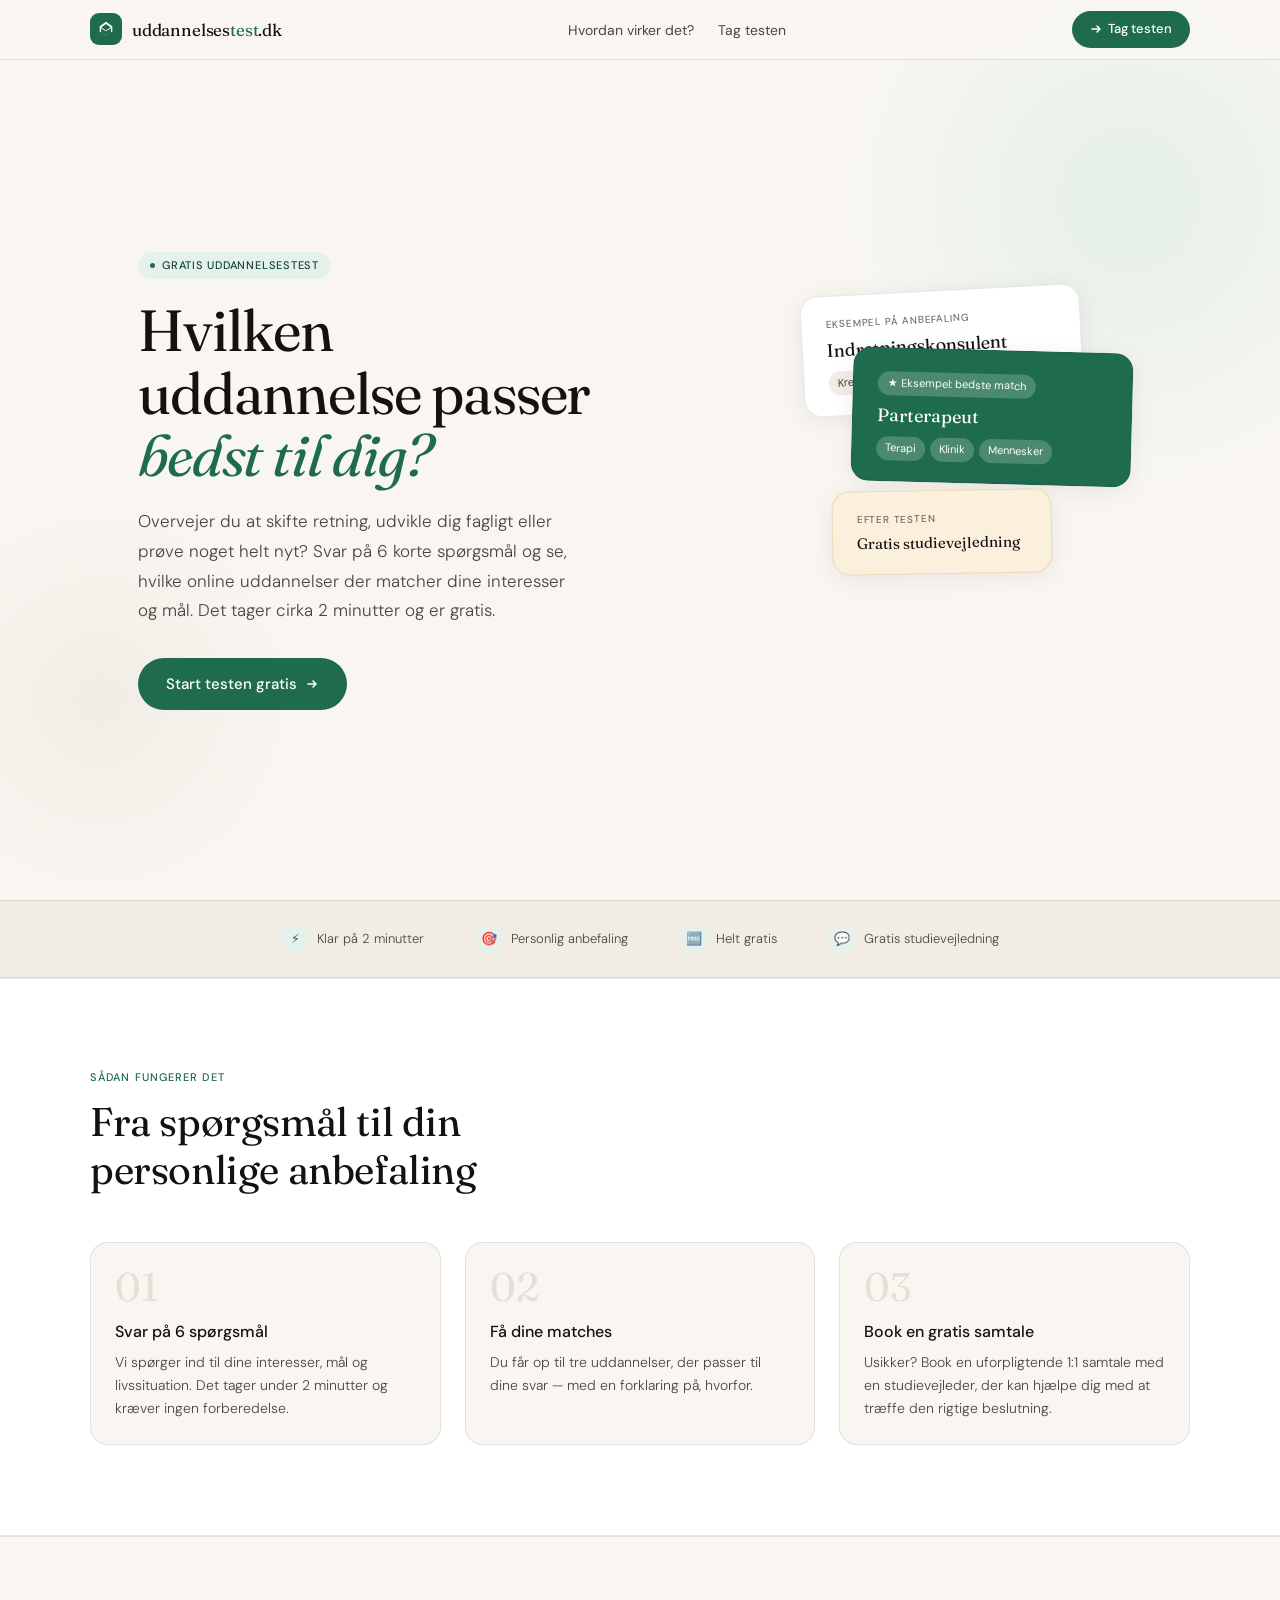
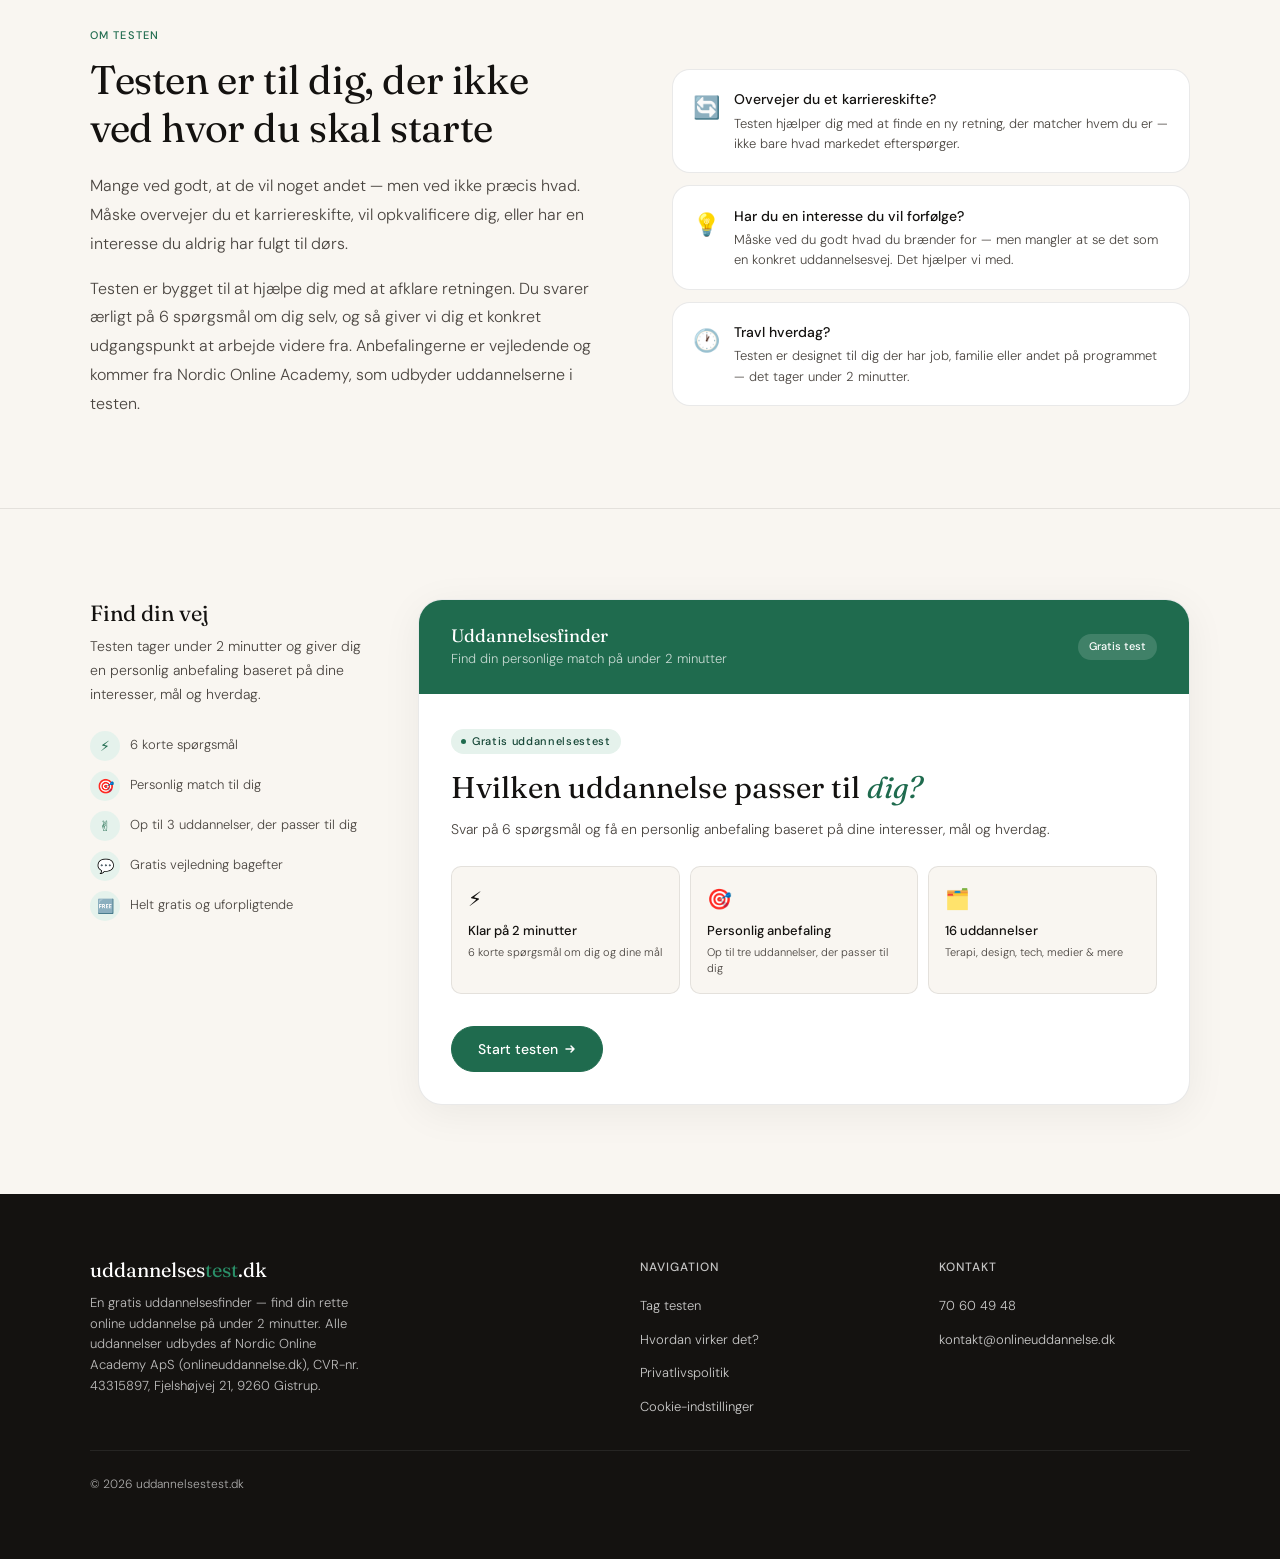
<file: index.html>
<!DOCTYPE html>
<html lang="da">
<head>
<meta charset="UTF-8">
<meta name="viewport" content="width=device-width, initial-scale=1.0">
<title>Uddannelsestest — Find din rette uddannelse | uddannelsestest.dk</title>
<meta name="description" content="Tag vores gratis uddannelsestest og find ud af hvilken online uddannelse der passer til dig. Svar på 6 spørgsmål og få en personlig anbefaling.">
<meta property="og:title" content="Uddannelsestest — Find din rette uddannelse">
<meta property="og:description" content="Svar på 6 spørgsmål og få en personlig anbefaling til din næste uddannelse.">
<meta property="og:url" content="https://uddannelsestest.dk/">
<meta property="og:type" content="website">
<meta property="og:locale" content="da_DK">
<meta property="og:site_name" content="uddannelsestest.dk">
<meta property="og:image" content="https://uddannelsestest.dk/og-image.png">
<meta property="og:image:width" content="1200">
<meta property="og:image:height" content="630">
<meta property="og:image:alt" content="Find din rette uddannelse på 2 minutter — uddannelsestest.dk">
<meta name="twitter:card" content="summary_large_image">
<meta name="twitter:title" content="Uddannelsestest — Find din rette uddannelse">
<meta name="twitter:description" content="Svar på 6 spørgsmål og få en personlig anbefaling til din næste uddannelse.">
<meta name="twitter:image" content="https://uddannelsestest.dk/og-image.png">
<meta name="theme-color" content="#1F6B4E">
<link rel="canonical" href="https://uddannelsestest.dk/">
<link rel="icon" type="image/svg+xml" href="/favicon.svg">
<script type="application/ld+json">{"@context":"https://schema.org","@type":"WebSite","name":"uddannelsestest.dk","url":"https://uddannelsestest.dk/","inLanguage":"da-DK","description":"Gratis uddannelsestest: svar på 6 spørgsmål og få en personlig anbefaling til en online uddannelse."}</script>
<script id="Cookiebot" src="https://consent.cookiebot.com/uc.js" data-cbid="85cb953d-1a6f-4699-96c6-8bc50a665a29" data-blockingmode="auto" type="text/javascript"></script>
<link rel="preload" href="/fonts/dmsans-normal-latin.woff2" as="font" type="font/woff2" crossorigin>
<link rel="preload" href="/fonts/fraunces-normal-latin.woff2" as="font" type="font/woff2" crossorigin>
<link rel="stylesheet" href="/fonts/fonts.css">

<style>
*, *::before, *::after { box-sizing: border-box; margin: 0; padding: 0; }

:root {
  --ink:        #141210;
  --ink-2:      #4A4540;
  --ink-3:      #6F685F;
  --cream:      #F9F6F1;
  --cream-2:    #F1EDE5;
  --cream-3:    #E5DFD5;
  --white:      #FFFFFF;
  --green:      #1F6B4E;
  --green-2:    #2A8F68;
  --green-light:#E5F2EC;
  --green-dark: #144535;
  --teal:       #1A6068;
  --amber:      #C47B1A;
  --amber-light:#FBF0DC;
  --purple:     #4E3F8F;
  --purple-light:#ECEAF8;
  --border:     rgba(20,18,16,0.09);
  --border-2:   rgba(20,18,16,0.16);
  --r:          18px;
  --r-sm:       10px;
  --r-pill:     100px;
  --ease:       cubic-bezier(0.4,0,0.2,1);
  --font-display: 'Fraunces', Georgia, serif;
  --font-body:    'DM Sans', system-ui, sans-serif;
}

html { scroll-behavior: smooth; font-size: 16px; }
body { font-family: var(--font-body); background: var(--cream); color: var(--ink); line-height: 1.6; -webkit-font-smoothing: antialiased; }

/* ══════════════════════════════
   NAV
══════════════════════════════ */
.nav {
  position: fixed; top: 0; left: 0; right: 0;
  z-index: 200;
  background: rgba(249,246,241,0.85);
  backdrop-filter: blur(12px);
  -webkit-backdrop-filter: blur(12px);
  border-bottom: 1px solid var(--border);
  height: 60px;
  display: flex; align-items: center;
  padding: 0 clamp(1rem, 4vw, 3rem);
}
.nav-inner {
  max-width: 1100px; margin: 0 auto; width: 100%;
  display: flex; align-items: center; justify-content: space-between; gap: 1rem;
}
.nav-logo {
  display: flex; align-items: center; gap: 10px;
  text-decoration: none; flex-shrink: 0;
}
.nav-logo-dot {
  width: 32px; height: 32px;
  background: var(--green);
  border-radius: 9px;
  display: grid; place-items: center;
}
.nav-logo-dot svg { width: 18px; height: 18px; fill: white; }
.nav-logo-name {
  font-family: var(--font-display);
  font-size: 17px;
  font-weight: 400;
  color: var(--ink);
  letter-spacing: -0.01em;
}
.nav-logo-tld { color: var(--green); }
.nav-cta {
  display: inline-flex; align-items: center; gap: 6px;
  background: var(--green); color: white;
  font-family: var(--font-body); font-size: 13px; font-weight: 500;
  padding: 8px 18px;
  border-radius: var(--r-pill);
  text-decoration: none;
  border: none; cursor: pointer;
  transition: background 0.18s var(--ease);
  white-space: nowrap;
}
.nav-cta:hover { background: var(--green-dark); }
.nav-links {
  display: flex; align-items: center; gap: 1.5rem;
  list-style: none;
}
.nav-links a {
  font-size: 14px; color: var(--ink-2);
  text-decoration: none;
  transition: color 0.15s;
}
.nav-links a:hover { color: var(--green); }
.nav-links a { white-space: nowrap; }
@media (max-width: 640px) { .nav-links-dup { display: none; } }
@media (max-width: 480px) {
  .nav-inner { gap: .5rem; }
  .nav-logo { gap: 7px; }
  .nav-logo-dot { width: 28px; height: 28px; }
  .nav-logo-name { font-size: 15px; }
  .nav-links { gap: 1rem; }
  .nav-links a { font-size: 13px; }
  .nav-cta { display: none; }
}

/* ══════════════════════════════
   HERO
══════════════════════════════ */
.hero {
  padding-top: 60px;
  min-height: 100svh;
  display: flex; flex-direction: column; justify-content: center;
  position: relative;
  overflow: hidden;
}
.hero-bg {
  position: absolute; inset: 0; z-index: 0;
  background: var(--cream);
}
.hero-bg-circle {
  position: absolute;
  border-radius: 50%;
  opacity: 0.4;
}
.hero-bg-circle.c1 {
  width: 600px; height: 600px;
  background: radial-gradient(circle, #C5E8DA 0%, transparent 70%);
  top: -100px; right: -150px;
}
.hero-bg-circle.c2 {
  width: 400px; height: 400px;
  background: radial-gradient(circle, #E5DFD5 0%, transparent 70%);
  bottom: 0; left: -100px;
}
.hero-inner {
  position: relative; z-index: 1;
  max-width: 1100px; margin: 0 auto; width: 100%;
  padding: clamp(3rem, 8vw, 7rem) clamp(1rem, 4vw, 3rem);
  display: grid; grid-template-columns: 1fr 1fr; gap: 4rem; align-items: center;
}
@media (max-width: 820px) {
  .hero { min-height: auto; }
  .hero-inner { grid-template-columns: 1fr; gap: 2.5rem; padding-top: clamp(2rem, 6vw, 4rem); padding-bottom: clamp(2rem, 6vw, 4rem); }
  .hero-visual { display: none; }
}

.hero-eyebrow {
  display: inline-flex; align-items: center; gap: 7px;
  background: var(--green-light); color: var(--green-dark);
  font-size: 11px; font-weight: 500; letter-spacing: 0.07em; text-transform: uppercase;
  padding: 5px 12px; border-radius: var(--r-pill);
  margin-bottom: 1.25rem;
}
.hero-eyebrow-dot {
  width: 5px; height: 5px; border-radius: 50%; background: var(--green); flex-shrink: 0;
}

.hero-h1 {
  font-family: var(--font-display);
  font-size: clamp(34px, 5.2vw, 58px); text-wrap: balance;
  font-weight: 400; line-height: 1.08;
  letter-spacing: -0.02em;
  color: var(--ink);
  margin-bottom: 1.25rem;
}
.hero-h1 em { font-style: italic; color: var(--green); }

.hero-lead {
  font-size: clamp(15px, 2vw, 17px);
  color: var(--ink-2);
  font-weight: 300; line-height: 1.75;
  margin-bottom: 2rem;
  max-width: 440px;
}

.hero-btns { display: flex; gap: 10px; flex-wrap: wrap; }
.btn-hero {
  display: inline-flex; align-items: center; gap: 8px;
  padding: 14px 28px; border-radius: var(--r-pill);
  font-family: var(--font-body); font-size: 15px; font-weight: 500;
  cursor: pointer; text-decoration: none;
  transition: all 0.18s var(--ease); border: none;
}
.btn-hero.primary { background: var(--green); color: white; }
.btn-hero.primary:hover { background: var(--green-dark); transform: translateY(-1px); box-shadow: 0 6px 20px rgba(31,107,78,0.28); }
.btn-hero.ghost { background: transparent; color: var(--ink); border: 1.5px solid var(--border-2); }
.btn-hero.ghost:hover { background: var(--cream-2); }

.hero-stats {
  display: flex; gap: 2rem; margin-top: 2.5rem; flex-wrap: wrap;
}
.hero-stat-num {
  font-family: var(--font-display); font-size: 28px; font-weight: 400; color: var(--ink);
  line-height: 1;
}
.hero-stat-label { font-size: 12px; color: var(--ink-3); margin-top: 3px; font-weight: 300; }

/* ── HERO VISUAL ── */
.hero-visual { display: flex; justify-content: flex-end; }
@media (max-width: 820px) { .hero-visual { display: none; } }

.hero-card-stack { position: relative; width: 340px; height: 380px; }
@media (max-width: 480px) { .hero-card-stack { width: 300px; height: 340px; } }

.hcard {
  position: absolute;
  background: var(--white);
  border: 1px solid var(--border);
  border-radius: var(--r);
  padding: 1.25rem 1.5rem;
  box-shadow: 0 4px 24px rgba(0,0,0,0.07);
}
.hcard-1 {
  width: 280px; top: 0; left: 0;
  transform: rotate(-3deg);
  background: var(--white);
}
.hcard-2 {
  width: 280px; top: 60px; left: 50px;
  transform: rotate(1.5deg);
  background: var(--green); color: white;
}
.hcard-3 {
  width: 220px; top: 200px; left: 30px;
  transform: rotate(-1deg);
  background: var(--amber-light); border-color: rgba(196,123,26,0.2);
}
.hcard-label {
  font-size: 10px; font-weight: 500; text-transform: uppercase; letter-spacing: 0.08em;
  opacity: 0.6; margin-bottom: 6px;
}
.hcard-title {
  font-family: var(--font-display); font-size: 18px; font-weight: 400; line-height: 1.3;
}
.hcard-1 .hcard-title { color: var(--ink); }
.hcard-2 .hcard-title { color: white; }
.hcard-3 .hcard-title { font-size: 15px; color: var(--ink); }
.hcard-tags {
  display: flex; gap: 5px; flex-wrap: wrap; margin-top: 10px;
}
.hcard-tag {
  font-size: 11px; padding: 3px 9px; border-radius: var(--r-pill);
}
.hcard-1 .hcard-tag { background: var(--cream-2); color: var(--ink-2); }
.hcard-2 .hcard-tag { background: rgba(255,255,255,0.2); color: white; }
.hcard-3 .hcard-tag { background: rgba(196,123,26,0.12); color: var(--amber); }
.hcard-badge {
  display: inline-flex; align-items: center; gap: 5px;
  font-size: 11px; padding: 3px 10px; border-radius: var(--r-pill);
  margin-bottom: 8px;
}
.hcard-2 .hcard-badge { background: rgba(255,255,255,0.2); color: white; }

/* ══════════════════════════════
   HOW IT WORKS
══════════════════════════════ */
.how {
  background: var(--white);
  padding: clamp(3rem, 7vw, 6rem) clamp(1rem, 4vw, 3rem);
  border-top: 1px solid var(--border);
  border-bottom: 1px solid var(--border);
}
.section-inner { max-width: 1100px; margin: 0 auto; }
.section-eyebrow {
  font-size: 11px; font-weight: 500; text-transform: uppercase; letter-spacing: 0.1em;
  color: var(--green); margin-bottom: 0.75rem;
}
.section-title {
  font-family: var(--font-display); font-size: clamp(26px, 4vw, 40px);
  font-weight: 400; color: var(--ink); line-height: 1.2; letter-spacing: -0.01em;
  margin-bottom: 3rem;
  max-width: 500px;
}
.how-grid {
  display: grid; grid-template-columns: repeat(3, 1fr); gap: 1.5rem;
}
@media (max-width: 680px) { .how-grid { grid-template-columns: 1fr; } }
@media (max-width: 760px) { .om-grid { grid-template-columns: 1fr !important; } }

.how-card {
  padding: 1.5rem;
  background: var(--cream);
  border-radius: var(--r);
  border: 1px solid var(--border);
}
.how-num {
  font-family: var(--font-display); font-size: 40px; font-weight: 400;
  color: var(--cream-3); line-height: 1; margin-bottom: 0.75rem;
}
.how-card-title { font-size: 16px; font-weight: 500; color: var(--ink); margin-bottom: 0.4rem; }
.how-card-desc { font-size: 14px; color: var(--ink-2); font-weight: 300; line-height: 1.65; }

/* ══════════════════════════════
   QUIZ SECTION
══════════════════════════════ */
.quiz-section {
  padding: clamp(3rem, 7vw, 6rem) clamp(1rem, 4vw, 3rem);
}
.quiz-section-inner { max-width: 1100px; margin: 0 auto; }
.quiz-layout {
  display: grid; grid-template-columns: 280px 1fr; gap: 3rem; align-items: start;
}
@media (max-width: 900px) {
  .quiz-layout { grid-template-columns: 1fr; }
  .quiz-sidebar { display: none; }
}

/* sidebar */
.quiz-sidebar { position: sticky; top: 80px; }
.sidebar-heading {
  font-family: var(--font-display); font-size: 22px; font-weight: 400;
  color: var(--ink); margin-bottom: 0.5rem; line-height: 1.3;
}
.sidebar-sub { font-size: 14px; color: var(--ink-2); font-weight: 300; line-height: 1.7; margin-bottom: 1.5rem; }
.sidebar-list { list-style: none; display: flex; flex-direction: column; gap: 10px; }
.sidebar-item {
  display: flex; align-items: center; gap: 10px;
  font-size: 13px; color: var(--ink-2); font-weight: 300;
}
.sidebar-icon {
  width: 30px; height: 30px; border-radius: 50%;
  background: var(--green-light); color: var(--green);
  display: grid; place-items: center; font-size: 14px; flex-shrink: 0;
}
.sidebar-noa {
  margin-top: 2rem;
  background: var(--cream-2);
  border: 1px solid var(--border);
  border-radius: var(--r);
  padding: 1rem 1.15rem;
}
.sidebar-noa-label { font-size: 11px; text-transform: uppercase; letter-spacing: 0.08em; color: var(--ink-3); margin-bottom: 6px; font-weight: 500; }
.sidebar-noa-name { font-family: var(--font-display); font-size: 16px; color: var(--ink); margin-bottom: 4px; }
.sidebar-noa-link { font-size: 12px; color: var(--green); text-decoration: none; }
.sidebar-noa-link:hover { text-decoration: underline; }

/* ── QUIZ BOX ── */
.quiz-box {
  background: var(--white);
  border: 1px solid var(--border);
  border-radius: 24px;
  overflow: hidden;
  box-shadow: 0 8px 40px rgba(0,0,0,0.06);
}
.quiz-box-top {
  background: var(--green);
  padding: 1.5rem 2rem;
  display: flex; align-items: center; justify-content: space-between; gap: 1rem;
}
.quiz-box-top-title {
  font-family: var(--font-display); font-size: 18px; font-weight: 400;
  color: white; line-height: 1.3;
}
.quiz-box-top-sub { font-size: 13px; color: rgba(255,255,255,0.75); font-weight: 300; margin-top: 2px; }
.quiz-box-badge {
  background: rgba(255,255,255,0.15); color: white;
  font-size: 11px; font-weight: 500; padding: 4px 11px; border-radius: var(--r-pill);
  white-space: nowrap; flex-shrink: 0;
}
.quiz-body { padding: 2rem; }
@media (max-width: 520px) { .quiz-body { padding: 1.25rem; } }

/* progress inside quiz */
.qprogress-row { display: flex; justify-content: space-between; align-items: center; margin-bottom: 6px; }
.qprogress-label { font-size: 11px; text-transform: uppercase; letter-spacing: 0.08em; color: var(--ink-3); font-weight: 500; }
.qprogress-count { font-size: 11px; color: var(--ink-3); }
.qprogress-track { height: 3px; background: var(--cream-2); border-radius: 2px; overflow: hidden; margin-bottom: 2rem; }
.qprogress-fill { height: 100%; background: var(--green-2); border-radius: 2px; transition: width 0.5s var(--ease); width: 0%; }

/* steps */
.step { display: none; animation: fadeUp 0.32s var(--ease) both; }
.step.active { display: block; }
@keyframes fadeUp { from { opacity:0; transform:translateY(14px); } to { opacity:1; transform:none; } }

/* intro inside quiz */
.qi-eyebrow {
  display: inline-flex; align-items: center; gap: 6px;
  background: var(--green-light); color: var(--green-dark);
  font-size: 11px; font-weight: 500; letter-spacing: 0.06em;
  padding: 4px 10px; border-radius: var(--r-pill); margin-bottom: 1rem;
}
.qi-eyebrow::before { content:''; width:5px; height:5px; background:var(--green); border-radius:50%; display:inline-block; }

.qi-title {
  font-family: var(--font-display); font-size: clamp(22px, 4vw, 30px);
  font-weight: 400; color: var(--ink); line-height: 1.2; margin-bottom: 0.75rem;
}
.qi-title em { font-style: italic; color: var(--green); }
.qi-sub { font-size: 14px; color: var(--ink-2); font-weight: 300; line-height: 1.7; margin-bottom: 1.5rem; }

.qi-grid { display: grid; grid-template-columns: 1fr 1fr 1fr; gap: 10px; margin-bottom: 2rem; }
@media (max-width: 560px) { .qi-grid { grid-template-columns: 1fr 1fr; } }
@media (max-width: 380px) { .qi-grid { grid-template-columns: 1fr; } }
.qi-card {
  background: var(--cream); border: 1px solid var(--border);
  border-radius: var(--r-sm); padding: 1rem;
}
.qi-card-icon { font-size: 20px; margin-bottom: 6px; display: block; }
.qi-card-t { font-size: 13px; font-weight: 500; color: var(--ink); margin-bottom: 2px; }
.qi-card-d { font-size: 11px; color: var(--ink-2); font-weight: 300; line-height: 1.5; }

/* question */
.q-meta { display: flex; align-items: center; gap: 9px; margin-bottom: 0.75rem; }
.q-num {
  width: 26px; height: 26px; border-radius: 50%;
  background: var(--green); color: white;
  font-size: 12px; font-weight: 500;
  display: grid; place-items: center; flex-shrink: 0;
}
.q-meta-text { font-size: 11px; text-transform: uppercase; letter-spacing: 0.08em; color: var(--ink-3); font-weight: 500; }
.q-title {
  font-family: var(--font-display); font-size: clamp(18px, 3vw, 24px);
  font-weight: 400; color: var(--ink); margin-bottom: 0.4rem; line-height: 1.3;
}
.q-hint { font-size: 14px; color: var(--ink-2); font-weight: 300; margin-bottom: 1.5rem; }

/* options */
.opts { display: grid; grid-template-columns: 1fr 1fr; gap: 9px; margin-bottom: 1.75rem; }
.opts[hidden] { display: none; }
.opts.single { grid-template-columns: 1fr; }
@media (max-width: 480px) { .opts { grid-template-columns: 1fr; } }
.opt {
  background: var(--cream); border: 1.5px solid var(--border);
  border-radius: var(--r-sm); padding: 13px 14px;
  cursor: pointer; display: flex; align-items: flex-start; gap: 11px;
  text-align: left;
  transition: border-color 0.15s var(--ease), background 0.15s var(--ease), transform 0.15s var(--ease), box-shadow 0.15s var(--ease);
}
.opt:hover { border-color: var(--green-2); transform: translateY(-1px); box-shadow: 0 3px 12px rgba(31,107,78,0.1); background: var(--white); }
.opt:active { transform: scale(0.99); }
.opt.selected { border-color: var(--green); background: var(--green-light); box-shadow: 0 0 0 1px var(--green); }
button.opt { font: inherit; color: inherit; width: 100%; appearance: none; -webkit-appearance: none; }
.opt-body { display: block; min-width: 0; }
.opt-t, .opt-d { display: block; }
.skip-link { position: absolute; left: 8px; top: -60px; z-index: 400; background: var(--ink); color: #fff; padding: 10px 14px; border-radius: 8px; font-size: 14px; text-decoration: none; }
.skip-link:focus { top: 8px; }
.q-title:focus, .qi-title:focus, .result-intro-title:focus { outline: none; }
.quiz-box { scroll-margin-top: 76px; }
#om { scroll-margin-top: 76px; }
@media (max-width: 520px) { .quiz-box-top { padding-top: .8rem; padding-bottom: .8rem; } .quiz-box-top-sub, .quiz-box-badge { display: none; } }
@media (prefers-reduced-motion: reduce) { html { scroll-behavior: auto; } *, *::before, *::after { animation: none !important; transition: none !important; } }
@media (max-width: 600px) { input[type="text"], input[type="email"], input[type="tel"], select, textarea { font-size: 16px; } }
.opt-ic { font-size: 20px; flex-shrink: 0; margin-top: 1px; line-height: 1; }
.opt-t { font-size: 14px; font-weight: 500; color: var(--ink); line-height: 1.3; margin-bottom: 2px; }
.opt-d { font-size: 13px; color: var(--ink-2); font-weight: 300; line-height: 1.45; }

/* nav buttons */
.btn-row { display: flex; gap: 9px; align-items: center; flex-wrap: wrap; }
.btn {
  display: inline-flex; align-items: center; gap: 6px;
  padding: 10px 20px; border-radius: var(--r-pill);
  font-family: var(--font-body); font-size: 13px; font-weight: 500;
  cursor: pointer; border: 1.5px solid var(--border-2);
  background: transparent; color: var(--ink);
  transition: background 0.15s var(--ease), transform 0.1s;
  text-decoration: none;
}
.btn:hover { background: var(--cream-2); }
.btn:active { transform: scale(0.97); }
.btn.primary { background: var(--green); color: white; border-color: var(--green); }
.btn.primary:hover { background: var(--green-dark); border-color: var(--green-dark); }
.btn.lg { padding: 13px 26px; font-size: 14px; }
.btn { min-height: 44px; }
.btn-hero { min-height: 48px; }
.btn[disabled], .btn.disabled { opacity: 0.35; cursor: not-allowed; pointer-events: none; }

/* ── RESULT ── */
.result-hero-card {
  background: var(--green);
  border-radius: var(--r);
  padding: 1.5rem;
  margin-bottom: 1rem;
  position: relative; overflow: hidden;
}
.result-hero-card::before {
  content:''; position:absolute; top:-80px; right:-80px;
  width:220px; height:220px;
  background: rgba(255,255,255,0.06); border-radius:50%;
}
.result-hero-card::after {
  content:''; position:absolute; bottom:-50px; right:40px;
  width:140px; height:140px;
  background: rgba(255,255,255,0.04); border-radius:50%;
}
.res-badge {
  display: inline-flex; align-items: center; gap: 5px;
  background: rgba(255,255,255,0.2); color: white;
  font-size: 11px; font-weight: 500; padding: 3px 10px; border-radius: var(--r-pill);
  margin-bottom: 0.75rem;
}
.res-title {
  font-family: var(--font-display); font-size: clamp(22px, 4vw, 32px);
  font-weight: 400; color: white; line-height: 1.2; margin-bottom: 4px;
}
.res-cat { font-size: 12px; color: rgba(255,255,255,0.88); margin-bottom: 0.75rem; font-weight: 300; }
.res-desc { font-size: 14px; color: rgba(255,255,255,0.88); font-weight: 300; line-height: 1.7; margin-bottom: 1.1rem; }
.res-traits { display: flex; flex-wrap: wrap; gap: 6px; margin-bottom: 1.25rem; }
.res-trait { background: rgba(255,255,255,0.15); color: white; font-size: 12px; padding: 4px 10px; border-radius: var(--r-pill); }

.alt-card {
  background: var(--cream); border: 1.5px solid var(--border);
  border-radius: var(--r); padding: 1.25rem; margin-bottom: 1rem;
}
.alt-badge {
  display: inline-flex; align-items: center; gap: 5px;
  background: var(--purple-light); color: var(--purple);
  font-size: 11px; font-weight: 500; padding: 3px 10px; border-radius: var(--r-pill);
  margin-bottom: 0.65rem;
}
.alt-title {
  font-family: var(--font-display); font-size: 20px; font-weight: 400;
  color: var(--ink); margin-bottom: 3px; line-height: 1.2;
}
.alt-cat { font-size: 12px; color: var(--ink-3); margin-bottom: 0.65rem; }
.alt-desc { font-size: 13px; color: var(--ink-2); font-weight: 300; line-height: 1.7; margin-bottom: 0.9rem; }
.alt-traits { display: flex; flex-wrap: wrap; gap: 5px; margin-bottom: 1rem; }
.alt-trait { background: var(--white); border: 1px solid var(--border); color: var(--ink-2); font-size: 11px; padding: 3px 9px; border-radius: var(--r-pill); }

/* ── Resultat: interesseprofil + begrundelser ── */
.alt-card[hidden] { display: none; }
.about-note { font-size: 12px; color: var(--ink-3); line-height: 1.6; margin: 0.5rem 0 0; }
.about-note a { color: var(--green); }
.result-intro {
  background: var(--amber-light); border: 1px solid rgba(196,123,26,0.22);
  border-radius: var(--r); padding: 1.25rem 1.5rem; margin-bottom: 1rem;
}
.result-intro-eyebrow { font-size: 11px; font-weight: 500; text-transform: uppercase; letter-spacing: 0.08em; color: var(--amber); margin-bottom: 6px; }
.result-intro-title { font-family: var(--font-display); font-size: clamp(22px, 4vw, 28px); font-weight: 400; color: var(--ink); line-height: 1.2; margin-bottom: 0.85rem; }
.result-intro-about > summary { list-style: none; cursor: pointer; font-size: 14px; font-weight: 500; color: var(--ink); display: flex; align-items: center; justify-content: space-between; gap: 8px; min-height: 28px; }
.result-intro-about > summary::-webkit-details-marker { display: none; }
.result-intro-about > summary::after { content: ''; width: 8px; height: 8px; border-right: 2px solid var(--amber); border-bottom: 2px solid var(--amber); transform: rotate(45deg); margin: -4px 4px 0 0; flex-shrink: 0; transition: transform .2s var(--ease); }
.result-intro-about[open] > summary::after { transform: rotate(-135deg); margin-top: 4px; }
.result-intro-bullets { list-style: none; display: grid; gap: 7px; margin: 0.75rem 0 0.9rem; }
.result-intro-bullets li { position: relative; padding-left: 24px; font-size: 13px; color: var(--ink-2); line-height: 1.55; }
.result-intro-bullets li .ic { position: absolute; left: 0; top: 0; color: var(--amber); font-weight: 600; }
.result-intro-note { font-size: 13px; color: var(--ink-2); font-weight: 300; line-height: 1.6; margin: 0 0 0.9rem; }
.result-intro-btn { background: var(--green); color: white; border-color: var(--green); font-weight: 500; }
.result-intro-btn:hover { background: var(--green-dark); border-color: var(--green-dark); }
.res-facts { font-size: 13px; font-weight: 500; color: rgba(255,255,255,0.92); margin: 0 0 1rem; }
.res-actions { display: flex; flex-wrap: wrap; gap: 9px; position: relative; }
.btn.outline-white { background: transparent; color: white; border-color: white; font-weight: 500; }
.btn.outline-white:hover { background: rgba(255,255,255,0.12); }
@media (max-width: 700px) {
  /* På mobil kommer knapperne lige efter nøglefakta, så første CTA er synlig uden scroll */
  .result-hero-card { display: flex; flex-direction: column; padding: 1.25rem; }
  .result-hero-card > * { order: 20; }
  .result-hero-card > .res-badge { order: 1; align-self: flex-start; }
  .result-hero-card > .res-title { order: 2; }
  .result-hero-card > .res-cat { order: 3; }
  .result-hero-card > .res-facts { order: 4; }
  .result-hero-card > .res-actions { order: 5; margin-bottom: 1.1rem; }
  .result-hero-card > .res-desc { order: 6; }
  .result-hero-card > .why-title { order: 7; }
  .result-hero-card > .why-list { order: 8; }
  .result-hero-card > .why-gain { order: 9; }
  .result-hero-card > .res-traits { order: 10; }
  .result-intro { padding: 1rem 1.15rem; }
  .res-actions .btn { flex: 1 1 100%; justify-content: center; text-align: center; }
}

/* Vejlederkort (venstre kolonne på resultatvisningen) */
.advisor-card { background: var(--cream-2); border: 1px solid var(--border); border-radius: var(--r); padding: 1.25rem 1.35rem; }
.advisor-card-title { font-family: var(--font-display); font-size: 20px; font-weight: 400; color: var(--ink); line-height: 1.3; margin-bottom: 0.9rem; }
.advisor-card .advisor-strip { background: var(--white); margin-bottom: 0.9rem; }
.advisor-card-tel { font-size: 15px; font-weight: 500; margin: 0 0 1rem; }
.advisor-card-tel a { color: var(--green); text-decoration: none; }
.advisor-card .btn { width: 100%; justify-content: center; text-align: center; }
.quiz-sidebar .sidebar-result { display: none; }
.quiz-layout.is-result .quiz-sidebar .sidebar-default { display: none; }
.quiz-layout.is-result .quiz-sidebar .sidebar-result { display: block; }
@media (max-width: 900px) {
  /* På mobil vises vejlederkortet under matchene (efter quiz-boksen) i stedet for at skjules */
  .quiz-layout.is-result .quiz-sidebar { display: block; position: static; order: 2; }
}
.quiz-box-top .qt-result { display: none; }
.quiz-layout.is-result .quiz-box-top .qt-default { display: none; }
.quiz-layout.is-result .quiz-box-top .qt-result { display: block; }

.why-title { font-size: 11px; font-weight: 500; text-transform: uppercase; letter-spacing: 0.08em; margin: 0 0 6px; }
.why-list { list-style: none; display: grid; gap: 5px; margin: 0 0 0.75rem; }
.why-list li { position: relative; padding-left: 22px; font-size: 13px; line-height: 1.5; }
.why-list li::before { content: '✓'; position: absolute; left: 0; top: 0; font-weight: 600; }
.why-gain { font-size: 13px; line-height: 1.6; margin: 0 0 1rem; }
.why-gain strong { font-weight: 500; }
.result-hero-card .why-title { color: rgba(255,255,255,0.7); }
.result-hero-card .why-list li { color: rgba(255,255,255,0.92); }
.result-hero-card .why-list li::before { color: #BFE8D4; }
.result-hero-card .why-gain { color: rgba(255,255,255,0.88); }
.alt-card .why-title { color: var(--ink-3); }
.alt-card .why-list li { color: var(--ink-2); }
.alt-card .why-list li::before { color: var(--green); }
.alt-card .why-gain { color: var(--ink-2); font-weight: 300; }

.divider { border: none; border-top: 1px solid var(--border); margin: 1.75rem 0; }

/* ── CONTACT FORM ── */
.form-ttl {
  font-family: var(--font-display); font-size: 22px; font-weight: 400;
  color: var(--ink); margin-bottom: 0.4rem;
}
.form-sub { font-size: 13px; color: var(--ink-2); font-weight: 300; line-height: 1.7; margin-bottom: 1.25rem; }
.advisor-strip {
  display: flex; align-items: center; gap: 12px;
  background: var(--cream); border: 1px solid var(--border); border-radius: var(--r-sm);
  padding: 12px 14px; margin-bottom: 1.25rem;
}
.av-wrap { display: flex; }
.av {
  width: 36px; height: 36px; border-radius: 50%;
  background: var(--green-light); color: var(--green-dark);
  border: 2px solid var(--white); display: grid; place-items: center;
  font-size: 13px; font-weight: 500; flex-shrink: 0;
}
.av:nth-child(2) { background: var(--purple-light); color: var(--purple); margin-left: -10px; }
.av-text { margin-left: 10px; font-size: 12px; color: var(--ink-2); font-weight: 300; line-height: 1.5; }
.av-text strong { color: var(--ink); font-weight: 500; }
.av-text a { color: var(--green); text-decoration: none; }
.av-text a:hover { text-decoration: underline; }

.fgrid { display: grid; grid-template-columns: 1fr 1fr; gap: 12px; }
@media (max-width: 480px) { .fgrid { grid-template-columns: 1fr; } }
.fgroup { margin-bottom: 12px; }
label { display: block; font-size: 12px; font-weight: 500; color: var(--ink-2); margin-bottom: 4px; }
input[type="text"], input[type="email"], input[type="tel"], select, textarea {
  width: 100%; padding: 9px 13px;
  border: 1.5px solid var(--border-2); border-radius: var(--r-sm);
  font-family: var(--font-body); font-size: 13px;
  color: var(--ink); background: var(--white);
  transition: border-color 0.15s var(--ease), box-shadow 0.15s var(--ease);
  outline: none; -webkit-appearance: none;
}
input:focus, select:focus, textarea:focus {
  border-color: var(--green);
  box-shadow: 0 0 0 3px rgba(31,107,78,0.1);
}
select {
  background-image: url("data:image/svg+xml,%3Csvg xmlns='http://www.w3.org/2000/svg' width='12' height='7'%3E%3Cpath d='M1 1l5 5 5-5' stroke='%238A837A' stroke-width='1.5' fill='none' stroke-linecap='round'/%3E%3C/svg%3E");
  background-repeat: no-repeat; background-position: right 12px center; padding-right: 32px; cursor: pointer;
}
textarea { min-height: 90px; resize: vertical; }
.consent-txt { font-size: 11px; color: var(--ink-3); line-height: 1.6; margin-top: 1rem; }
.consent-txt a { color: var(--green); text-decoration: underline; }
.consent-check { display: flex; gap: 10px; align-items: flex-start; margin-top: 1rem; padding: 12px 14px; background: var(--cream); border: 1px solid var(--border); border-radius: var(--r-sm); }
.consent-check input { width: 18px; height: 18px; margin-top: 2px; flex-shrink: 0; accent-color: var(--green); }
.consent-check label { margin: 0; font-size: 12px; font-weight: 300; line-height: 1.6; color: var(--ink-2); cursor: pointer; }
.hp-field { position: absolute; left: -9999px; width: 1px; height: 1px; overflow: hidden; }
.form-error { display: none; margin-top: 12px; padding: 10px 12px; border-radius: var(--r-sm); background: #FBE9E7; color: #8A2A1B; font-size: 13px; }
.form-error.show { display: block; }
input:focus-visible, select:focus-visible, .opt:focus-visible, .btn:focus-visible, .btn-hero:focus-visible, .nav-cta:focus-visible, a:focus-visible, button:focus-visible { outline: 2px solid var(--green); outline-offset: 2px; }
.consent-check input:focus-visible { outline-offset: 3px; }
input[aria-invalid="true"] { border-color: #B3321F; }
.field-error { display: none; font-size: 13px; color: #8A2A1B; margin-top: 4px; }
.field-error.show { display: block; }
.btn[aria-busy="true"] { opacity: .7; cursor: progress; pointer-events: none; }

.success-box {
  display: none; text-align: center; padding: 2.5rem 1rem;
}
.success-circle {
  width: 56px; height: 56px; background: var(--green-light); border-radius: 50%;
  display: grid; place-items: center; margin: 0 auto 1rem;
  font-size: 24px;
}
.success-t { font-family: var(--font-display); font-size: 22px; margin-bottom: 0.5rem; }
.success-s { font-size: 13px; color: var(--ink-2); font-weight: 300; line-height: 1.7; }

/* ══════════════════════════════
   TRUST BAR
══════════════════════════════ */
.trust-bar {
  background: var(--cream-2);
  border-top: 1px solid var(--border);
  border-bottom: 1px solid var(--border);
  padding: 1.5rem clamp(1rem, 4vw, 3rem);
}
.trust-inner {
  max-width: 1100px; margin: 0 auto;
  display: flex; align-items: center; justify-content: center;
  gap: clamp(1.5rem, 4vw, 4rem); flex-wrap: wrap;
}
.trust-item {
  display: flex; align-items: center; gap: 8px;
  font-size: 13px; color: var(--ink-2); font-weight: 300; white-space: nowrap;
}
.trust-item-icon {
  width: 28px; height: 28px; border-radius: 50%;
  background: var(--green-light); color: var(--green);
  display: grid; place-items: center; font-size: 13px; flex-shrink: 0;
}

/* ══════════════════════════════
   FOOTER
══════════════════════════════ */
.footer {
  background: var(--ink);
  padding: clamp(2.5rem, 5vw, 4rem) clamp(1rem, 4vw, 3rem);
}
.footer-inner {
  max-width: 1100px; margin: 0 auto;
  display: grid; grid-template-columns: 2fr 1fr 1fr; gap: 3rem;
}
@media (max-width: 700px) { .footer-inner { grid-template-columns: 1fr; gap: 2rem; } }

.footer-logo {
  font-family: var(--font-display); font-size: 20px; font-weight: 400;
  color: white; margin-bottom: 0.65rem; line-height: 1.2;
}
.footer-logo span { color: var(--green-2); }
.footer-tagline { font-size: 13px; color: rgba(255,255,255,0.72); font-weight: 300; line-height: 1.6; max-width: 280px; }
.footer-col-title { font-size: 12px; font-weight: 500; color: rgba(255,255,255,0.75); text-transform: uppercase; letter-spacing: 0.08em; margin-bottom: 0.9rem; }
.footer-links { list-style: none; display: flex; flex-direction: column; gap: 8px; }
.footer-links a { font-size: 13px; color: rgba(255,255,255,0.78); text-decoration: none; font-weight: 300; transition: color 0.15s; }
.footer-links a:hover { color: white; }
.footer-bottom {
  max-width: 1100px; margin: 2rem auto 0;
  padding-top: 1.5rem; border-top: 1px solid rgba(255,255,255,0.08);
  display: flex; align-items: center; justify-content: space-between; flex-wrap: wrap; gap: 1rem;
}
.footer-bottom-text { font-size: 12px; color: rgba(255,255,255,0.65); font-weight: 300; }
.footer-noa {
  display: flex; align-items: center; gap: 8px;
  font-size: 12px; color: rgba(255,255,255,0.35); font-weight: 300;
  text-decoration: none;
}
.footer-noa:hover { color: rgba(255,255,255,0.7); }
.footer-noa-dot { width: 18px; height: 18px; background: var(--green); border-radius: 5px; display: grid; place-items: center; }
.footer-noa-dot svg { width: 10px; height: 10px; fill: white; }
</style>
</head>
<body>
<a class="skip-link" href="#quiz">Spring til testen</a>

<!-- ══ NAV ══ -->
<nav class="nav">
  <div class="nav-inner">
    <a href="#" class="nav-logo">
      <div class="nav-logo-dot">
        <svg viewBox="0 0 20 20"><path d="M10 2L3 7v6l7 4 7-4V7L10 2zm0 2.4L15.2 8 10 11.6 4.8 8 10 4.4zM4.5 9.2l5.5 3.2 5.5-3.2V14L10 17.2 4.5 14V9.2z"/></svg>
      </div>
      <span class="nav-logo-name">uddannelses<span class="nav-logo-tld">test</span>.dk</span>
    </a>
    <ul class="nav-links">
      <li><a href="#om">Hvordan virker det?</a></li>
      <li class="nav-links-dup"><a href="#quiz">Tag testen</a></li>

    </ul>
    <a href="#quiz" class="nav-cta" id="nav-cta">
      <svg width="12" height="12" viewBox="0 0 12 12" fill="none"><path d="M2 6h8M7 3l3 3-3 3" stroke="white" stroke-width="1.5" stroke-linecap="round" stroke-linejoin="round"/></svg>
      <span id="nav-cta-label">Tag testen</span>
    </a>
  </div>
</nav>

<!-- ══ HERO ══ -->
<section class="hero">
  <div class="hero-bg">
    <div class="hero-bg-circle c1"></div>
    <div class="hero-bg-circle c2"></div>
  </div>
  <div class="hero-inner">
    <div class="hero-text">
      <div class="hero-eyebrow"><span class="hero-eyebrow-dot"></span>Gratis uddannelsestest</div>
      <h1 class="hero-h1">Hvilken uddannelse passer <em>bedst til dig?</em></h1>
      <p class="hero-lead">Overvejer du at skifte retning, udvikle dig fagligt eller prøve noget helt nyt? Svar på 6 korte spørgsmål og se, hvilke online uddannelser der matcher dine interesser og mål. Det tager cirka 2 minutter og er gratis.</p>
      <div class="hero-btns">
        <a href="#quiz" class="btn-hero primary" onclick="return startQuiz(event)">
          Start testen gratis
          <svg width="14" height="14" viewBox="0 0 14 14" fill="none"><path d="M3 7h8M8 4l3 3-3 3" stroke="white" stroke-width="1.5" stroke-linecap="round" stroke-linejoin="round"/></svg>
        </a>
      </div>

    </div>

    <div class="hero-visual">
      <div class="hero-card-stack">
        <div class="hcard hcard-1">
          <div class="hcard-label">Eksempel på anbefaling</div>
          <div class="hcard-title">Indretningskonsulent</div>
          <div class="hcard-tags">
            <span class="hcard-tag">Kreativitet</span>
            <span class="hcard-tag">Design</span>
            <span class="hcard-tag">Selvstændig</span>
          </div>
        </div>
        <div class="hcard hcard-2">
          <div class="hcard-badge">★ Eksempel: bedste match</div>
          <div class="hcard-title">Parterapeut</div>
          <div class="hcard-tags">
            <span class="hcard-tag">Terapi</span>
            <span class="hcard-tag">Klinik</span>
            <span class="hcard-tag">Mennesker</span>
          </div>
        </div>
        <div class="hcard hcard-3">
          <div class="hcard-label">Efter testen</div>
          <div class="hcard-title">Gratis studievejledning</div>
        </div>
      </div>
    </div>
  </div>
</section>

<!-- ══ TRUST BAR ══ -->
<div class="trust-bar">
  <div class="trust-inner">
    <div class="trust-item"><span class="trust-item-icon">⚡</span>Klar på 2 minutter</div>
    <div class="trust-item"><span class="trust-item-icon">🎯</span>Personlig anbefaling</div>
    <div class="trust-item"><span class="trust-item-icon">🆓</span>Helt gratis</div>
    <div class="trust-item"><span class="trust-item-icon">💬</span>Gratis studievejledning</div>

  </div>
</div>

<!-- ══ HOW IT WORKS ══ -->
<section class="how" id="hvordan">
  <div class="section-inner">
    <div class="section-eyebrow">Sådan fungerer det</div>
    <h2 class="section-title">Fra spørgsmål til din personlige anbefaling</h2>
    <div class="how-grid">
      <div class="how-card">
        <div class="how-num">01</div>
        <div class="how-card-title">Svar på 6 spørgsmål</div>
        <div class="how-card-desc">Vi spørger ind til dine interesser, mål og livssituation. Det tager under 2 minutter og kræver ingen forberedelse.</div>
      </div>
      <div class="how-card">
        <div class="how-num">02</div>
        <div class="how-card-title">Få dine matches</div>
        <div class="how-card-desc">Du får op til tre uddannelser, der passer til dine svar — med en forklaring på, hvorfor.</div>
      </div>
      <div class="how-card">
        <div class="how-num">03</div>
        <div class="how-card-title">Book en gratis samtale</div>
        <div class="how-card-desc">Usikker? Book en uforpligtende 1:1 samtale med en studievejleder, der kan hjælpe dig med at træffe den rigtige beslutning.</div>
      </div>
    </div>
  </div>
</section>

<!-- ══ OM TESTEN ══ -->
<section class="how" id="om" style="background: var(--cream); border-top: 1px solid var(--border); border-bottom: 1px solid var(--border);">
  <div class="section-inner">
    <div class="section-eyebrow">Om testen</div>
    <div class="om-grid" style="display: grid; grid-template-columns: 1fr 1fr; gap: 4rem; align-items: center;">
      <div>
        <h2 class="section-title" style="margin-bottom: 1.25rem;">Testen er til dig, der ikke ved hvor du skal starte</h2>
        <p style="font-size: 16px; color: var(--ink-2); font-weight: 300; line-height: 1.8; margin-bottom: 1rem;">Mange ved godt, at de vil noget andet — men ved ikke præcis hvad. Måske overvejer du et karriereskifte, vil opkvalificere dig, eller har en interesse du aldrig har fulgt til dørs.</p>
        <p style="font-size: 16px; color: var(--ink-2); font-weight: 300; line-height: 1.8;">Testen er bygget til at hjælpe dig med at afklare retningen. Du svarer ærligt på 6 spørgsmål om dig selv, og så giver vi dig et konkret udgangspunkt at arbejde videre fra. Anbefalingerne er vejledende og kommer fra Nordic Online Academy, som udbyder uddannelserne i testen.</p>
      </div>
      <div style="display: flex; flex-direction: column; gap: 12px;">
        <div style="display: flex; gap: 14px; align-items: flex-start; background: var(--white); border: 1px solid var(--border); border-radius: var(--r); padding: 1.15rem 1.25rem;">
          <span style="font-size: 22px; flex-shrink:0; margin-top:2px;">🔄</span>
          <div>
            <div style="font-size: 14px; font-weight: 500; color: var(--ink); margin-bottom: 3px;">Overvejer du et karriereskifte?</div>
            <div style="font-size: 13px; color: var(--ink-2); font-weight: 300; line-height: 1.55;">Testen hjælper dig med at finde en ny retning, der matcher hvem du er — ikke bare hvad markedet efterspørger.</div>
          </div>
        </div>
        <div style="display: flex; gap: 14px; align-items: flex-start; background: var(--white); border: 1px solid var(--border); border-radius: var(--r); padding: 1.15rem 1.25rem;">
          <span style="font-size: 22px; flex-shrink:0; margin-top:2px;">💡</span>
          <div>
            <div style="font-size: 14px; font-weight: 500; color: var(--ink); margin-bottom: 3px;">Har du en interesse du vil forfølge?</div>
            <div style="font-size: 13px; color: var(--ink-2); font-weight: 300; line-height: 1.55;">Måske ved du godt hvad du brænder for — men mangler at se det som en konkret uddannelsesvej. Det hjælper vi med.</div>
          </div>
        </div>
        <div style="display: flex; gap: 14px; align-items: flex-start; background: var(--white); border: 1px solid var(--border); border-radius: var(--r); padding: 1.15rem 1.25rem;">
          <span style="font-size: 22px; flex-shrink:0; margin-top:2px;">🕐</span>
          <div>
            <div style="font-size: 14px; font-weight: 500; color: var(--ink); margin-bottom: 3px;">Travl hverdag?</div>
            <div style="font-size: 13px; color: var(--ink-2); font-weight: 300; line-height: 1.55;">Testen er designet til dig der har job, familie eller andet på programmet — det tager under 2 minutter.</div>
          </div>
        </div>
      </div>
    </div>
  </div>
</section>

<!-- ══ QUIZ SECTION ══ -->
<section class="quiz-section" id="quiz">
  <div class="quiz-section-inner">
    <div class="quiz-layout" id="quiz-layout">

      <!-- sidebar -->
      <aside class="quiz-sidebar">
        <div class="sidebar-result">
          <div class="advisor-card" id="advisor-card">
            <div class="advisor-card-title">Er du i tvivl? Få en gratis snak med en studievejleder</div>
            <div class="advisor-strip">
              <div class="av-wrap"><div class="av">K</div><div class="av">M</div></div>
              <div class="av-text"><strong>Kristoffer &amp; Mikkel</strong><br>Studievejledere, klar på hverdage kl. 9–15</div>
            </div>
            <p class="advisor-card-tel"><a href="tel:+4570604948">Tlf. +45 70 60 49 48</a></p>
            <a class="btn primary" href="https://onlineuddannelse.dk/studievejledning/" target="_blank" rel="noopener" data-booking="sidekort">Book gratis vejledning</a>
          </div>
        </div>
        <div class="sidebar-default">
        <div class="sidebar-heading">Find din vej</div>
        <p class="sidebar-sub">Testen tager under 2 minutter og giver dig en personlig anbefaling baseret på dine interesser, mål og hverdag.</p>
        <ul class="sidebar-list">
          <li class="sidebar-item"><span class="sidebar-icon">⚡</span>6 korte spørgsmål</li>
          <li class="sidebar-item"><span class="sidebar-icon">🎯</span>Personlig match til dig</li>
          <li class="sidebar-item"><span class="sidebar-icon">✌️</span>Op til 3 uddannelser, der passer til dig</li>
          <li class="sidebar-item"><span class="sidebar-icon">💬</span>Gratis vejledning bagefter</li>
          <li class="sidebar-item"><span class="sidebar-icon">🆓</span>Helt gratis og uforpligtende</li>
        </ul>
        </div>
      </aside>

      <!-- quiz box -->
      <div class="quiz-box">
        <div class="quiz-box-top">
          <div>
            <div class="quiz-box-top-title qt-default">Uddannelsesfinder</div>
            <div class="quiz-box-top-title qt-result">Dit personlige resultat</div>
            <div class="quiz-box-top-sub qt-default">Find din personlige match på under 2 minutter</div>
          </div>
          <div class="quiz-box-badge qt-default">Gratis test</div>
        </div>

        <div class="quiz-body">
          <div id="progress-wrap-q" style="display:none; margin-bottom:1.5rem;">
            <div class="qprogress-row">
              <span class="qprogress-label">Fremskridt</span>
              <span class="qprogress-count" id="qprogress-count">Spørgsmål 1 af 6</span>
            </div>
            <div class="qprogress-track" role="progressbar" aria-label="Fremskridt i testen" aria-valuemin="0" aria-valuemax="100" aria-valuenow="0" id="qprogress-track">
              <div class="qprogress-fill" id="qprogress-fill"></div>
            </div>
          </div>

          <!-- INTRO -->
          <div class="step active" id="step-0">
            <div class="qi-eyebrow">Gratis uddannelsestest</div>
            <h2 class="qi-title">Hvilken uddannelse passer til <em>dig?</em></h2>
            <p class="qi-sub">Svar på 6 spørgsmål og få en personlig anbefaling baseret på dine interesser, mål og hverdag.</p>
            <div class="qi-grid">
              <div class="qi-card"><span class="qi-card-icon">⚡</span><div class="qi-card-t">Klar på 2 minutter</div><div class="qi-card-d">6 korte spørgsmål om dig og dine mål</div></div>
              <div class="qi-card"><span class="qi-card-icon">🎯</span><div class="qi-card-t">Personlig anbefaling</div><div class="qi-card-d">Op til tre uddannelser, der passer til dig</div></div>
              <div class="qi-card"><span class="qi-card-icon">🗂️</span><div class="qi-card-t">16 uddannelser</div><div class="qi-card-d">Terapi, design, tech, medier & mere</div></div>
            </div>
            <div class="btn-row">
              <button class="btn primary lg" onclick="goTo(1)">Start testen
                <svg width="12" height="12" viewBox="0 0 12 12" fill="none"><path d="M2 6h8M7 3l3 3-3 3" stroke="white" stroke-width="1.5" stroke-linecap="round" stroke-linejoin="round"/></svg>
              </button>
            </div>
          </div>

          <!-- Q1 -->
          <div class="step" id="step-1">
            <div class="q-meta"><span class="q-num">1</span><span class="q-meta-text">Spørgsmål 1 af 6</span></div>
            <h2 class="q-title">Hvad tiltrækker dig mest?</h2>
            <p class="q-hint">Vælg den kategori, der resonerer mest med dig.</p>
            <div class="opts" id="q1-opts">
              <button type="button" class="opt" data-q="1" data-v="terapi" onclick="selectOpt(this)" aria-pressed="false"><span class="opt-ic" aria-hidden="true">🤝</span><span class="opt-body"><span class="opt-t">Hjælpe mennesker</span><span class="opt-d">Rådgivning, terapi og samtaler</span></span></button>
              <button type="button" class="opt" data-q="1" data-v="kreativ" onclick="selectOpt(this)" aria-pressed="false"><span class="opt-ic" aria-hidden="true">🎨</span><span class="opt-body"><span class="opt-t">Skabe og designe</span><span class="opt-d">Æstetik, rum og visuelle udtryk</span></span></button>
              <button type="button" class="opt" data-q="1" data-v="tech" onclick="selectOpt(this)" aria-pressed="false"><span class="opt-ic" aria-hidden="true">💻</span><span class="opt-body"><span class="opt-t">Bygge og kode</span><span class="opt-d">Teknologi og digitale løsninger</span></span></button>
              <button type="button" class="opt" data-q="1" data-v="medie" onclick="selectOpt(this)" aria-pressed="false"><span class="opt-ic" aria-hidden="true">📸</span><span class="opt-body"><span class="opt-t">Fortælle og vise</span><span class="opt-d">Foto, video og skrivning</span></span></button>
              <button type="button" class="opt" data-q="1" data-v="sundhed" onclick="selectOpt(this)" aria-pressed="false"><span class="opt-ic" aria-hidden="true">🥗</span><span class="opt-body"><span class="opt-t">Sundhed og krop</span><span class="opt-d">Kost, velvære og et sundt liv</span></span></button>
              <button type="button" class="opt" data-q="1" data-v="business" onclick="selectOpt(this)" aria-pressed="false"><span class="opt-ic" aria-hidden="true">🧭</span><span class="opt-body"><span class="opt-t">HR og arbejdsliv</span><span class="opt-d">Rekruttering, medarbejdere og trivsel</span></span></button>
            </div>
            <div class="btn-row"><button class="btn" onclick="goTo(0)">← Tilbage</button><button class="btn primary disabled" id="next-1" disabled aria-disabled="true" onclick="goTo(2)">Næste →</button></div>
          </div>

          <!-- Q2 (afhænger af svaret på spørgsmål 1) -->
          <div class="step" id="step-2">
            <div class="q-meta"><span class="q-num">2</span><span class="q-meta-text">Spørgsmål 2 af 6</span></div>
            <h2 class="q-title" id="q2-title">Hvad vil du helst arbejde med?</h2>
            <p class="q-hint" id="q2-hint">Vælg det, der føles mest meningsfuldt.</p>
              <div class="opts" id="q2-opts-terapi" data-branch="terapi" hidden>
                <button type="button" class="opt" data-q="2" data-v="t_par" onclick="selectOpt(this)" aria-pressed="false"><span class="opt-ic" aria-hidden="true">💞</span><span class="opt-body"><span class="opt-t">Parforhold og relationer</span><span class="opt-d">Kommunikation, nærhed og konflikter</span></span></button>
                <button type="button" class="opt" data-q="2" data-v="t_sex" onclick="selectOpt(this)" aria-pressed="false"><span class="opt-ic" aria-hidden="true">🌹</span><span class="opt-body"><span class="opt-t">Seksualitet og intimitet</span><span class="opt-d">Seksuel sundhed og trivsel</span></span></button>
                <button type="button" class="opt" data-q="2" data-v="t_selv" onclick="selectOpt(this)" aria-pressed="false"><span class="opt-ic" aria-hidden="true">🌱</span><span class="opt-body"><span class="opt-t">Selvværd og trivsel</span><span class="opt-d">At styrke troen på sig selv</span></span></button>
                <button type="button" class="opt" data-q="2" data-v="t_boern" onclick="selectOpt(this)" aria-pressed="false"><span class="opt-ic" aria-hidden="true">🧒</span><span class="opt-body"><span class="opt-t">Børn og unges udfordringer</span><span class="opt-d">Fx ADHD og autisme</span></span></button>
                <button type="button" class="opt" data-q="2" data-v="t_fam" onclick="selectOpt(this)" aria-pressed="false"><span class="opt-ic" aria-hidden="true">👨‍👩‍👧</span><span class="opt-body"><span class="opt-t">Familier i sårbare situationer</span><span class="opt-d">Støtte og systemisk indsigt</span></span></button>
                <button type="button" class="opt" data-q="2" data-v="t_udv" onclick="selectOpt(this)" aria-pressed="false"><span class="opt-ic" aria-hidden="true">🚀</span><span class="opt-body"><span class="opt-t">Mål og personlig udvikling</span><span class="opt-d">Motivation, forandring og coaching</span></span></button>
                <button type="button" class="opt" data-q="2" data-v="t_praksis" onclick="selectOpt(this)" aria-pressed="false"><span class="opt-ic" aria-hidden="true">🏡</span><span class="opt-body"><span class="opt-t">At drive min egen terapeutiske praksis</span><span class="opt-d">Forretning, klienter og at leve af det</span></span></button>
                <button type="button" class="opt" data-q="2" data-v="t_ved" onclick="selectOpt(this)" aria-pressed="false"><span class="opt-ic" aria-hidden="true">🤔</span><span class="opt-body"><span class="opt-t">Jeg ved det ikke endnu</span><span class="opt-d">Lidt af hvert</span></span></button>
              </div>
              <div class="opts" id="q2-opts-kreativ" data-branch="kreativ" hidden>
                <button type="button" class="opt" data-q="2" data-v="k_hjem" onclick="selectOpt(this)" aria-pressed="false"><span class="opt-ic" aria-hidden="true">🏠</span><span class="opt-body"><span class="opt-t">Hjem og rum</span><span class="opt-d">Indretning af private hjem</span></span></button>
                <button type="button" class="opt" data-q="2" data-v="k_proj" onclick="selectOpt(this)" aria-pressed="false"><span class="opt-ic" aria-hidden="true">📐</span><span class="opt-body"><span class="opt-t">Større indretningsprojekter</span><span class="opt-d">Planløsninger og projektledelse</span></span></button>
                <button type="button" class="opt" data-q="2" data-v="k_butik" onclick="selectOpt(this)" aria-pressed="false"><span class="opt-ic" aria-hidden="true">🛍️</span><span class="opt-body"><span class="opt-t">Butikker og vinduer</span><span class="opt-d">Dekoration, skilte og kampagner</span></span></button>
                <button type="button" class="opt" data-q="2" data-v="k_ved" onclick="selectOpt(this)" aria-pressed="false"><span class="opt-ic" aria-hidden="true">🤔</span><span class="opt-body"><span class="opt-t">Ved ikke endnu</span><span class="opt-d">Lidt af hvert</span></span></button>
              </div>
              <div class="opts" id="q2-opts-medie" data-branch="medie" hidden>
                <button type="button" class="opt" data-q="2" data-v="m_foto" onclick="selectOpt(this)" aria-pressed="false"><span class="opt-ic" aria-hidden="true">📷</span><span class="opt-body"><span class="opt-t">Gennem fotos</span><span class="opt-d">Billeder, der fortæller en historie</span></span></button>
                <button type="button" class="opt" data-q="2" data-v="m_video" onclick="selectOpt(this)" aria-pressed="false"><span class="opt-ic" aria-hidden="true">🎬</span><span class="opt-body"><span class="opt-t">Gennem video</span><span class="opt-d">Levende billeder, lyd og redigering</span></span></button>
                <button type="button" class="opt" data-q="2" data-v="m_tekst" onclick="selectOpt(this)" aria-pressed="false"><span class="opt-ic" aria-hidden="true">✍️</span><span class="opt-body"><span class="opt-t">Gennem tekst og historier</span><span class="opt-d">Bøger, manuskripter og skrivning</span></span></button>
                <button type="button" class="opt" data-q="2" data-v="m_ved" onclick="selectOpt(this)" aria-pressed="false"><span class="opt-ic" aria-hidden="true">🤔</span><span class="opt-body"><span class="opt-t">Ved ikke endnu</span><span class="opt-d">Lidt af hvert</span></span></button>
              </div>
              <div class="opts" id="q2-opts-tech" data-branch="tech" hidden>
                <button type="button" class="opt" data-q="2" data-v="x_terapi" onclick="selectOpt(this)" aria-pressed="false"><span class="opt-ic" aria-hidden="true">🤝</span><span class="opt-body"><span class="opt-t">Hjælpe mennesker</span><span class="opt-d">Terapi, rådgivning og coaching</span></span></button>
                <button type="button" class="opt" data-q="2" data-v="x_kreativ" onclick="selectOpt(this)" aria-pressed="false"><span class="opt-ic" aria-hidden="true">🎨</span><span class="opt-body"><span class="opt-t">Skabe og designe</span><span class="opt-d">Indretning, styling og æstetik</span></span></button>
                <button type="button" class="opt" data-q="2" data-v="x_medie" onclick="selectOpt(this)" aria-pressed="false"><span class="opt-ic" aria-hidden="true">📸</span><span class="opt-body"><span class="opt-t">Fortælle og vise</span><span class="opt-d">Foto, video og skrivning</span></span></button>
                <button type="button" class="opt" data-q="2" data-v="x_sundhed" onclick="selectOpt(this)" aria-pressed="false"><span class="opt-ic" aria-hidden="true">🥗</span><span class="opt-body"><span class="opt-t">Sundhed og krop</span><span class="opt-d">Kost, velvære og en sund livsstil</span></span></button>
                <button type="button" class="opt" data-q="2" data-v="x_business" onclick="selectOpt(this)" aria-pressed="false"><span class="opt-ic" aria-hidden="true">🧭</span><span class="opt-body"><span class="opt-t">HR og arbejdsliv</span><span class="opt-d">Rekruttering, medarbejdere og trivsel</span></span></button>
                <button type="button" class="opt" data-q="2" data-v="x_ingen" onclick="selectOpt(this)" aria-pressed="false"><span class="opt-ic" aria-hidden="true">👍</span><span class="opt-body"><span class="opt-t">Nej, det her er det, jeg vil</span><span class="opt-d">Jeg er afklaret med min hovedinteresse</span></span></button>
              </div>
              <div class="opts" id="q2-opts-sundhed" data-branch="sundhed" hidden>
                <button type="button" class="opt" data-q="2" data-v="x_terapi" onclick="selectOpt(this)" aria-pressed="false"><span class="opt-ic" aria-hidden="true">🤝</span><span class="opt-body"><span class="opt-t">Hjælpe mennesker</span><span class="opt-d">Terapi, rådgivning og coaching</span></span></button>
                <button type="button" class="opt" data-q="2" data-v="x_kreativ" onclick="selectOpt(this)" aria-pressed="false"><span class="opt-ic" aria-hidden="true">🎨</span><span class="opt-body"><span class="opt-t">Skabe og designe</span><span class="opt-d">Indretning, styling og æstetik</span></span></button>
                <button type="button" class="opt" data-q="2" data-v="x_medie" onclick="selectOpt(this)" aria-pressed="false"><span class="opt-ic" aria-hidden="true">📸</span><span class="opt-body"><span class="opt-t">Fortælle og vise</span><span class="opt-d">Foto, video og skrivning</span></span></button>
                <button type="button" class="opt" data-q="2" data-v="x_tech" onclick="selectOpt(this)" aria-pressed="false"><span class="opt-ic" aria-hidden="true">💻</span><span class="opt-body"><span class="opt-t">Bygge og kode</span><span class="opt-d">Teknologi og digitale løsninger</span></span></button>
                <button type="button" class="opt" data-q="2" data-v="x_business" onclick="selectOpt(this)" aria-pressed="false"><span class="opt-ic" aria-hidden="true">🧭</span><span class="opt-body"><span class="opt-t">HR og arbejdsliv</span><span class="opt-d">Rekruttering, medarbejdere og trivsel</span></span></button>
                <button type="button" class="opt" data-q="2" data-v="x_ingen" onclick="selectOpt(this)" aria-pressed="false"><span class="opt-ic" aria-hidden="true">👍</span><span class="opt-body"><span class="opt-t">Nej, det her er det, jeg vil</span><span class="opt-d">Jeg er afklaret med min hovedinteresse</span></span></button>
              </div>
              <div class="opts" id="q2-opts-business" data-branch="business" hidden>
                <button type="button" class="opt" data-q="2" data-v="x_terapi" onclick="selectOpt(this)" aria-pressed="false"><span class="opt-ic" aria-hidden="true">🤝</span><span class="opt-body"><span class="opt-t">Hjælpe mennesker</span><span class="opt-d">Terapi, rådgivning og coaching</span></span></button>
                <button type="button" class="opt" data-q="2" data-v="x_kreativ" onclick="selectOpt(this)" aria-pressed="false"><span class="opt-ic" aria-hidden="true">🎨</span><span class="opt-body"><span class="opt-t">Skabe og designe</span><span class="opt-d">Indretning, styling og æstetik</span></span></button>
                <button type="button" class="opt" data-q="2" data-v="x_medie" onclick="selectOpt(this)" aria-pressed="false"><span class="opt-ic" aria-hidden="true">📸</span><span class="opt-body"><span class="opt-t">Fortælle og vise</span><span class="opt-d">Foto, video og skrivning</span></span></button>
                <button type="button" class="opt" data-q="2" data-v="x_tech" onclick="selectOpt(this)" aria-pressed="false"><span class="opt-ic" aria-hidden="true">💻</span><span class="opt-body"><span class="opt-t">Bygge og kode</span><span class="opt-d">Teknologi og digitale løsninger</span></span></button>
                <button type="button" class="opt" data-q="2" data-v="x_sundhed" onclick="selectOpt(this)" aria-pressed="false"><span class="opt-ic" aria-hidden="true">🥗</span><span class="opt-body"><span class="opt-t">Sundhed og krop</span><span class="opt-d">Kost, velvære og en sund livsstil</span></span></button>
                <button type="button" class="opt" data-q="2" data-v="x_ingen" onclick="selectOpt(this)" aria-pressed="false"><span class="opt-ic" aria-hidden="true">👍</span><span class="opt-body"><span class="opt-t">Nej, det her er det, jeg vil</span><span class="opt-d">Jeg er afklaret med min hovedinteresse</span></span></button>
              </div>
            <div class="btn-row"><button class="btn" onclick="goTo(1)">← Tilbage</button><button class="btn primary disabled" id="next-2" disabled aria-disabled="true" onclick="goTo(3)">Næste →</button></div>
          </div>

          <!-- Q3 -->
          <div class="step" id="step-3">
            <div class="q-meta"><span class="q-num">3</span><span class="q-meta-text">Spørgsmål 3 af 6</span></div>
            <h2 class="q-title">Hvad er dit primære mål?</h2>
            <p class="q-hint">Vær ærlig — det hjælper os med den bedste match.</p>
            <div class="opts single" id="q3-opts">
              <button type="button" class="opt" data-q="3" data-v="selvstaendig" onclick="selectOpt(this)" aria-pressed="false"><span class="opt-ic" aria-hidden="true">🏢</span><span class="opt-body"><span class="opt-t">Starte min egen praksis eller virksomhed</span><span class="opt-d">Jeg drømmer om at arbejde for mig selv</span></span></button>
              <button type="button" class="opt" data-q="3" data-v="job" onclick="selectOpt(this)" aria-pressed="false"><span class="opt-ic" aria-hidden="true">💼</span><span class="opt-body"><span class="opt-t">Videre til et nyt job, en ny rolle eller en ny branche</span><span class="opt-d">Jeg vil noget mere end det, jeg laver nu</span></span></button>
              <button type="button" class="opt" data-q="3" data-v="opkvalificering" onclick="selectOpt(this)" aria-pressed="false"><span class="opt-ic" aria-hidden="true">📈</span><span class="opt-body"><span class="opt-t">Styrke min faglighed i det job, jeg har</span><span class="opt-d">Dybere viden og flere kompetencer</span></span></button>
              <button type="button" class="opt" data-q="3" data-v="personlig" onclick="selectOpt(this)" aria-pressed="false"><span class="opt-ic" aria-hidden="true">✨</span><span class="opt-body"><span class="opt-t">Personlig interesse og udvikling</span><span class="opt-d">Lære noget nyt, der giver mening for mig</span></span></button>
            </div>
            <div class="btn-row"><button class="btn" onclick="goTo(2)">← Tilbage</button><button class="btn primary disabled" id="next-3" disabled aria-disabled="true" onclick="goTo(4)">Næste →</button></div>
          </div>

          <!-- Q4 -->
          <div class="step" id="step-4">
            <div class="q-meta"><span class="q-num">4</span><span class="q-meta-text">Spørgsmål 4 af 6</span></div>
            <h2 class="q-title">Hvilken livssituation er du i?</h2>
            <p class="q-hint">Uddannelsestest.dk er skabt til hverdagslivet.</p>
            <div class="opts single" id="q4-opts">
              <button type="button" class="opt" data-q="4" data-v="job_og_studie" onclick="selectOpt(this)" aria-pressed="false"><span class="opt-ic" aria-hidden="true">⚡</span><span class="opt-body"><span class="opt-t">Arbejder og vil studere ved siden af</span><span class="opt-d">Fleksibilitet er afgørende for mig</span></span></button>
              <button type="button" class="opt" data-q="4" data-v="ledig" onclick="selectOpt(this)" aria-pressed="false"><span class="opt-ic" aria-hidden="true">🔍</span><span class="opt-body"><span class="opt-t">Ledig og søger ny retning</span><span class="opt-d">Jeg har tid og vil i gang med noget nyt</span></span></button>
              <button type="button" class="opt" data-q="4" data-v="familie" onclick="selectOpt(this)" aria-pressed="false"><span class="opt-ic" aria-hidden="true">👶</span><span class="opt-body"><span class="opt-t">Barsel eller travl familietid</span><span class="opt-d">Studerer i korte bidder, når det passer</span></span></button>
              <button type="button" class="opt" data-q="4" data-v="karriereskifte" onclick="selectOpt(this)" aria-pressed="false"><span class="opt-ic" aria-hidden="true">🚀</span><span class="opt-body"><span class="opt-t">Klar til et fuldt karriereskifte</span><span class="opt-d">Motiveret og klar til at investere seriøst</span></span></button>
            </div>
            <div class="btn-row"><button class="btn" onclick="goTo(3)">← Tilbage</button><button class="btn primary disabled" id="next-4" disabled aria-disabled="true" onclick="goTo(5)">Næste →</button></div>
          </div>

          <!-- Q5 -->
          <div class="step" id="step-5">
            <div class="q-meta"><span class="q-num">5</span><span class="q-meta-text">Spørgsmål 5 af 6</span></div>
            <h2 class="q-title" id="q5-title">Hvor meget erfaring har du inden for det område, du interesserer dig for?</h2>
            <div class="opts single" id="q5-opts">
              <button type="button" class="opt" data-q="5" data-v="nystart" onclick="selectOpt(this)" aria-pressed="false"><span class="opt-ic" aria-hidden="true">🌱</span><span class="opt-body"><span class="opt-t">Ingen, jeg starter helt fra bunden</span><span class="opt-d">Alt er nyt for mig</span></span></button>
              <button type="button" class="opt" data-q="5" data-v="erfaring" onclick="selectOpt(this)" aria-pressed="false"><span class="opt-ic" aria-hidden="true">🔧</span><span class="opt-body"><span class="opt-t">Lidt, fra arbejde, hobby eller privat</span><span class="opt-d">Jeg har prøvet kræfter med det</span></span></button>
              <button type="button" class="opt" data-q="5" data-v="professionel" onclick="selectOpt(this)" aria-pressed="false"><span class="opt-ic" aria-hidden="true">🎓</span><span class="opt-body"><span class="opt-t">Meget, jeg arbejder allerede professionelt inden for området</span><span class="opt-d">Jeg vil dygtiggøre mig og komme videre</span></span></button>
            </div>
            <div class="btn-row"><button class="btn" onclick="goTo(4)">← Tilbage</button><button class="btn primary disabled" id="next-5" disabled aria-disabled="true" onclick="goTo(6)">Næste →</button></div>
          </div>

          <!-- Q6 -->
          <div class="step" id="step-6">
            <div class="q-meta"><span class="q-num">6</span><span class="q-meta-text">Sidste spørgsmål!</span></div>
            <h2 class="q-title">Hvilken type opgave giver dig mest energi?</h2>
            <p class="q-hint">Tænk på, hvad du glemmer tiden over.</p>
            <div class="opts" id="q6-opts">
              <button type="button" class="opt" data-q="6" data-v="lytte" onclick="selectOpt(this)" aria-pressed="false"><span class="opt-ic" aria-hidden="true">👂</span><span class="opt-body"><span class="opt-t">At sidde 1:1 og lytte til andre</span><span class="opt-d">Hjælpe en person videre</span></span></button>
              <button type="button" class="opt" data-q="6" data-v="analysere" onclick="selectOpt(this)" aria-pressed="false"><span class="opt-ic" aria-hidden="true">🔍</span><span class="opt-body"><span class="opt-t">At analysere og finde en løsning</span><span class="opt-d">Struktur, logik og detaljer</span></span></button>
              <button type="button" class="opt" data-q="6" data-v="visuelt" onclick="selectOpt(this)" aria-pressed="false"><span class="opt-ic" aria-hidden="true">🖼️</span><span class="opt-body"><span class="opt-t">At forme noget visuelt</span><span class="opt-d">Rum, billeder eller video</span></span></button>
              <button type="button" class="opt" data-q="6" data-v="skrive" onclick="selectOpt(this)" aria-pressed="false"><span class="opt-ic" aria-hidden="true">✍️</span><span class="opt-body"><span class="opt-t">At skrive og fortælle historier</span><span class="opt-d">Ord, idéer og formidling</span></span></button>
              <button type="button" class="opt" data-q="6" data-v="lede" onclick="selectOpt(this)" aria-pressed="false"><span class="opt-ic" aria-hidden="true">🗂️</span><span class="opt-body"><span class="opt-t">At planlægge, organisere og lede</span><span class="opt-d">Overblik, mennesker og processer</span></span></button>
            </div>
            <div class="btn-row"><button class="btn" onclick="goTo(5)">← Tilbage</button><button class="btn primary disabled" id="next-6" disabled aria-disabled="true" onclick="goTo('gate')">Næste →</button></div>
          </div>

          <!-- GATE: oplysninger før resultatet vises -->
          <div class="step" id="step-gate">
            <div class="qi-eyebrow">Næsten færdig</div>
            <h2 class="qi-title">Dit personlige <em>resultat</em> er klar!</h2>
            <p class="qi-sub">Vi har fundet de uddannelsesretninger, der passer bedst til dine svar. Udfyld dine oplysninger for at se dine anbefalinger.</p>
            <form id="gate-form" novalidate>
              <div class="fgrid">
                <div class="fgroup"><label for="g-first">Fornavn *</label><input type="text" id="g-first" name="first_name" autocomplete="given-name" required maxlength="80" aria-describedby="gate-error"></div>
                <div class="fgroup"><label for="g-last">Efternavn *</label><input type="text" id="g-last" name="last_name" autocomplete="family-name" required maxlength="80" aria-describedby="gate-error"></div>
              </div>
              <div class="fgroup"><label for="g-email">E-mail *</label><input type="email" id="g-email" name="email" autocomplete="email" inputmode="email" required maxlength="200" aria-describedby="gate-error"></div>
              <div class="fgroup">
                <label for="g-gender">Køn (valgfrit)</label>
                <select id="g-gender" name="gender">
                  <option value="">Vil ikke oplyse</option>
                  <option value="Mand">Mand</option>
                  <option value="Kvinde">Kvinde</option>
                  <option value="Andet">Andet</option>
                </select>
              </div>
              <div class="hp-field" aria-hidden="true"><label for="g-website">Website</label><input type="text" id="g-website" name="website" tabindex="-1" autocomplete="off"></div>
              <div class="consent-check">
                <input type="checkbox" id="g-consent" name="marketing_consent" required aria-describedby="gate-error">
                <label for="g-consent" id="g-consent-label">For at modtage mit resultat accepterer jeg at modtage yderligere information om uddannelsen på mail *</label>
              </div>
              <p class="consent-txt">Når du får dit resultat, gemmer Nordic Online Academy ApS dine svar og oplysninger for at kunne give dig en anbefaling og tilbyde vejledning. Læs mere i vores <a href="privatliv.html" target="_blank" rel="noopener">privatlivspolitik</a>.</p>
              <div class="form-error" id="gate-error" role="alert"></div>
              <div class="btn-row" style="margin-top:1.25rem;">
                <button type="button" class="btn" onclick="goTo(6)">← Tilbage</button>
                <button type="submit" class="btn primary lg" id="gate-submit">Se mit resultat →</button>
              </div>
            </form>
          </div>

          <!-- RESULT -->
          <div class="step" id="step-result">
            <div class="result-intro" id="result-intro">
              <div class="result-intro-eyebrow" id="ri-label"></div>
              <div class="result-intro-title" id="ri-title"></div>
              <details class="result-intro-about" id="ri-about">
                <summary id="ri-sub"></summary>
                <ul class="result-intro-bullets" id="ri-bullets"></ul>
                <p class="result-intro-note" id="ri-note"></p>
                <a class="btn result-intro-btn" id="ri-link" target="_blank" rel="noopener">Læs mere →</a>
              </details>
            </div>

            <div class="result-hero-card">
              <div class="res-badge">★ Bedste match</div>
              <div class="res-title" id="res-title"></div>
              <div class="res-cat" id="res-cat"></div>
              <div class="res-facts" id="res-facts"></div>
              <div class="res-desc" id="res-desc"></div>
              <div class="why-title">Hvorfor passer den til dig?</div>
              <ul class="why-list" id="res-why"></ul>
              <p class="why-gain" id="res-gain"></p>
              <div class="res-traits" id="res-traits"></div>
              <div class="res-actions">
                <a class="btn" id="res-link" target="_blank" rel="noopener" style="background:white;color:var(--green);border-color:white;font-weight:500;">Se uddannelsen →</a>
                <a class="btn outline-white" id="res-book" href="https://onlineuddannelse.dk/studievejledning/" target="_blank" rel="noopener" data-booking="matchkort">Book gratis vejledning</a>
              </div>
            </div>

            <div class="alt-card" id="alt-card">
              <div class="alt-badge">Alternativ anbefaling</div>
              <div class="alt-title" id="alt-title"></div>
              <div class="alt-cat" id="alt-cat"></div>
              <div class="alt-desc" id="alt-desc"></div>
              <div class="why-title">Hvorfor passer den til dig?</div>
              <ul class="why-list" id="alt-why"></ul>
              <p class="why-gain" id="alt-gain"></p>
              <div class="alt-traits" id="alt-traits"></div>
              <a class="btn" id="alt-link" target="_blank" rel="noopener">Se uddannelsen →</a>
            </div>

            <div class="alt-card" id="alt2-card" hidden>
              <div class="alt-badge">Tredje mulighed</div>
              <div class="alt-title" id="alt2-title"></div>
              <div class="alt-cat" id="alt2-cat"></div>
              <div class="alt-desc" id="alt2-desc"></div>
              <div class="why-title">Hvorfor passer den til dig?</div>
              <ul class="why-list" id="alt2-why"></ul>
              <p class="why-gain" id="alt2-gain"></p>
              <div class="alt-traits" id="alt2-traits"></div>
              <a class="btn" id="alt2-link" target="_blank" rel="noopener">Se uddannelsen →</a>
            </div>

            <p class="about-note">Alle uddannelser i testen udbydes af Nordic Online Academy ApS (<a href="https://onlineuddannelse.dk" target="_blank" rel="noopener">onlineuddannelse.dk</a>), som også står bag anbefalingerne. Anbefalingerne er vejledende og bygger kun på dine svar.</p>

            <div class="divider"></div>

            <!-- Contact form -->
            <div class="form-ttl">Book en gratis 1:1 samtale</div>
            <p class="form-sub">Usikker på valget? Studievejlederne Kristoffer og Mikkel hjælper dig — helt uforpligtende.</p>

            <div class="advisor-strip">
              <div class="av-wrap"><div class="av">K</div><div class="av">M</div></div>
              <div class="av-text"><strong>Kristoffer &amp; Mikkel</strong> — studievejledere, klar på hverdage 09–15<br><a href="tel:+4570604948">70 60 49 48</a> · <a href="mailto:kontakt@onlineuddannelse.dk">kontakt@onlineuddannelse.dk</a></div>
            </div>

            <div class="btn-row" style="margin-top:1.5rem;">
              <button class="btn" onclick="resetQuiz()">← Tag testen igen</button>
              <a href="https://onlineuddannelse.dk/online-uddannelser/" target="_blank" rel="noopener" class="btn">Se alle uddannelser</a>
            </div>
          </div>

        </div><!-- /quiz-body -->
      </div><!-- /quiz-box -->
    </div><!-- /quiz-layout -->
  </div>
</section>

<!-- ══ FOOTER ══ -->
<footer class="footer">
  <div class="footer-inner">
    <div>
      <div class="footer-logo">uddannelses<span>test</span>.dk</div>
      <p class="footer-tagline">En gratis uddannelsesfinder — find din rette online uddannelse på under 2 minutter. Alle uddannelser udbydes af Nordic Online Academy ApS (onlineuddannelse.dk), CVR-nr. 43315897, Fjelshøjvej 21, 9260 Gistrup.</p>
    </div>
    <div>
      <div class="footer-col-title">Navigation</div>
      <ul class="footer-links">
        <li><a href="#quiz">Tag testen</a></li>
        <li><a href="#om">Hvordan virker det?</a></li>
        <li><a href="privatliv.html">Privatlivspolitik</a></li>
        <li><a href="#" id="cookie-settings" onclick="if(window.Cookiebot){Cookiebot.renew();}return false;">Cookie-indstillinger</a></li>
      </ul>
    </div>
    <div>
      <div class="footer-col-title">Kontakt</div>
      <ul class="footer-links">
        <li><a href="tel:+4570604948">70 60 49 48</a></li>
        <li><a href="mailto:kontakt@onlineuddannelse.dk">kontakt@onlineuddannelse.dk</a></li>
      </ul>
    </div>
  </div>
  <div class="footer-bottom">
    <span class="footer-bottom-text">© 2026 uddannelsestest.dk</span>

  </div>
</footer>

<script>
const answers = {};
let advanceTimer = null;
/* ANBEFALING:START — data + pointmodel. Testes af tests/recommendation.test.mjs (udtrækker blokken mellem START/SLUT). */
const U = 'https://onlineuddannelse.dk/online-uddannelser/';
// modules/episodes = antal moduler og afsnit (null = ikke udfyldt endnu; så vises kun "100 % online" på resultatkortet). Se README.
// sales = gennemførte ordrer seneste 12 mdr. (backoffice, okt. 2026). Bruges til at fremhæve de mest solgte. Opdatér et par gange om året: se README (tools/update-sales.mjs).
const educations = {
  parterapeut: { title:"Parterapeut", category:"Terapeutisk", sales:36, modules:null, episodes:null, desc:"Parterapeut-uddannelsen giver dig kompetencer til at hjælpe par med at styrke deres relation, kommunikere bedre og overvinde udfordringer. Du lærer om kommunikation, tilknytningsteorier og konfliktløsning — og mange etablerer efterfølgende egen klinik.", traits:["Menneskekontakt","Selvstændig praksis","Kommunikation","Psykologi"], url:U+"parterapeut/" },
  sexolog: { title:"Sexolog", category:"Terapeutisk", sales:48, modules:null, episodes:null, desc:"Sexolog-uddannelsen dækker seksuel sundhed og terapeutiske tilgange til det hele menneske. Velegnet til dig, der ønsker at arbejde professionelt med menneskers velvære og seksualitet.", traits:["Seksuel sundhed","Terapi","Menneskekontakt","Selvstændig praksis"], url:U+"sexolog/" },
  coach: { title:"Coach", category:"Terapeutisk", sales:40, modules:null, episodes:null, desc:"Coaching-uddannelsen giver dig redskaber til at guide mennesker mod personlig og professionel vækst. Du lærer coachingmetoder, motivationspsykologi og samtaleværktøjer — og kan arbejde som coach ved siden af dit nuværende job.", traits:["Personlig udvikling","Motivation","Fleksibel","Selvstændig"], url:U+"coach/" },
  familiebehandler: { title:"Familiebehandler", category:"Terapeutisk", sales:129, modules:null, episodes:null, desc:"Familiebehandler-uddannelsen klæder dig på til at arbejde med familier i sårbare situationer. Du får viden om familiemønstre, systemisk tænkning og professionelle interventioner.", traits:["Socialt arbejde","Familier","Empati","Systemisk tænkning"], url:U+"familiebehandler/" },
  adhd: { title:"ADHD- og autismevejleder", category:"Terapeutisk", sales:33, modules:10, episodes:null, desc:"ADHD- og autismevejleder-uddannelsen giver dig både et teoretisk og et praktisk fundament med direkte anvendelige værktøjer til at skabe forandring for børn og unge med ADHD og autisme. Uddannelsen består af 10 moduler, du gennemfører i dit eget tempo.", traits:["ADHD","Autisme","Børn og unge","Praksisnær"], url:U+"adhd-og-autismevejleder/" },
  selvvaerd: { title:"Selvværdsvejleder", category:"Terapeutisk", sales:16, modules:8, episodes:null, desc:"Selvværdsvejleder-uddannelsen er til dig, der vil arbejde professionelt med mennesker og hjælpe dem med at styrke deres selvværd. Du får et teoretisk fundament og praktiske værktøjer fordelt på 8 moduler, som du gennemfører i dit eget tempo.", traits:["Selvværd","Menneskekontakt","Rådgivning","Praksisnær"], url:U+"selvvaerdsvejleder/" },
  terapiiv: { title:"Terapeutisk iværksætter", category:"Terapeutisk", sales:1, modules:8, episodes:null, desc:"Uddannelsen gør dig klar til at starte din egen virksomhed inden for det terapeutiske område. Den består af 8 moduler, som du gennemfører i dit eget tempo.", traits:["Egen praksis","Forretning","Selvstændig","Terapeutisk"], url:U+"terapeutisk-ivaerksaetter/" },
  indretningskonsulent: { title:"Indretningskonsulent", category:"Kreativitet", sales:56, modules:null, episodes:null, desc:"Indretningskonsulent-uddannelsen giver dig et stærkt fundament i indretning, farvelære, ruminddeling og kundehåndtering. Mange studerende starter efterfølgende deres egen konsulentvirksomhed.", traits:["Æstetik","Rådgivning","Kreativitet","Selvstændig virksomhed"], url:U+"indretningskonsulent/" },
  indretningsarkitekt: { title:"Indretningsarkitekt", category:"Kreativitet", sales:61, modules:null, episodes:null, desc:"Indretningsarkitekt-uddannelsen er en overbygning med dybere fokus på arkitektoniske principper, planløsninger og projektledelse — ideel til større professionelle indretningsprojekter.", traits:["Arkitektur","Projekter","Design","Professionel rådgivning"], url:U+"indretningsarkitekt/" },
  dekoratoer: { title:"Dekoratør", category:"Kreativitet", sales:10, modules:10, episodes:null, desc:"Dekoratør-uddannelsen giver dig grundlæggende kompetencer til at arbejde som professionel dekoratør — fx med butiks- og vinduesdekoration. Du lærer bl.a. om kundens behov, kampagner, skilte og dekorationsopbygning. Uddannelsen består af 10 moduler, som du gennemfører i dit eget tempo.", traits:["Butiksdekoration","Kampagner","Skilte","Æstetik"], url:U+"dekoratoer/" },
  programmor: { title:"Grundlæggende programmør", category:"Tech", sales:22, modules:null, episodes:null, desc:"Programmør-uddannelsen introducerer dig til kodningens verden med fokus på praksisnære kompetencer. Du lærer at bygge digitale løsninger fra bunden — ideel for dig der vil skifte til tech-branchen.", traits:["Kode","Problemløsning","Tech","Digital fremtid"], url:U+"grundlaeggende-programmering/" },
  fotograf: { title:"Fotograf", category:"Medier og kommunikation", sales:54, modules:null, episodes:null, desc:"Fotograf-uddannelsen giver dig tekniske og kreative kompetencer til professionelle billeder. Du lærer kameraindstillinger, komposition, lys og efterbehandling.", traits:["Kreativitet","Visuel fortælling","Freelance","Teknik"], url:U+"fotograf/" },
  videograf: { title:"Videograf", category:"Medier og kommunikation", sales:16, modules:null, episodes:null, desc:"Videograf-uddannelsen dækker optagelse, redigering og produktion af professionelle videoer — en stærkt efterspurgt kompetence i en verden der elsker videoindhold.", traits:["Video","Historiefortælling","Kreativ produktion","Freelance"], url:U+"videograf/" },
  forfatter: { title:"Forfatter", category:"Medier og kommunikation", sales:14, modules:null, episodes:null, desc:"Forfatter-uddannelsen guider dig igennem manuskriptets opbygning, karakterudvikling og fortælleteknik — for dig der drømmer om at skrive romaner, novellesamlinger eller scripts.", traits:["Kreativ skrivning","Storytelling","Manuskript","Udtryk"], url:U+"forfatter/" },
  hr: { title:"HR-konsulent", category:"Medier og kommunikation", sales:51, modules:10, episodes:null, desc:"HR-konsulent-uddannelsen giver dig faglig viden og praktiske værktøjer til at arbejde professionelt med HR. Uddannelsen består af 10 moduler, du gennemfører i dit eget tempo, og er skræddersyet til erhvervslivet.", traits:["HR","Erhvervsliv","Rådgivning","Eget tempo"], url:U+"hr-konsulent/" },
  kostvejleder: { title:"Kostvejleder", category:"Sundhed og skønhed", sales:46, modules:null, episodes:null, desc:"Kostvejleder-uddannelsen giver dig faglig viden om ernæring, kostplaner og sund livsstil. Du kan efterfølgende rådgive klienter som selvstændig kostvejleder.", traits:["Ernæring","Sundhed","Rådgivning","Velvære"], url:U+"kostvejleder/" }
};

// Interesseområder (spørgsmål 1). Hver uddannelse hører til præcis ét område.
const FIELDS = {
  terapi:   ['parterapeut', 'sexolog', 'coach', 'familiebehandler', 'adhd', 'selvvaerd', 'terapiiv'],
  kreativ:  ['indretningskonsulent', 'indretningsarkitekt', 'dekoratoer'],
  tech:     ['programmor'],
  medie:    ['fotograf', 'videograf', 'forfatter'],
  sundhed:  ['kostvejleder'],
  business: ['hr']
};
const FIELD_OF = {};
Object.keys(FIELDS).forEach(f => FIELDS[f].forEach(k => { FIELD_OF[k] = f; }));

// Spørgsmål 2 afhænger af spørgsmål 1 (opfølgning). Tech, sundhed og HR har kun ét kursus hver — her spørger vi i stedet, hvad man ellers kunne tænke sig.
// Den sekundære interesse påvirker kun alternativerne, aldrig hovedinteressen.
const BRANCHES = {
  terapi:   ['t_par', 't_sex', 't_selv', 't_boern', 't_fam', 't_udv', 't_praksis', 't_ved'],
  kreativ:  ['k_hjem', 'k_proj', 'k_butik', 'k_ved'],
  medie:    ['m_foto', 'm_video', 'm_tekst', 'm_ved'],
  tech:     ['x_terapi', 'x_kreativ', 'x_medie', 'x_sundhed', 'x_business', 'x_ingen'],
  sundhed:  ['x_terapi', 'x_kreativ', 'x_medie', 'x_tech', 'x_business', 'x_ingen'],
  business: ['x_terapi', 'x_kreativ', 'x_medie', 'x_tech', 'x_sundhed', 'x_ingen']
};
const SECOND_FIELD = { x_terapi: 'terapi', x_kreativ: 'kreativ', x_medie: 'medie', x_tech: 'tech', x_sundhed: 'sundhed', x_business: 'business' };

// Pointmodellen: tydelig og deterministisk. Summen af
//   · FELTBONUS til alle uddannelser i det valgte interesseområde (spørgsmål 1 — hovedinteressen vejer tungt),
//   · emnet i spørgsmål 2 (kun inden for interesseområdet; sekundære interesser giver lave point),
//   · mål, situation, erfaring og opgaver (spørgsmål 3-6, finjustering),
//   · et salgsbonus (kvadratrod af gennemførte ordrer, maks. BOOST_MAX).
// Vægtene til spørgsmål 3 og 5 er udledt af 1.031 studerendes egne motivationssvar (log-lift, glattet, med loft); erfaring vejer bevidst let og udelukker ingen.
const FIELD_BONUS = 5;
const fieldWeights = (f) => Object.fromEntries(FIELDS[f].map(k => [k, FIELD_BONUS]));
const WEIGHTS = {
  1: { terapi: fieldWeights('terapi'), kreativ: fieldWeights('kreativ'), tech: fieldWeights('tech'), medie: fieldWeights('medie'), sundhed: fieldWeights('sundhed'), business: fieldWeights('business') },
  2: {
    t_par:    { parterapeut:3.5, sexolog:2.5, familiebehandler:0.3 },
    t_sex:    { sexolog:3.5, parterapeut:1.2 },
    t_selv:   { selvvaerd:3.5, coach:1.2 },
    t_boern:  { adhd:3.5, familiebehandler:1.5 },
    t_fam:    { familiebehandler:3.5, adhd:1 },
    t_udv:    { coach:3.5, selvvaerd:1 },
    t_praksis:{ terapiiv:3.5, coach:.8, selvvaerd:.5, parterapeut:.3, sexolog:.3 },
    t_ved:    { coach:.6, selvvaerd:.6, familiebehandler:.6, parterapeut:.4 },
    k_hjem:   { indretningskonsulent:3.5, dekoratoer:.6 },
    k_proj:   { indretningsarkitekt:3.5, indretningskonsulent:1 },
    k_butik:  { dekoratoer:3.5, indretningskonsulent:.6 },
    k_ved:    { indretningskonsulent:.6, dekoratoer:.4 },
    m_foto:   { fotograf:3.5, videograf:1 },
    m_video:  { videograf:3.5, fotograf:1 },
    m_tekst:  { forfatter:3.5 },
    m_ved:    { fotograf:.4, videograf:.4, forfatter:.4 },
    x_terapi: { coach:1, selvvaerd:.8, familiebehandler:.6, sexolog:.4 },
    x_kreativ:{ indretningskonsulent:.8, fotograf:.8, videograf:.7, dekoratoer:.5 },
    x_medie:  { fotograf:1, videograf:.9, forfatter:.9 },
    x_tech:   { programmor:1.2 },
    x_sundhed:{ kostvejleder:1.2 },
    x_business:{ hr:1.2 },
    x_ingen:  {}
  },
  3: {
    selvstaendig:    { terapiiv:2, coach:1.2, selvvaerd:1, indretningskonsulent:.9, videograf:.8, indretningsarkitekt:.7, fotograf:.7, hr:.5 },
    job:             { hr:1.1, coach:.8, familiebehandler:.7, indretningsarkitekt:.6, dekoratoer:.6, indretningskonsulent:.5, fotograf:.5, terapiiv:.4, parterapeut:.3 },
    opkvalificering: { hr:1.2, familiebehandler:1, coach:.6, selvvaerd:.6, indretningsarkitekt:.5, videograf:.5, parterapeut:.4, adhd:.4, programmor:.4 },
    personlig:       { indretningsarkitekt:.8, indretningskonsulent:.8, hr:.6, parterapeut:.5, fotograf:.4, kostvejleder:.4, coach:.4, dekoratoer:.4, selvvaerd:.3, videograf:.3, forfatter:.3 }
  },
  4: {
    job_og_studie:  { coach:.8, kostvejleder:.8, forfatter:.8, dekoratoer:.8, fotograf:.5, hr:.6, selvvaerd:.6, videograf:.4, programmor:.3 },
    ledig:          { programmor:.8, hr:.8, familiebehandler:1, adhd:.8, indretningsarkitekt:.6, kostvejleder:.4, videograf:.3 },
    familie:        { forfatter:.8, coach:.8, kostvejleder:.8, dekoratoer:.8, selvvaerd:.8, fotograf:.5, indretningskonsulent:.4 },
    karriereskifte: { parterapeut:1, sexolog:1.3, familiebehandler:1, adhd:1, indretningsarkitekt:1, programmor:.8, indretningskonsulent:.8, hr:.6, terapiiv:.8, videograf:.4 }
  },
  5: {
    nystart:      { forfatter:1, programmor:.9, videograf:.9, indretningsarkitekt:.7, indretningskonsulent:.7, kostvejleder:.7, dekoratoer:.7, coach:.5, selvvaerd:.5, fotograf:.4, sexolog:.4, terapiiv:.4, familiebehandler:.3, parterapeut:.3 },
    erfaring:     { hr:.4, adhd:.4, familiebehandler:.4, parterapeut:.4, fotograf:.3, sexolog:.3, terapiiv:.3, coach:.3, selvvaerd:.3 },
    professionel: { hr:.8, adhd:.8, familiebehandler:.7, parterapeut:.7, fotograf:.6, sexolog:.6, terapiiv:.9, coach:.5, selvvaerd:.5, indretningsarkitekt:.3, indretningskonsulent:.3, kostvejleder:.3, dekoratoer:.3 }
  },
  6: {
    lytte:     { parterapeut:2, sexolog:1.8, coach:2, familiebehandler:2, adhd:1.8, selvvaerd:2, kostvejleder:1, terapiiv:1 },
    analysere: { programmor:2.5, hr:1.5, kostvejleder:1.2, adhd:.8 },
    visuelt:   { indretningskonsulent:2, indretningsarkitekt:1.5, dekoratoer:2, fotograf:2, videograf:2 },
    skrive:    { forfatter:2.5, videograf:.8, fotograf:.6, coach:.5 },
    lede:      { hr:2.5, indretningsarkitekt:1.5, terapiiv:1.5, coach:1 }
  }
};

// De mest solgte uddannelser får et bonus (kvadratrod, så en bestseller ikke overdøver alt andet). Max = BOOST_MAX point.
const BOOST_MAX = 2.4;
const MAX_SALES = Math.max(...Object.values(educations).map(e => e.sales));
function boost(key){ return BOOST_MAX * Math.sqrt(educations[key].sales / MAX_SALES); }

function scoreAll(ans){
  const score = {};
  Object.keys(educations).forEach(k => { score[k] = boost(k); });
  for (const q in ans) {
    const w = WEIGHTS[q] && WEIGHTS[q][ans[q]];
    if (w) for (const k in w) score[k] += w[k];
  }
  return score;
}

function rankAll(ans){
  const score = scoreAll(ans);
  const ranked = Object.keys(educations).sort((a, b) => (score[b] - score[a]) || (educations[b].sales - educations[a].sales));
  return { score, ranked };
}

// ── Hvilke uddannelser er relevante at vise? ──
// 1. Førstepladsen vises altid. 2. Alternativer skal være i hovedinteressen eller i den sekundære interesse, brugeren selv har valgt (spørgsmål 2).
// 3. Uddannelser uden for disse områder vises kun, hvis to svar (emne og opgave) peger tydeligt på dem, og de ligger tæt på førstepladsen.
// 4. Den tredje uddannelse vises kun, hvis den ligger højst THIRD_MATCH_MAX_GAP point efter førstepladsen.
const THIRD_MATCH_MAX_GAP = 3;
const CROSS_FIELD_MAX_GAP = 2;
const TOPICAL_SUPPORT = 1.5;
const POPULAR = Object.keys(educations).sort((a, b) => educations[b].sales - educations[a].sales).slice(0, 3);

function isRelevantAlternative(key, ans, score, best){
  const f = FIELD_OF[key];
  if (f === ans[1] || f === SECOND_FIELD[ans[2]]) return true;
  const topicalSupport = ((WEIGHTS[2][ans[2]] || {})[key] || 0) >= TOPICAL_SUPPORT && ((WEIGHTS[6][ans[6]] || {})[key] || 0) >= TOPICAL_SUPPORT;
  return topicalSupport && (score[best] - score[key]) <= CROSS_FIELD_MAX_GAP;
}

// Brugerens svar formuleret som en begrundelse. Vises som ✓-punkter under hver anbefaling.
const PITCH = {
  parterapeut: "Du lærer at hjælpe par med at kommunikere bedre og løse konflikter, bl.a. ud fra tilknytningsteori.",
  sexolog: "Du får terapeutiske værktøjer til at arbejde professionelt med seksuel sundhed og trivsel.",
  coach: "Du får coachingmetoder og samtaleværktøjer til at guide mennesker mod personlig og professionel vækst.",
  familiebehandler: "Du får viden om familiemønstre og systemisk tænkning, så du kan arbejde med familier i sårbare situationer.",
  adhd: "Du får både teori og praktiske værktøjer til at skabe forandring for børn og unge med ADHD og autisme.",
  selvvaerd: "Du får et teoretisk fundament og praktiske værktøjer til at hjælpe andre med at styrke deres selvværd.",
  terapiiv: "Du bliver klar til at starte din egen virksomhed inden for det terapeutiske område.",
  indretningskonsulent: "Du lærer indretning, farvelære og ruminddeling — og hvordan du rådgiver kunder.",
  indretningsarkitekt: "Du får dybere indsigt i planløsninger og projektledelse til større indretningsprojekter.",
  dekoratoer: "Du lærer at skabe dekorationer, skilte og præsentationer, der sælger — fx i butik og vindue.",
  programmor: "Du lærer at bygge digitale løsninger fra bunden og får et fundament til at skifte til tech.",
  fotograf: "Du lærer kamerateknik, komposition, lys og efterbehandling til professionelle billeder.",
  videograf: "Du lærer at optage, redigere og producere professionelle videoer.",
  forfatter: "Du lærer manuskriptets opbygning, karakterudvikling og fortælleteknik.",
  hr: "Du får faglig viden og praktiske værktøjer til at arbejde professionelt med HR i erhvervslivet.",
  kostvejleder: "Du får faglig viden om ernæring og kostplaner, så du kan rådgive klienter om en sund livsstil."
};
const REASONS = {
  1: { terapi: "Du er tiltrukket af at hjælpe mennesker", kreativ: "Du vil skabe og designe", tech: "Du vil bygge og kode", medie: "Du vil fortælle og vise noget til andre", sundhed: "Du brænder for sundhed og krop", business: "Du interesserer dig for HR og arbejdsliv" },
  2: {
    t_par: "Du vil hjælpe med parforhold og relationer", t_sex: "Du vil arbejde med seksualitet og intimitet", t_selv: "Du vil styrke andres selvværd og trivsel",
    t_boern: "Du vil hjælpe børn og unge med fx ADHD og autisme", t_fam: "Du vil støtte familier i sårbare situationer", t_udv: "Du vil hjælpe andre med mål og personlig udvikling",
    t_praksis: "Du vil drive din egen terapeutiske praksis", t_ved: "Du vil hjælpe mennesker, og du er åben for retningen",
    k_hjem: "Du vil indrette hjem og rum", k_proj: "Du vil arbejde med større indretningsprojekter", k_butik: "Du vil dekorere butikker og vinduer", k_ved: "Du vil skabe og designe, og du er åben for retningen",
    m_foto: "Du vil fortælle gennem fotografi", m_video: "Du vil fortælle gennem video", m_tekst: "Du vil fortælle gennem tekst og historier", m_ved: "Du vil fortælle og vise noget, og du er åben for retningen",
    x_terapi: "Du er også draget af at hjælpe mennesker", x_kreativ: "Du er også draget af at skabe og designe", x_medie: "Du er også draget af at fortælle og vise",
    x_tech: "Du er også draget af teknologi", x_sundhed: "Du er også draget af sundhed og krop", x_business: "Du er også draget af HR og arbejdsliv", x_ingen: "Du er afklaret med din hovedinteresse"
  },
  3: { selvstaendig: "Du drømmer om at arbejde for dig selv", job: "Du vil videre til et nyt job, en ny rolle eller en ny branche", opkvalificering: "Du vil styrke din faglighed i det job, du har", personlig: "Du vil lære noget ud fra interesse og lyst" },
  4: { job_og_studie: "Du skal kunne studere ved siden af dit arbejde", ledig: "Du har tid til at komme i gang med noget nyt", familie: "Du studerer bedst i korte bidder, når hverdagen med familien tillader det", karriereskifte: "Du er klar til at investere seriøst i et karriereskifte" },
  5: { nystart: "Du starter fra bunden og vil tages ved hånden", erfaring: "Du har erfaring fra arbejde, hobby eller privat, du kan bygge videre på", professionel: "Du har professionel erfaring at bygge videre på" },
  6: { lytte: "Du får energi af at sidde 1:1 og lytte til andre", analysere: "Du får energi af at analysere og finde løsninger", visuelt: "Du får energi af at forme noget visuelt", skrive: "Du får energi af at skrive og fortælle historier", lede: "Du får energi af at planlægge, organisere og lede" }
};
// Begrundelserne dækker tre forskellige pointer, så de ikke gentager sig: én om interesse, én om mål og én om hverdag/erfaring.
// Kun svar, der reelt gav point til uddannelsen, bruges. Mangler en slot (0 point), springes den over, og pladsen fyldes kun op med mål/hverdag/erfaring — aldrig med endnu en interesse-pointe.
function explain(key, ans, max){
  const wt = q => (WEIGHTS[q] && WEIGHTS[q][ans[q]] && WEIGHTS[q][ans[q]][key]) || 0;
  const reason = q => REASONS[q][ans[q]];
  const used = [];
  const take = q => { used.push(q); return reason(q); };
  // Interesse: det specifikke emne (spørgsmål 2), når det tydeligt peger på uddannelsen; ellers interesseområdet (1), ellers opgaven der giver energi (6)
  const interestQ = (wt(2) >= 0.8) ? 2 : [1, 6, 2].find(q => wt(q) > 0);
  // Mål (3) og hverdag/erfaring (5 før 4 ved lige vægt)
  const goalQ = wt(3) > 0 ? 3 : undefined;
  const dailyQ = [5, 4].filter(q => wt(q) > 0).sort((x, y) => wt(y) - wt(x))[0];
  const picked = [interestQ, goalQ, dailyQ].filter(q => q !== undefined).map(take);
  // Fyld op (fx hvis mål manglede) med øvrige mål/hverdag/erfaring, stærkeste først
  [3, 5, 4].filter(q => !used.includes(q) && wt(q) > 0).sort((x, y) => wt(y) - wt(x)).forEach(q => picked.push(take(q)));
  return picked.slice(0, max || 3);
}

// De 1-3 uddannelser, der vises. Første er det bedste match.
function getMatches(ans){
  const { score, ranked } = rankAll(ans);
  const best = ranked[0];
  const keys = [best];
  for (let i = 1; i < ranked.length && keys.length < 3; i++) {
    const k = ranked[i];
    if (!isRelevantAlternative(k, ans, score, best)) continue;
    if (keys.length === 2 && (score[best] - score[k]) > THIRD_MATCH_MAX_GAP) break;
    keys.push(k);
  }
  // Bedste match får op til 3 begrundelser, alternativerne 2 (så kortene ikke gentager sig, når uddannelserne ligger i samme fagområde)
  return keys.map((key, i) => ({ key: key, reasons: explain(key, ans, i === 0 ? 3 : 2), pitch: PITCH[key], popular: POPULAR.includes(key) }));
}

// Bevaret: bruges af testene. De to første viste uddannelser (alternativet kan mangle, hvis der ikke er et relevant).
function getRecommendation(){
  return getMatches(answers).slice(0, 2).map(m => m.key);
}

// ── Interesseprofil ──
// Profilen er et vejledende bud ud fra seks svar, ikke en personlighedstest. Den følger det anbefalede interesseområde, så den aldrig modsiger resultatet.
const PROFILES = {
  omsorg: { name: "Mennesker og relationer", lead: "Dine svar peger på, at du får energi af arbejde med andre mennesker og af at hjælpe dem videre." },
  skaber: { name: "Skabende og visuelt arbejde", lead: "Dine svar peger på, at du trives med at forme rum, stemning og udtryk." },
  analyse: { name: "Teknologi og problemløsning", lead: "Dine svar peger på, at du kan lide struktur, logik og at få tingene til at fungere." },
  fortaeller: { name: "Formidling og historier", lead: "Dine svar peger på, at du gerne vil udtrykke dig gennem billeder, video eller ord." },
  sundhed: { name: "Sundhed og livsstil", lead: "Dine svar peger på, at du interesserer dig for krop, kost og trivsel og for at hjælpe andre til en sundere hverdag." },
  leder: { name: "Mennesker og arbejdsliv", lead: "Dine svar peger på, at du interesserer dig for, hvordan mennesker og organisationer fungerer." }
};
const FIELD_DIM = { terapi: "omsorg", kreativ: "skaber", tech: "analyse", medie: "fortaeller", sundhed: "sundhed", business: "leder" };
const MOTIV = { selvstaendig: "Din drøm er at arbejde for dig selv.", job: "Du vil videre til et nyt job, en ny rolle eller en ny branche.", opkvalificering: "Du vil styrke din faglighed i det job, du har.", personlig: "Du vil lære noget nyt ud fra interesse og lyst." };
const TEMPO = { job_og_studie: "Du skal kunne studere ved siden af dit arbejde, så fleksibilitet er vigtig.", ledig: "Du har tid og energi til at komme i gang med noget nyt.", familie: "Du studerer bedst i korte bidder, når hverdagen med familien tillader det.", karriereskifte: "Du er klar til at investere seriøst i et karriereskifte." };
const EXPERIENCE = { nystart: "Du starter fra bunden.", erfaring: "Du har erfaring fra arbejde, hobby eller privat at bygge videre på.", professionel: "Du arbejder allerede professionelt inden for området." };
const CHIPS = {
  6: { lytte: "Energi af 1:1-samtaler", analysere: "Energi af analyse og løsninger", visuelt: "Energi af visuelt arbejde", skrive: "Energi af at skrive og fortælle", lede: "Energi af at planlægge og lede" },
  5: { nystart: "Erfaring: starter fra bunden", erfaring: "Erfaring: lidt", professionel: "Erfaring: professionel" },
  3: { selvstaendig: "Mål: arbejde for mig selv", job: "Mål: nyt job eller ny rolle", opkvalificering: "Mål: dybere faglighed", personlig: "Mål: lære ud fra interesse" }
};

function profileDimension(ans){
  return FIELD_DIM[FIELD_OF[rankAll(ans).ranked[0]]];
}

function buildProfile(ans){
  const p = PROFILES[profileDimension(ans)];
  return {
    name: p.name,
    lead: p.lead,
    drivers: [MOTIV[ans[3]], TEMPO[ans[4]], EXPERIENCE[ans[5]]].filter(Boolean),
    chips: [CHIPS[6][ans[6]], CHIPS[3][ans[3]], CHIPS[5][ans[5]]].filter(Boolean)
  };
}
/* ANBEFALING:SLUT */

function withUtm(url,slot){ return url+'?utm_source=uddannelsestest.dk&utm_medium=test&utm_campaign=anbefaling&utm_content='+slot; }

// Tekster på resultatsidens intro-boks. {uddannelse} erstattes med navnet på bedste match. Ret her — ikke i HTML'en.
const GUIDANCE_URL = 'https://onlineuddannelse.dk/studievejledning/';
const RESULT_INTRO_CONFIG = {
  label: 'Dit resultat',
  title: 'Du matcher bedst med {uddannelse} hos Nordic Online Academy',
  subtitle: 'Om Nordic Online Academy',
  bullets: [
    { icon: '★', text: '4,62/5 fra 430 anmeldelser' },
    { icon: '✓', text: '100 % online – studér hvor og hvornår du vil, i dit eget tempo' },
    { icon: '✓', text: 'Udviklet sammen med nøje udvalgte eksperter fra branchen' },
    { icon: '✓', text: 'Personlig støtte og sparring hele vejen – vejledere klar hverdage kl. 9–15' }
  ],
  brochureText: 'Vi har sendt dig en brochure med mere info til din e-mail. Du kan også læse mere på uddannelsens hjemmeside.',
  buttonText: 'Læs mere om {uddannelse} →'
};

// Booking-links får samme UTM-mønster som uddannelseslinkene (utm_content = hvor på siden knappen sidder) og måles som quiz_click_booking.
function bookingUrl(slot){ return GUIDANCE_URL+'?utm_source=uddannelsestest.dk&utm_medium=test&utm_campaign=anbefaling&utm_content=vejledning_'+slot; }
function wireBooking(el, slot){
  el.href = bookingUrl(slot);
  el.onclick = () => { trackEvent('quiz_click_booking',{slot:slot}); };
}

// Nøglefakta på bedste match: kun hvis både moduler og afsnit er udfyldt, ellers blot "100 % online"
function keyFacts(e){
  if(e.modules && e.episodes){ return e.modules+' moduler · '+e.episodes+' afsnit · 100 % online'; }
  return '100 % online';
}

function fillResultIntro(key, e){
  const c = RESULT_INTRO_CONFIG;
  document.getElementById('ri-label').textContent = c.label;
  document.getElementById('ri-title').textContent = c.title.replace('{uddannelse}', e.title);
  document.getElementById('ri-sub').textContent = c.subtitle;
  const ul = document.getElementById('ri-bullets'); ul.textContent = '';
  c.bullets.forEach(function(b){
    const li = document.createElement('li');
    const ic = document.createElement('span'); ic.className = 'ic'; ic.setAttribute('aria-hidden','true'); ic.textContent = b.icon;
    li.appendChild(ic); li.appendChild(document.createTextNode(b.text)); ul.appendChild(li);
  });
  document.getElementById('ri-note').textContent = c.brochureText;
  const a = document.getElementById('ri-link');
  a.textContent = c.buttonText.replace('{uddannelse}', e.title);
  a.href = withUtm(e.url, 'intro'); // samme uddannelses-URL som bedste match-kortets "Se …"-knap; utm_content skiller klikkene ad
  a.onclick = () => { trackEvent('quiz_click_education',{slot:'intro',education:key}); };
  // Åben på desktop; foldet sammen på små skærme, så overskriften og første CTA ses uden scroll
  document.getElementById('ri-about').open = !(window.matchMedia && matchMedia('(max-width: 700px)').matches);
}

function setList(ul, items){
  ul.textContent = '';
  items.forEach(function(t){ const li = document.createElement('li'); li.textContent = t; ul.appendChild(li); });
}

// Udfylder ét matchkort. prefix: 'res' (bedste match), 'alt' (alternativ) eller 'alt2' (tredje). slot bruges til UTM og måling.
function fillMatch(prefix, m, slot, traitClass){
  const e = educations[m.key];
  document.getElementById(prefix+'-title').textContent = e.title;
  document.getElementById(prefix+'-cat').textContent = 'Kategori: ' + e.category;
  document.getElementById(prefix+'-desc').textContent = e.desc;
  setList(document.getElementById(prefix+'-why'), m.reasons.concat(m.popular ? ['En af vores mest valgte uddannelser'] : []));
  const gain = document.getElementById(prefix+'-gain');
  gain.textContent = '';
  const strong = document.createElement('strong'); strong.textContent = 'Det får du: ';
  gain.appendChild(strong); gain.appendChild(document.createTextNode(m.pitch));
  document.getElementById(prefix+'-traits').innerHTML = e.traits.map(t => '<span class="'+traitClass+'">'+t+'</span>').join('');
  const link = document.getElementById(prefix+'-link');
  link.textContent = 'Se ' + e.title + ' →';
  link.href = withUtm(e.url, slot);
  link.onclick = () => { trackEvent('quiz_click_education',{slot:slot,education:m.key}); };
  if(prefix==='res'){
    document.getElementById('res-facts').textContent = keyFacts(e);
    wireBooking(document.getElementById('res-book'), 'matchkort');
    fillResultIntro(m.key, e);
  }
}

function showResult(){
  const matches = getMatches(answers);
  const prof = buildProfile(answers);
  fillMatch('res', matches[0], 'primaer', 'res-trait');
  const second = matches[1], third = matches[2];
  document.getElementById('alt-card').hidden = !second;
  if(second){ fillMatch('alt', second, 'alternativ', 'alt-trait'); }
  document.getElementById('alt2-card').hidden = !third;
  if(third){ fillMatch('alt2', third, 'tredje', 'alt-trait'); }
  trackEvent('quiz_result',{recommended:matches[0].key,alternative:second?second.key:'',third:third?third.key:'',profile:prof.name,matches:matches.length});
  goTo('result');
}

/* ── Klaviyo (DK-kontoen, offentlig client-nøgle — den er beregnet til at ligge i frontend) ──
   Deltagere tilmeldes brochure-listen for den anbefalede uddannelse (kun hvis de har givet
   samtykke), og eventet "Uddannelsestest gennemført" gør, at de dukker op som lead i backoffice. */
// Events til Google Tag Manager (dataLayer). Kun når GTM er indlæst, dvs. efter samtykke til "Statistik" i Cookiebot.
function trackEvent(name, params){ if(window.gtmLoaded){ try{ window.dataLayer.push(Object.assign({event:name}, params||{})); }catch(e){} } }

const KLAVIYO_COMPANY_ID = 'RtCNbE';
const KLAVIYO_REVISION = '2024-10-15';
const TEST_EVENT_NAME = 'Uddannelsestest gennemført';
const CONSENT_VERSION = '2026-11-11';
const TEST_VERSION = 'v2'; // v1 = første udgave (før opfølgningsspørgsmål); bruges til at holde gamle og nye svar adskilt i analysen
const EDU_LISTS = {
  parterapeut:'XpgTt7', sexolog:'SpB2yZ', coach:'Urirfn', familiebehandler:'T6hzYb',
  indretningskonsulent:'Tp8QWi', indretningsarkitekt:'YatsTR', programmor:'XZMsnY',
  fotograf:'RN6Yj7', videograf:'UrhVkq', forfatter:'RByK2j', kostvejleder:'TTB29R',
  adhd:'RCvDye', selvvaerd:'VLdXnr', terapiiv:'VxwMtd', dekoratoer:'V4kvrd', hr:'SYmvdA'
};

function klaviyoPost(path, body){
  return fetch('https://a.klaviyo.com/client/'+path+'/?company_id='+KLAVIYO_COMPANY_ID, {
    method:'POST',
    headers:{ 'Content-Type':'application/vnd.api+json', 'revision':KLAVIYO_REVISION },
    body:JSON.stringify(body),
    keepalive:true
  }).then(r=>{ if(!r.ok){ const e=new Error('Klaviyo '+r.status); e.status=r.status; throw e; } return r; })
    // Blokeret kald (annonceblokker, privatlivsbrowser, netværksfejl) = TypeError → prøv via vores eget domæne
    .catch(function(e){ return (e instanceof TypeError) ? klaviyoRelay(path, body) : Promise.reject(e); });
}
function klaviyoRelay(path, body){
  return fetch('/.netlify/functions/klaviyo', {
    method:'POST', headers:{ 'Content-Type':'application/json' },
    body:JSON.stringify({ path:path, body:body }), keepalive:true
  }).then(r=>{ if(!r.ok){ const e=new Error('Relay '+r.status); e.status=r.status; throw e; } return r; });
}

function trackingParams(){
  const out={}, q=new URLSearchParams(location.search);
  ['utm_source','utm_medium','utm_campaign','utm_content','utm_term'].forEach(k=>{ if(q.get(k)) out[k]=q.get(k).slice(0,120); });
  if(document.referrer) out.referrer=document.referrer.slice(0,200);
  return out;
}

/* LEAD:START — ren logik uden DOM/netværk, testes i tests/lead-payload.test.mjs. Egenskabsnavnene (snake_case) er kontrakten med backoffice (sync_test_leads) og Klaviyo-segmenter: ændres de, skal begge rettes. */
// Bygger de Klaviyo-kald, en gennemført test giver: altid profil+event; kun ved samtykke også liste-tilmelding.
// Uddannelser, interesser, profil og svar sendes som STABILE ID'er (fx 'parterapeut', 'terapi', 'omsorg'), ikke som visningstekster.
// De danske egenskaber (Anbefaling, Svar m.fl.) sendes uændret ved siden af, så eksisterende flows og ældre sync virker.
function buildLeadCalls(d, c){
  const a=c.answers, m=c.matches;
  const secondary=(a[2]||'').indexOf('x_')===0 && a[2]!=='x_ingen' ? a[2].slice(2) : ''; // kun "hvad ellers interesserer dig" (Q2 for dem, der valgte tech)
  const stable={
    lead_source:'uddannelsestest.dk',
    test_version:c.testVersion,
    test_completed_at:c.now,
    primary_interest:a[1]||'',
    secondary_interest:secondary,
    interest_profile:c.profileKey,
    primary_match:m[0].key,
    secondary_match:m[1]?m[1].key:'',
    third_match:m[2]?m[2].key:'',
    education_goal:a[3]||''
  };
  const profile={ data:{ type:'profile', attributes:{
    email:d.email, first_name:d.first, last_name:d.last,
    properties:Object.assign({ 'Køn':d.gender||'', 'Kilde':'uddannelsestest.dk', 'Anbefalet uddannelse (test)':c.titles[m[0].key], 'Interesseprofil (test)':c.profileName }, stable, c.tracking)
  }}};
  const answerProps={};
  for(let i=1;i<=6;i++) answerProps['answer_q'+i]=a[i]||'';
  const event={ data:{ type:'event', attributes:{
    properties:Object.assign({
      Email:d.email, Fornavn:d.first, Efternavn:d.last, 'Køn':d.gender||'',
      Anbefaling:c.titles[m[0].key], Alternativ:m[1]?c.titles[m[1].key]:'', 'Tredje valg':m[2]?c.titles[m[2].key]:'', Profil:c.profileName, Svar:Object.assign({},a),
      'Test-version':c.testVersion, 'Samtykke marketing':d.consent, 'Samtykke tekst version':c.consentVersion, Kilde:'uddannelsestest.dk',
      consent_marketing:d.consent, consent_text_version:c.consentVersion, consent_given_at:d.consent?c.now:'', submission_id:c.submissionId
    }, stable, answerProps, c.tracking),
    time:c.now,
    unique_id:c.submissionId, // samme indsendelse sendt to gange (genforsøg) tælles kun én gang i Klaviyo
    metric:{ data:{ type:'metric', attributes:{ name:c.eventName }}},
    profile:profile
  }}};
  const calls=[{ path:'events', body:event }];
  if(d.consent && c.lists[m[0].key]){
    calls.push({ path:'subscriptions', body:{ data:{ type:'subscription', attributes:{
      custom_source:'uddannelsestest.dk', profile:profile
    }, relationships:{ list:{ data:{ type:'list', id:c.lists[m[0].key] }}}}}});
  }
  return calls;
}

// Udbakke: kaldene gemmes lokalt FØR de sendes og fjernes først, når Klaviyo har svaret ok. Fejler afsendelsen (netværk, 5xx, 429),
// prøves igen næste gang siden åbnes (eller testen køres igen). Kald Klaviyo afviser som ugyldige (4xx) droppes. Maks. 5 kald, 8 forsøg, 7 døgn.
function createOutbox(storage, post, nowMs, newId){
  const KEY='ut_outbox_v1', MAX_ITEMS=5, MAX_TRIES=8, MAX_AGE=7*24*3600*1000;
  function read(){ try{ const v=JSON.parse(storage.getItem(KEY)||'[]'); return Array.isArray(v)?v:[]; }catch(e){ return []; } }
  function write(list){ try{ if(list.length) storage.setItem(KEY,JSON.stringify(list)); else storage.removeItem(KEY); }catch(e){} }
  function drop(id){ write(read().filter(function(x){ return x.id!==id; })); }
  function fail(id,err){
    const permanent=err && err.status>=400 && err.status<500 && err.status!==429 && err.status!==408;
    write(read().map(function(x){ if(x.id===id) x.tries=(x.tries||0)+1; return x; }).filter(function(x){ return !(x.id===id && permanent) && x.tries<MAX_TRIES; }));
  }
  function attempt(item){ return Promise.resolve().then(function(){ return post(item.path,item.body); }).then(function(){ drop(item.id); }, function(e){ fail(item.id,e); throw e; }); }
  return {
    pending:function(){ return read().length; },
    send:function(calls){
      const items=calls.map(function(c){ return { id:newId(), path:c.path, body:c.body, tries:0, ts:nowMs() }; });
      write(read().concat(items).slice(-MAX_ITEMS));
      return Promise.allSettled(items.map(attempt));
    },
    flush:function(){
      const old=read().filter(function(x){ return nowMs()-x.ts<MAX_AGE && x.tries<MAX_TRIES; });
      write(old);
      return Promise.allSettled(old.map(attempt));
    }
  };
}
/* LEAD:SLUT */

function newId(){ return (window.crypto && crypto.randomUUID) ? crypto.randomUUID() : (Date.now().toString(36)+Math.random().toString(36).slice(2)); }
let outbox;
try{ outbox=createOutbox(window.localStorage, klaviyoPost, Date.now, newId); }catch(e){ outbox=createOutbox({ getItem:function(){return null;}, setItem:function(){}, removeItem:function(){} }, klaviyoPost, Date.now, newId); }
window.addEventListener('load', function(){ setTimeout(function(){ outbox.flush(); }, 1500); });

function sendLead(d){
  const titles={};
  Object.keys(educations).forEach(function(k){ titles[k]=educations[k].title; });
  return outbox.send(buildLeadCalls(d,{
    answers:answers, matches:getMatches(answers), titles:titles, lists:EDU_LISTS,
    profileKey:profileDimension(answers), profileName:buildProfile(answers).name,
    testVersion:TEST_VERSION, consentVersion:CONSENT_VERSION, eventName:TEST_EVENT_NAME,
    now:new Date().toISOString(), submissionId:newId(), tracking:trackingParams()
  }));
}

function showGateError(msg, field){
  const e=document.getElementById('gate-error'); e.textContent=msg; e.classList.add('show');
  ['g-first','g-last','g-email'].forEach(function(id){ document.getElementById(id).removeAttribute('aria-invalid'); });
  if(field){ field.setAttribute('aria-invalid','true'); field.focus(); }
}
function clearGateError(){
  document.getElementById('gate-error').classList.remove('show');
  ['g-first','g-last','g-email'].forEach(function(id){ document.getElementById(id).removeAttribute('aria-invalid'); });
}
['g-first','g-last','g-email'].forEach(function(id){ document.getElementById(id).addEventListener('input', clearGateError); });

// Et resultat vises først, når formularen er gennemført. Samme person + samme anbefalinger sendes kun én gang (tilbage-knap og gentagne klik giver ikke dubletter).
let leadSubmitting = false, leadDone = false, lastLeadKey = '';
function leadKey(d){ return [d.email.toLowerCase(), d.consent, getMatches(answers).map(m=>m.key).join('>')].join('|'); }

document.getElementById('gate-form').addEventListener('submit', async function(ev){
  ev.preventDefault();
  if(leadSubmitting) return;
  clearGateError();
  const first=document.getElementById('g-first'), last=document.getElementById('g-last'), email=document.getElementById('g-email');
  const d={
    first:first.value.trim(),
    last:last.value.trim(),
    email:email.value.trim(),
    gender:document.getElementById('g-gender').value,
    consent:document.getElementById('g-consent').checked
  };
  if(!d.first){ showGateError('Skriv dit fornavn.', first); return; }
  if(!d.last){ showGateError('Skriv dit efternavn.', last); return; }
  if(!/^[^\s@]+@[^\s@]+\.[^\s@]{2,}$/.test(d.email)){ showGateError('Skriv en gyldig e-mailadresse, fx navn@eksempel.dk.', email); return; }
  if(!d.consent){ showGateError('Du skal acceptere at modtage information på mail for at se dit resultat.', document.getElementById('g-consent')); return; }
  leadSubmitting = true;
  const btn=document.getElementById('gate-submit');
  const form=document.getElementById('gate-form');
  btn.disabled=true; btn.setAttribute('aria-busy','true'); form.setAttribute('aria-busy','true'); btn.textContent='Et øjeblik…';
  // Honeypot: robotter udfylder det skjulte felt — de får resultatet, men oprettes ikke som lead.
  const key=leadKey(d);
  if(!document.getElementById('g-website').value && key!==lastLeadKey){
    lastLeadKey=key;
    // Vis resultatet efter max 4 sek., også hvis Klaviyo er langsom/nede — vi blokerer ikke brugeren.
    await Promise.race([sendLead(d), new Promise(r=>setTimeout(r,4000))]);
    trackEvent('quiz_lead_submit',{marketing_consent:d.consent,gender_given:!!d.gender});
  }
  btn.disabled=false; btn.removeAttribute('aria-busy'); form.removeAttribute('aria-busy'); btn.textContent='Se mit resultat →';
  leadSubmitting = false; leadDone = true;
  showResult();
});

document.querySelectorAll('.opts').forEach(function(g){
  const t=g.parentElement.querySelector('.q-title');
  if(t){ if(!t.id){ t.id='qt-'+g.id; } g.setAttribute('role','group'); g.setAttribute('aria-labelledby',t.id); }
});

// "Næste" er rigtigt deaktiveret (ikke kun gråtonet), så tastaturbrugere ikke kan springe et spørgsmål over
function setNext(btn, enabled){
  if(!btn) return;
  btn.classList.toggle('disabled', !enabled);
  btn.disabled = !enabled;
  btn.setAttribute('aria-disabled', enabled ? 'false' : 'true');
}

function selectOpt(el){
  const q=el.dataset.q;
  document.querySelectorAll(`[data-q="${q}"]`).forEach(o=>{o.classList.remove('selected');o.setAttribute('aria-pressed','false');});
  el.classList.add('selected');
  el.setAttribute('aria-pressed','true');
  answers[q]=el.dataset.v;
  if(q==='1' && answers[2] && !(BRANCHES[answers[1]] && BRANCHES[answers[1]].includes(answers[2]))){
    // Man har ændret hovedinteresse: svaret på spørgsmål 2 hørte til et andet felt
    delete answers[2];
    document.querySelectorAll('[data-q="2"]').forEach(o=>{ o.classList.remove('selected'); o.setAttribute('aria-pressed','false'); });
    setNext(document.getElementById('next-2'), false);
  }
  const btn=document.getElementById('next-'+q);
  setNext(btn, true);
  // Mus og berøring går videre af sig selv efter et kort øjeblik; tastatur og skærmlæser skifter ikke side uden at man selv trykker "Næste"
  const ev=window.event;
  if(ev && ev.detail>0 && document.getElementById('step-'+q).classList.contains('active')){
    clearTimeout(advanceTimer);
    advanceTimer=setTimeout(function(){
      if(document.getElementById('step-'+q).classList.contains('active')) goTo(q==='6' ? 'gate' : Number(q)+1);
    }, 300);
  }
}

const BRANCH_TEXT = {
  terapi:   ['Hvad vil du helst arbejde med?', 'Vælg det, der føles mest meningsfuldt.'],
  kreativ:  ['Hvad vil du helst skabe?', 'Vælg det, der tiltrækker dig mest.'],
  medie:    ['Hvordan vil du helst fortælle?', 'Vælg den form, du helst vil arbejde i.'],
  other:    ['Er der noget andet, du også kunne tænke dig?', 'Det hjælper os med at finde gode alternativer til dig.']
};
// Spørgsmål 5 handler om at have arbejdet med mennesker, hvis man vil hjælpe andre (man kan godt starte fra bunden, men det hjælper)
// Spørgsmål 5: eksemplerne i beskrivelserne afhænger af feltet (man kan sagtens starte fra bunden, men for terapi-uddannelserne hjælper det at have arbejdet med mennesker)
const Q5_DESC = {
  generic: { nystart:'Alt er nyt for mig', erfaring:'Jeg har prøvet kræfter med det', professionel:'Jeg vil dygtiggøre mig og komme videre' },
  terapi:  { nystart:'Fx uden erfaring fra arbejde med mennesker', erfaring:'Fx som forælder, frivillig eller i et job med meget kontakt til mennesker', professionel:'Fx som pædagog, lærer, sygeplejerske eller i socialt arbejde' }
};
function prepareStep(step){
  if(step===2){
    const f=answers[1];
    document.querySelectorAll('#step-2 [data-branch]').forEach(g=>{ g.hidden = g.dataset.branch!==f; });
    const t=BRANCH_TEXT[f]||BRANCH_TEXT.other;
    document.getElementById('q2-title').textContent=t[0]; document.getElementById('q2-hint').textContent=t[1];
    const ok=!!(BRANCHES[f] && BRANCHES[f].includes(answers[2]));
    setNext(document.getElementById('next-2'), ok);
  }
  if(step===5){
    const d=Q5_DESC[answers[1]==='terapi'?'terapi':'generic'];
    ['nystart','erfaring','professionel'].forEach(v=>{ document.querySelector('.opt[data-q="5"][data-v="'+v+'"] .opt-d').textContent=d[v]; });
  }
}

// Resultatvisningen: egen header, vejlederkort i venstre kolonne og "Book gratis vejledning" i top-navigationen
function setResultChrome(on){
  const layout=document.getElementById('quiz-layout');
  if(layout){ layout.classList.toggle('is-result', on); }
  const cta=document.getElementById('nav-cta'), label=document.getElementById('nav-cta-label');
  if(cta && label){
    if(on){ label.textContent='Book gratis vejledning'; cta.target='_blank'; cta.rel='noopener'; wireBooking(cta,'nav'); }
    else { label.textContent='Tag testen'; cta.setAttribute('href','#quiz'); cta.removeAttribute('target'); cta.removeAttribute('rel'); cta.onclick=null; }
  }
  const side=document.querySelector('[data-booking="sidekort"]');
  if(side && on){ wireBooking(side,'sidekort'); }
}

function goTo(step, fromHistory){
  clearTimeout(advanceTimer);
  document.querySelectorAll('.step').forEach(s=>s.classList.remove('active'));
  document.getElementById('step-'+step).classList.add('active');
  prepareStep(step);
  const wrap=document.getElementById('progress-wrap-q');
  const fill=document.getElementById('qprogress-fill');
  const count=document.getElementById('qprogress-count');
  if(step===0){ wrap.style.display='none'; }
  else if(step==='gate'){ wrap.style.display='block'; fill.style.width='100%'; count.textContent='Næsten færdig'; }
  else if(step==='result'){ wrap.style.display='none'; fill.style.width='100%'; count.textContent='Fuldfør!'; }
  else{ wrap.style.display='block'; fill.style.width=Math.round((step/6)*100)+'%'; count.textContent=`Spørgsmål ${step} af 6`; }
  const track=document.getElementById('qprogress-track');
  if(track){ track.setAttribute('aria-valuenow', step===0?'0':(step==='gate'||step==='result')?'100':String(Math.round((step/6)*100))); }
  const stepEl=document.getElementById('step-'+step);
  setResultChrome(step==='result');
  const heading=stepEl.querySelector('.q-title, .qi-title, .result-intro-title');
  if(heading){ heading.setAttribute('tabindex','-1'); heading.focus({preventScroll:true}); }
  if(!fromHistory){ try{ history.pushState({ step: step }, ''); }catch(e){} }
  if(step===1){ trackEvent('quiz_start'); }
  if(typeof step==='number' && step>=1){ trackEvent('quiz_step',{step:step}); }
  if(step==='gate'){ trackEvent('quiz_gate_view'); }
  const quizBox=document.querySelector('.quiz-box');
  if(quizBox){ const calm = window.matchMedia && matchMedia('(prefers-reduced-motion: reduce)').matches; setTimeout(()=>{ quizBox.scrollIntoView({behavior:calm?'auto':'smooth',block:'start'}); },50); }
}

// Hero-knappen starter testen med det samme (ingen ekstra "Start"-skærm), men afbryder ikke en test, der allerede er i gang
function startQuiz(ev){
  const intro=document.getElementById('step-0');
  if(intro && intro.classList.contains('active')){ if(ev) ev.preventDefault(); goTo(1); return false; }
  return true;
}

// Browserens tilbage-knap følger testens trin. Et trin kræver, at de foregående er besvaret, og resultatet kræver en gennemført formular.
function allowedStep(step){
  if(step==='result') return leadDone ? 'result' : allowedStep('gate');
  const n = (step==='gate') ? 7 : (typeof step==='number' ? step : 0);
  for(let i=1;i<n && i<=6;i++){ if(!answers[i]) return i; }
  return step;
}
try{ history.replaceState({ step: 0 }, ''); }catch(e){}
window.addEventListener('popstate', function(ev){
  const s = (ev.state && ev.state.step !== undefined) ? ev.state.step : 0;
  goTo(allowedStep(s), true);
});

function resetQuiz(){
  Object.keys(answers).forEach(k=>delete answers[k]);
  document.querySelectorAll('.opt').forEach(c=>{ c.classList.remove('selected'); c.setAttribute('aria-pressed','false'); });
  for(let i=1;i<=6;i++){ setNext(document.getElementById('next-'+i), false); }
  clearResult();
  leadDone = false;
  goTo(0);
}
// Et gammelt resultat må ikke blive hængende i siden, når man tager testen igen
function clearResult(){
  ['ri-label','ri-title','ri-sub','ri-note','res-facts','res-title','res-cat','res-desc','res-gain','alt-title','alt-cat','alt-desc','alt-gain','alt2-title','alt2-cat','alt2-desc','alt2-gain'].forEach(id=>{ document.getElementById(id).textContent=''; });
  ['ri-bullets','res-why','res-traits','alt-why','alt-traits','alt2-why','alt2-traits'].forEach(id=>{ document.getElementById(id).textContent=''; });
  document.getElementById('alt-card').hidden=false; document.getElementById('alt2-card').hidden=true;
}
</script>
<!-- Google Tag Manager (GTM-PK38NHQN): aktiveres af Cookiebot først efter samtykke til "Statistik". Tags og triggere sættes op i GTM. -->
<script type="text/plain" data-cookieconsent="statistics">
  window.dataLayer = window.dataLayer || [];
  window.gtmLoaded = true;
  function gtag(){dataLayer.push(arguments);}
  gtag('js', new Date());
  dataLayer.push({'gtm.start': new Date().getTime(), event: 'gtm.js'}); // GTM's standardstart, så containeren fyrer sine sidevisnings-triggere
</script>
<script type="text/plain" data-cookieconsent="statistics" async src="https://www.googletagmanager.com/gtm.js?id=GTM-PK38NHQN"></script>
<!-- Intercom: aktiveres af Cookiebot først efter samtykke til "Præferencer" -->
<script type="text/plain" data-cookieconsent="preferences">
  window.intercomSettings = { api_base: "https://api-iam.intercom.io", app_id: "v1hmg946" };
  (function(){var w=window;var ic=w.Intercom;if(typeof ic==="function"){ic('reattach_activator');ic('update',w.intercomSettings);}else{var d=document;var i=function(){i.c(arguments);};i.q=[];i.c=function(args){i.q.push(args);};w.Intercom=i;var l=function(){var s=d.createElement('script');s.type='text/javascript';s.async=true;s.src='https://widget.intercom.io/widget/v1hmg946';var x=d.getElementsByTagName('script')[0];x.parentNode.insertBefore(s,x);};if(document.readyState==='complete'){l();}else if(w.attachEvent){w.attachEvent('onload',l);}else{w.addEventListener('load',l,false);}}})();
</script>
</body>
</html>
</file>
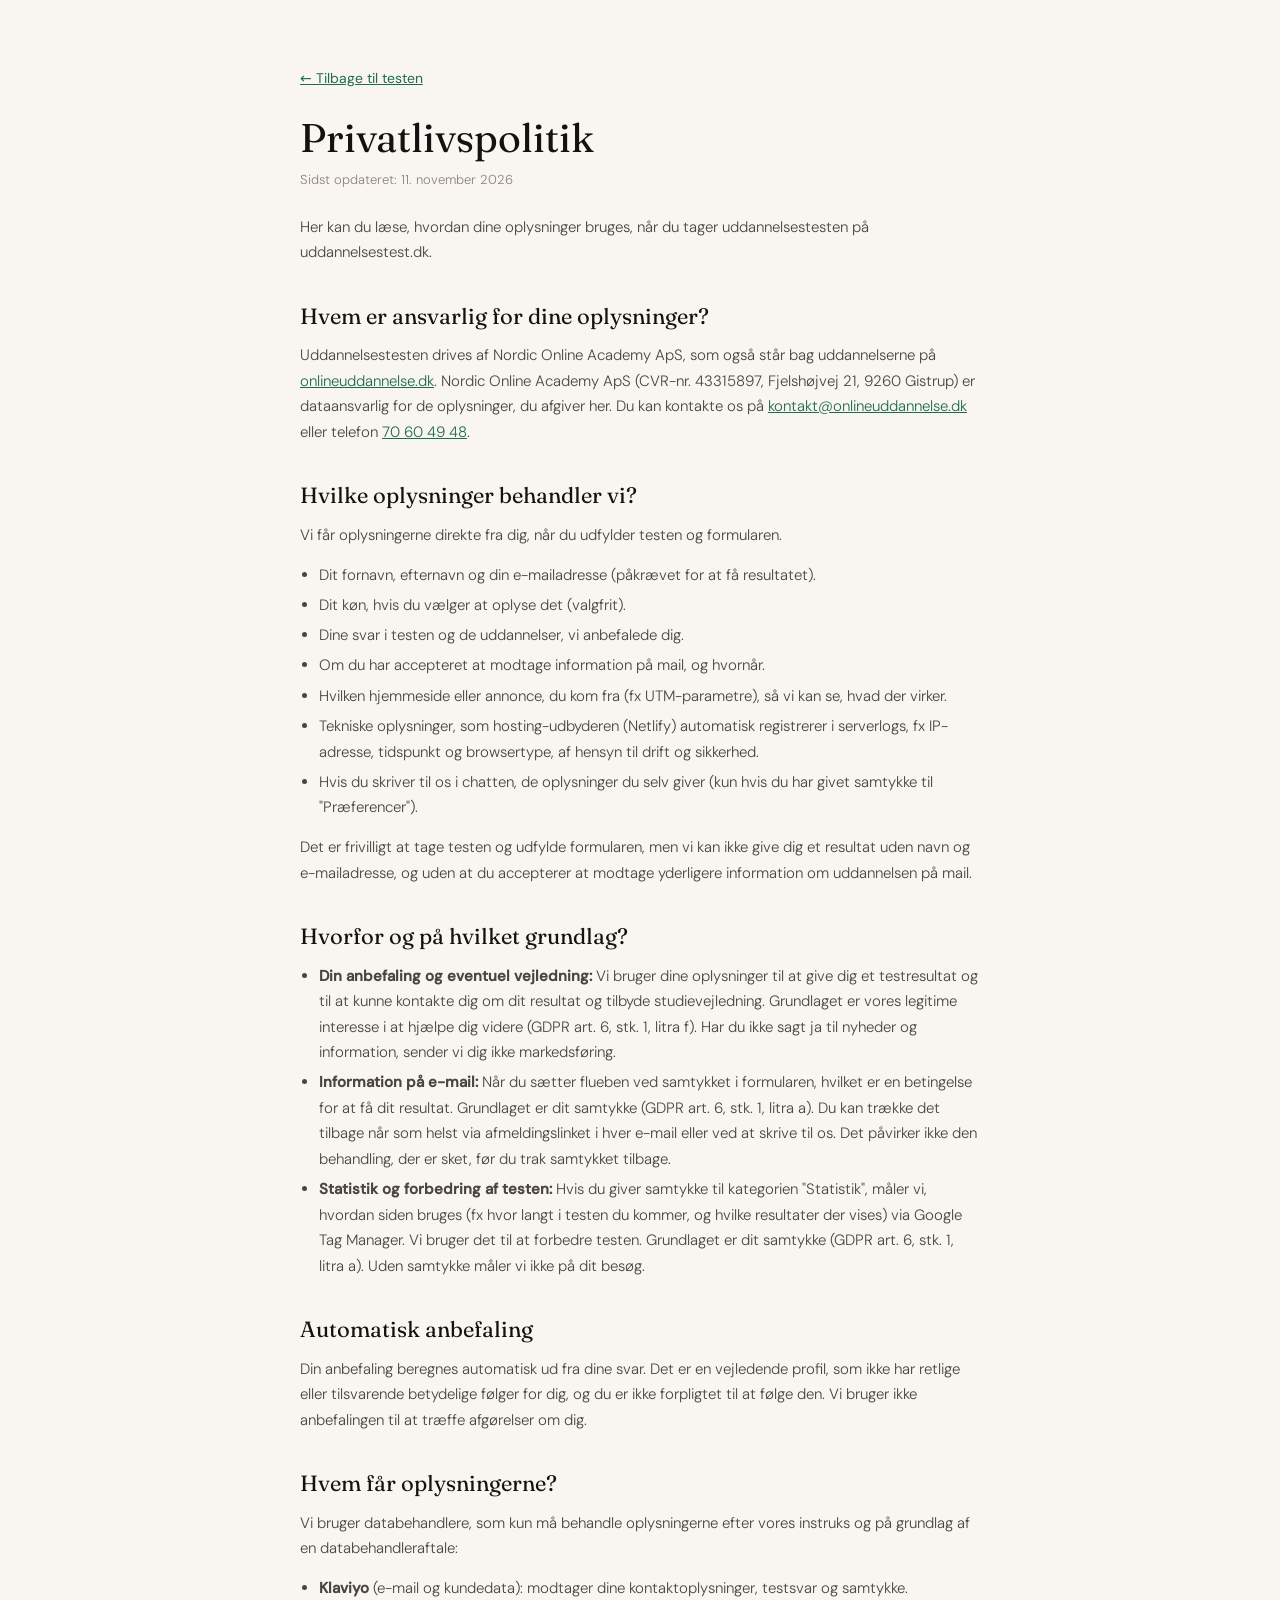
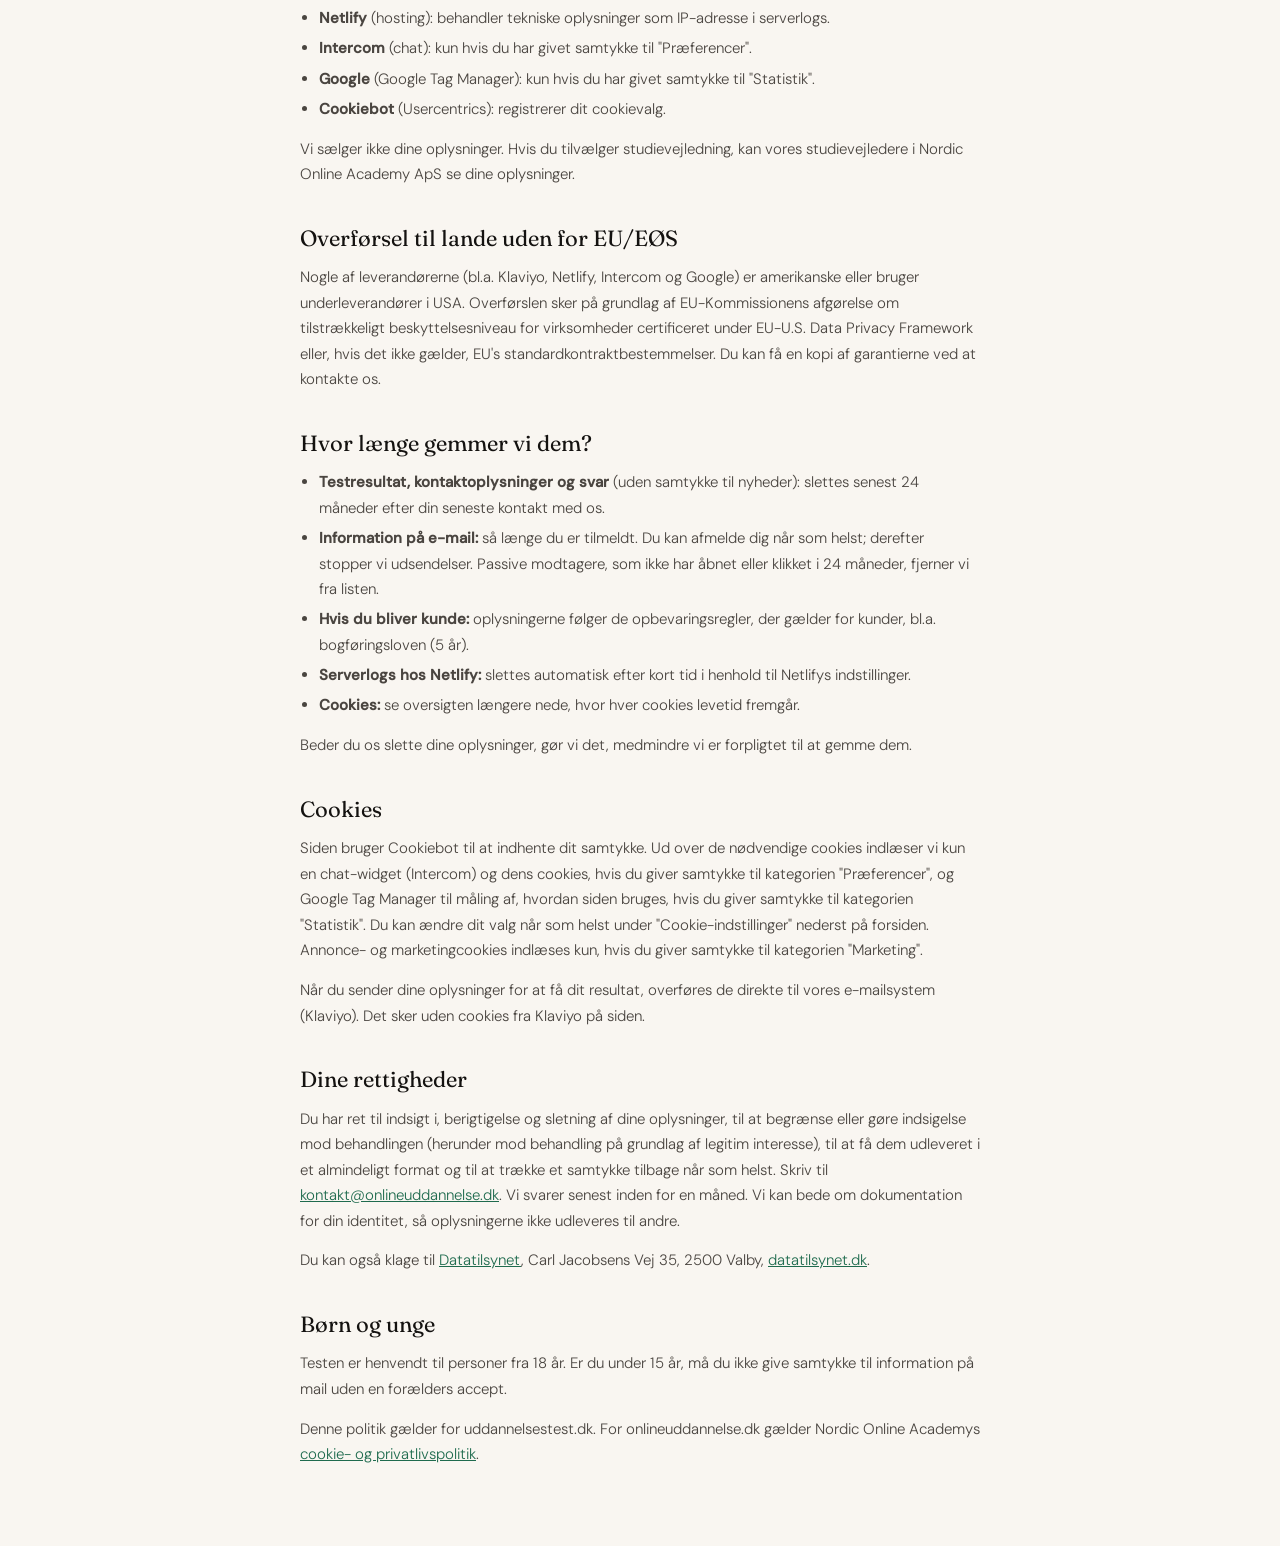
<file: privatliv.html>
<!DOCTYPE html>
<html lang="da">
<head>
<meta charset="UTF-8">
<meta name="viewport" content="width=device-width, initial-scale=1.0">
<title>Privatlivspolitik | uddannelsestest.dk</title>
<meta name="description" content="Sådan behandler vi dine oplysninger, når du tager uddannelsestesten på uddannelsestest.dk.">
<meta name="robots" content="noindex">
<link rel="preload" href="/fonts/dmsans-normal-latin.woff2" as="font" type="font/woff2" crossorigin>
<link rel="preload" href="/fonts/fraunces-normal-latin.woff2" as="font" type="font/woff2" crossorigin>
<link rel="stylesheet" href="/fonts/fonts.css">
<style>
*, *::before, *::after { box-sizing: border-box; margin: 0; padding: 0; }
:root { --ink:#141210; --ink-2:#4A4540; --cream:#F9F6F1; --green:#1F6B4E; --border:rgba(20,18,16,0.12); }
body { font-family:'DM Sans', system-ui, sans-serif; background:var(--cream); color:var(--ink); line-height:1.7; -webkit-font-smoothing:antialiased; }
main { max-width:720px; margin:0 auto; padding:clamp(2rem,6vw,4rem) 1.25rem 4rem; }
a { color:var(--green); }
.back { display:inline-block; margin-bottom:1.5rem; font-size:14px; }
h1 { font-family:'Fraunces', Georgia, serif; font-weight:400; font-size:clamp(28px,5vw,40px); line-height:1.15; margin-bottom:.5rem; }
h2 { font-family:'Fraunces', Georgia, serif; font-weight:400; font-size:22px; margin:2rem 0 .5rem; }
p, li { font-size:15px; color:var(--ink-2); font-weight:300; }
p { margin-bottom:.9rem; }
ul { margin:0 0 .9rem 1.2rem; }
li { margin-bottom:.3rem; }
.updated { font-size:13px; color:#8A837A; margin-bottom:1.5rem; }
</style>
</head>
<body>
<main>
  <a class="back" href="/">← Tilbage til testen</a>
  <h1>Privatlivspolitik</h1>
  <p class="updated">Sidst opdateret: 11. november 2026</p>

  <p>Her kan du læse, hvordan dine oplysninger bruges, når du tager uddannelsestesten på uddannelsestest.dk.</p>

  <h2>Hvem er ansvarlig for dine oplysninger?</h2>
  <p>Uddannelsestesten drives af Nordic Online Academy ApS, som også står bag uddannelserne på <a href="https://onlineuddannelse.dk" target="_blank" rel="noopener">onlineuddannelse.dk</a>. Nordic Online Academy ApS (CVR-nr. 43315897, Fjelshøjvej 21, 9260 Gistrup) er dataansvarlig for de oplysninger, du afgiver her. Du kan kontakte os på <a href="mailto:kontakt@onlineuddannelse.dk">kontakt@onlineuddannelse.dk</a> eller telefon <a href="tel:+4570604948">70 60 49 48</a>.</p>

  <h2>Hvilke oplysninger behandler vi?</h2>
  <p>Vi får oplysningerne direkte fra dig, når du udfylder testen og formularen.</p>
  <ul>
    <li>Dit fornavn, efternavn og din e-mailadresse (påkrævet for at få resultatet).</li>
    <li>Dit køn, hvis du vælger at oplyse det (valgfrit).</li>
    <li>Dine svar i testen og de uddannelser, vi anbefalede dig.</li>
    <li>Om du har accepteret at modtage information på mail, og hvornår.</li>
    <li>Hvilken hjemmeside eller annonce, du kom fra (fx UTM-parametre), så vi kan se, hvad der virker.</li>
    <li>Tekniske oplysninger, som hosting-udbyderen (Netlify) automatisk registrerer i serverlogs, fx IP-adresse, tidspunkt og browsertype, af hensyn til drift og sikkerhed.</li>
    <li>Hvis du skriver til os i chatten, de oplysninger du selv giver (kun hvis du har givet samtykke til "Præferencer").</li>
  </ul>
  <p>Det er frivilligt at tage testen og udfylde formularen, men vi kan ikke give dig et resultat uden navn og e-mailadresse, og uden at du accepterer at modtage yderligere information om uddannelsen på mail.</p>

  <h2>Hvorfor og på hvilket grundlag?</h2>
  <ul>
    <li><strong>Din anbefaling og eventuel vejledning:</strong> Vi bruger dine oplysninger til at give dig et testresultat og til at kunne kontakte dig om dit resultat og tilbyde studievejledning. Grundlaget er vores legitime interesse i at hjælpe dig videre (GDPR art. 6, stk. 1, litra f). Har du ikke sagt ja til nyheder og information, sender vi dig ikke markedsføring.</li>
    <li><strong>Information på e-mail:</strong> Når du sætter flueben ved samtykket i formularen, hvilket er en betingelse for at få dit resultat. Grundlaget er dit samtykke (GDPR art. 6, stk. 1, litra a). Du kan trække det tilbage når som helst via afmeldingslinket i hver e-mail eller ved at skrive til os. Det påvirker ikke den behandling, der er sket, før du trak samtykket tilbage.</li>
    <li><strong>Statistik og forbedring af testen:</strong> Hvis du giver samtykke til kategorien "Statistik", måler vi, hvordan siden bruges (fx hvor langt i testen du kommer, og hvilke resultater der vises) via Google Tag Manager. Vi bruger det til at forbedre testen. Grundlaget er dit samtykke (GDPR art. 6, stk. 1, litra a). Uden samtykke måler vi ikke på dit besøg.</li>
  </ul>

  <h2>Automatisk anbefaling</h2>
  <p>Din anbefaling beregnes automatisk ud fra dine svar. Det er en vejledende profil, som ikke har retlige eller tilsvarende betydelige følger for dig, og du er ikke forpligtet til at følge den. Vi bruger ikke anbefalingen til at træffe afgørelser om dig.</p>

  <h2>Hvem får oplysningerne?</h2>
  <p>Vi bruger databehandlere, som kun må behandle oplysningerne efter vores instruks og på grundlag af en databehandleraftale:</p>
  <ul>
    <li><strong>Klaviyo</strong> (e-mail og kundedata): modtager dine kontaktoplysninger, testsvar og samtykke.</li>
    <li><strong>Netlify</strong> (hosting): behandler tekniske oplysninger som IP-adresse i serverlogs.</li>
    <li><strong>Intercom</strong> (chat): kun hvis du har givet samtykke til "Præferencer".</li>
    <li><strong>Google</strong> (Google Tag Manager): kun hvis du har givet samtykke til "Statistik".</li>
    <li><strong>Cookiebot</strong> (Usercentrics): registrerer dit cookievalg.</li>
  </ul>
  <p>Vi sælger ikke dine oplysninger. Hvis du tilvælger studievejledning, kan vores studievejledere i Nordic Online Academy ApS se dine oplysninger.</p>

  <h2>Overførsel til lande uden for EU/EØS</h2>
  <p>Nogle af leverandørerne (bl.a. Klaviyo, Netlify, Intercom og Google) er amerikanske eller bruger underleverandører i USA. Overførslen sker på grundlag af EU-Kommissionens afgørelse om tilstrækkeligt beskyttelsesniveau for virksomheder certificeret under EU-U.S. Data Privacy Framework eller, hvis det ikke gælder, EU's standardkontraktbestemmelser. Du kan få en kopi af garantierne ved at kontakte os.</p>

  <h2>Hvor længe gemmer vi dem?</h2>
  <ul>
    <li><strong>Testresultat, kontaktoplysninger og svar</strong> (uden samtykke til nyheder): slettes senest 24 måneder efter din seneste kontakt med os.</li>
    <li><strong>Information på e-mail:</strong> så længe du er tilmeldt. Du kan afmelde dig når som helst; derefter stopper vi udsendelser. Passive modtagere, som ikke har åbnet eller klikket i 24 måneder, fjerner vi fra listen.</li>
    <li><strong>Hvis du bliver kunde:</strong> oplysningerne følger de opbevaringsregler, der gælder for kunder, bl.a. bogføringsloven (5 år).</li>
    <li><strong>Serverlogs hos Netlify:</strong> slettes automatisk efter kort tid i henhold til Netlifys indstillinger.</li>
    <li><strong>Cookies:</strong> se oversigten længere nede, hvor hver cookies levetid fremgår.</li>
  </ul>
  <p>Beder du os slette dine oplysninger, gør vi det, medmindre vi er forpligtet til at gemme dem.</p>

  <h2 id="cookies">Cookies</h2>
  <p>Siden bruger Cookiebot til at indhente dit samtykke. Ud over de nødvendige cookies indlæser vi kun en chat-widget (Intercom) og dens cookies, hvis du giver samtykke til kategorien "Præferencer", og Google Tag Manager til måling af, hvordan siden bruges, hvis du giver samtykke til kategorien "Statistik". Du kan ændre dit valg når som helst under "Cookie-indstillinger" nederst på forsiden. Annonce- og marketingcookies indlæses kun, hvis du giver samtykke til kategorien "Marketing".</p>
  <p>Når du sender dine oplysninger for at få dit resultat, overføres de direkte til vores e-mailsystem (Klaviyo). Det sker uden cookies fra Klaviyo på siden.</p>
  <script id="CookieDeclaration" src="https://consent.cookiebot.com/85cb953d-1a6f-4699-96c6-8bc50a665a29/cd.js" type="text/javascript" async></script>

  <h2>Dine rettigheder</h2>
  <p>Du har ret til indsigt i, berigtigelse og sletning af dine oplysninger, til at begrænse eller gøre indsigelse mod behandlingen (herunder mod behandling på grundlag af legitim interesse), til at få dem udleveret i et almindeligt format og til at trække et samtykke tilbage når som helst. Skriv til <a href="mailto:kontakt@onlineuddannelse.dk">kontakt@onlineuddannelse.dk</a>. Vi svarer senest inden for en måned. Vi kan bede om dokumentation for din identitet, så oplysningerne ikke udleveres til andre.</p>
  <p>Du kan også klage til <a href="https://www.datatilsynet.dk" target="_blank" rel="noopener">Datatilsynet</a>, Carl Jacobsens Vej 35, 2500 Valby, <a href="https://www.datatilsynet.dk" target="_blank" rel="noopener">datatilsynet.dk</a>.</p>

  <h2>Børn og unge</h2>
  <p>Testen er henvendt til personer fra 18 år. Er du under 15 år, må du ikke give samtykke til information på mail uden en forælders accept.</p>

  <p>Denne politik gælder for uddannelsestest.dk. For onlineuddannelse.dk gælder Nordic Online Academys <a href="https://onlineuddannelse.dk/cookie-og-privatlivspolitik/" target="_blank" rel="noopener">cookie- og privatlivspolitik</a>.</p>
</main>
</body>
</html>
</file>
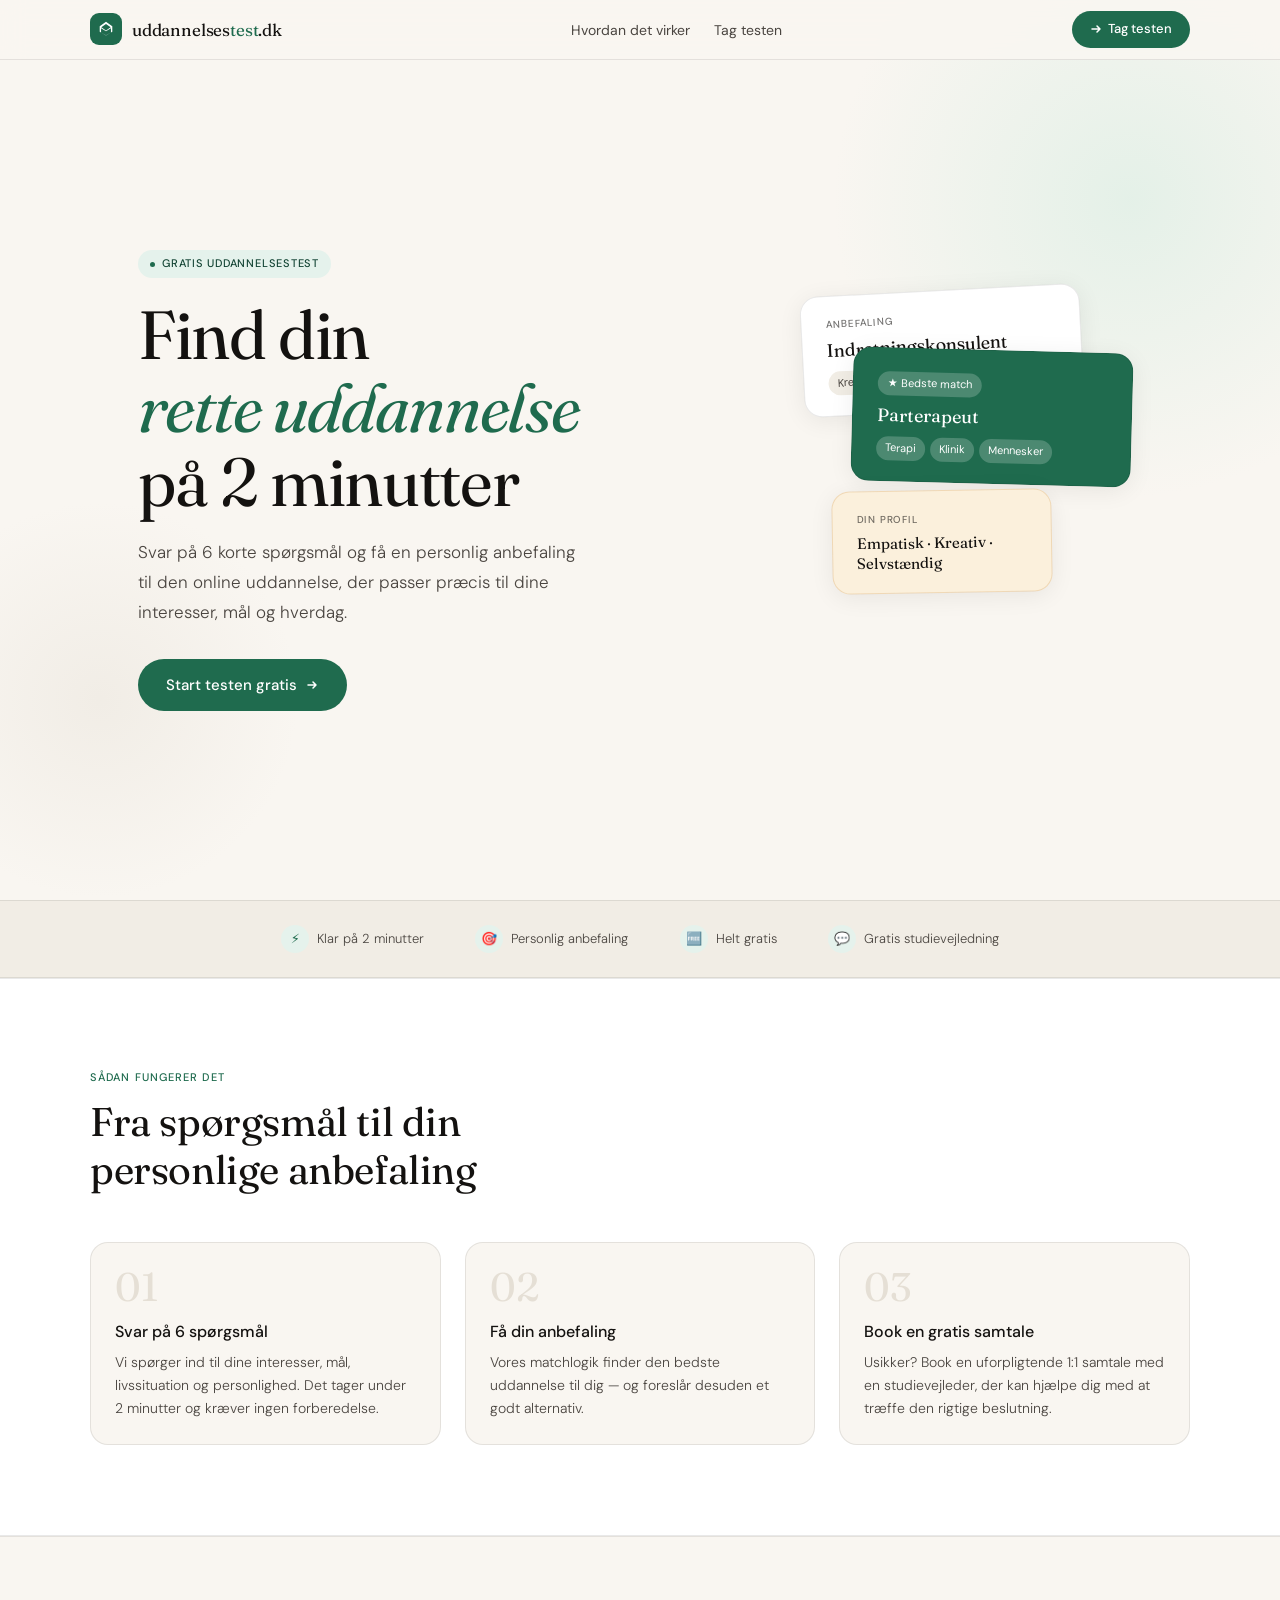
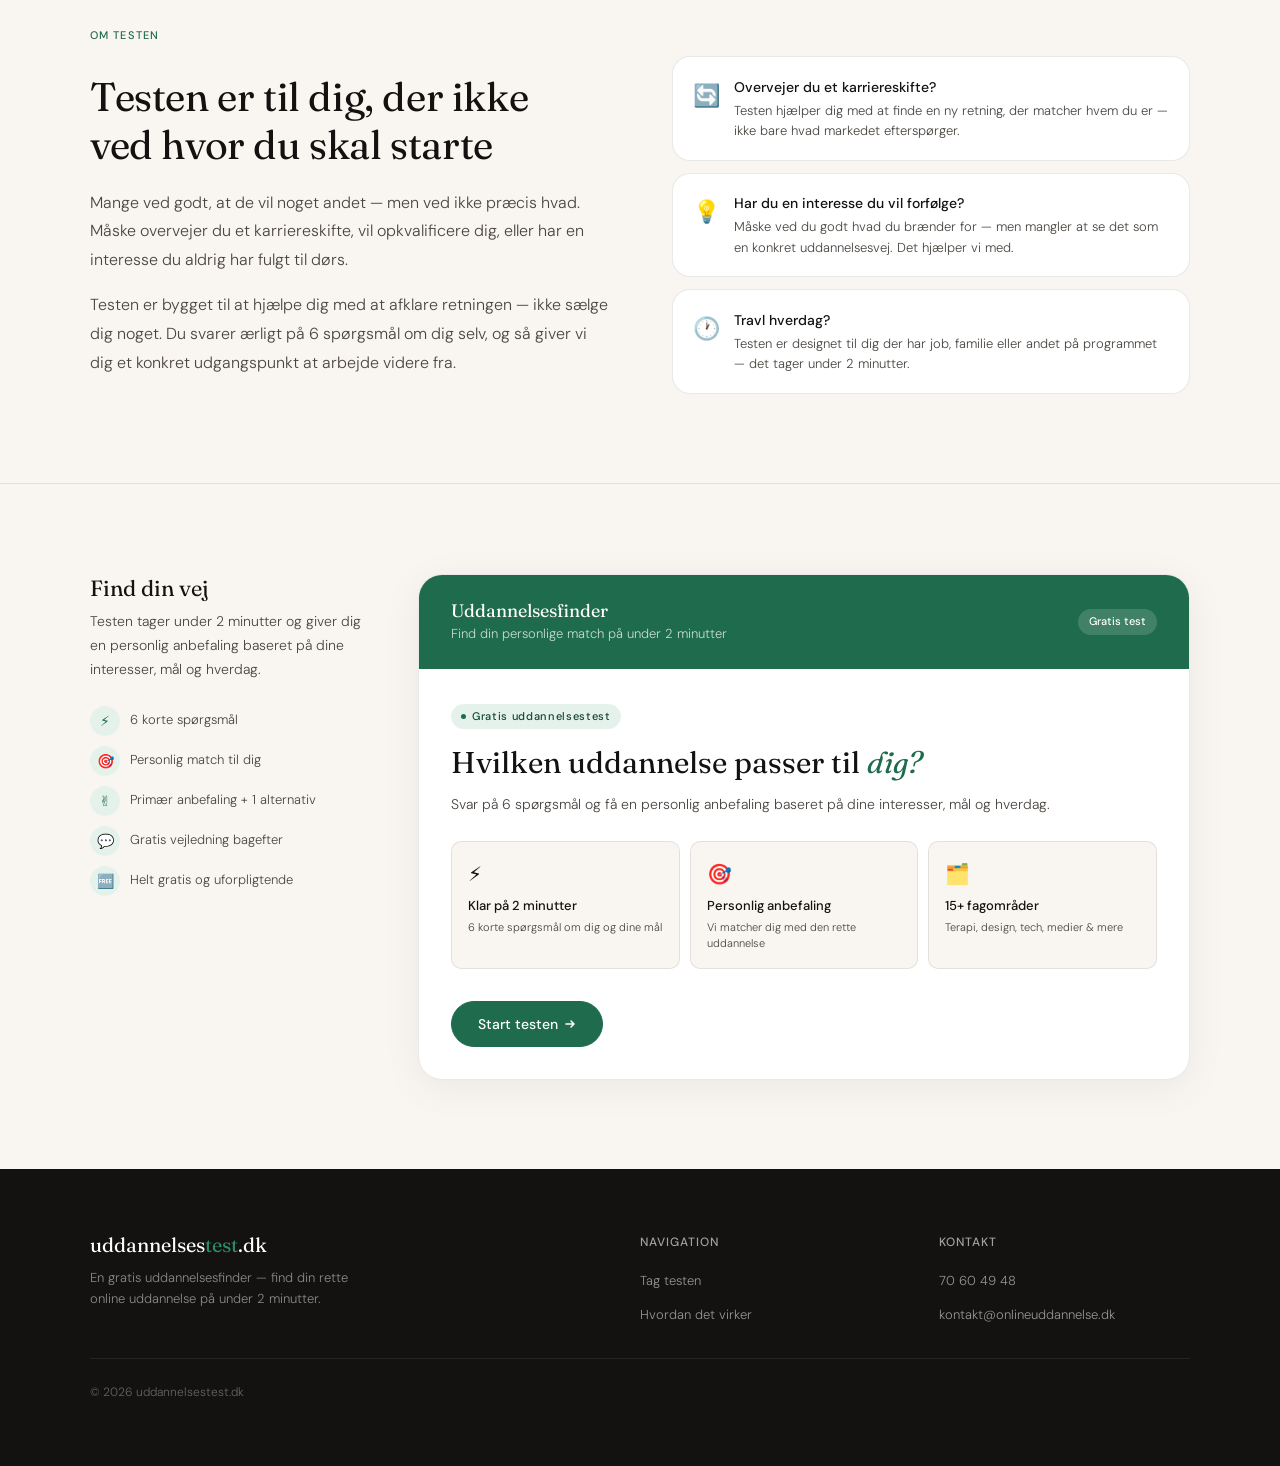
<file: uddannelsestest_v2.html>
<!DOCTYPE html>
<html lang="da">
<head>
<meta charset="UTF-8">
<meta name="viewport" content="width=device-width, initial-scale=1.0">
<title>Uddannelsestest — Find din rette uddannelse | uddannelsestest.dk</title>
<meta name="description" content="Tag vores gratis uddannelsestest og find ud af hvilken online uddannelse der passer til dig. Svar på 6 spørgsmål og få en personlig anbefaling.">
<meta property="og:title" content="Uddannelsestest — Find din rette uddannelse">
<meta property="og:description" content="Svar på 6 spørgsmål og få en personlig anbefaling til din næste uddannelse.">
<meta property="og:url" content="https://uddannelsestest.dk">
<link rel="preconnect" href="https://fonts.googleapis.com">
<link rel="preconnect" href="https://fonts.gstatic.com" crossorigin>
<link href="https://fonts.googleapis.com/css2?family=Fraunces:ital,opsz,wght@0,9..144,300;0,9..144,400;0,9..144,500;1,9..144,300;1,9..144,400&family=DM+Sans:opsz,wght@9..40,300;9..40,400;9..40,500&display=swap" rel="stylesheet">

<style>
*, *::before, *::after { box-sizing: border-box; margin: 0; padding: 0; }

:root {
  --ink:        #141210;
  --ink-2:      #4A4540;
  --ink-3:      #8A837A;
  --cream:      #F9F6F1;
  --cream-2:    #F1EDE5;
  --cream-3:    #E5DFD5;
  --white:      #FFFFFF;
  --green:      #1F6B4E;
  --green-2:    #2A8F68;
  --green-light:#E5F2EC;
  --green-dark: #144535;
  --teal:       #1A6068;
  --amber:      #C47B1A;
  --amber-light:#FBF0DC;
  --purple:     #4E3F8F;
  --purple-light:#ECEAF8;
  --border:     rgba(20,18,16,0.09);
  --border-2:   rgba(20,18,16,0.16);
  --r:          18px;
  --r-sm:       10px;
  --r-pill:     100px;
  --ease:       cubic-bezier(0.4,0,0.2,1);
  --font-display: 'Fraunces', Georgia, serif;
  --font-body:    'DM Sans', system-ui, sans-serif;
}

html { scroll-behavior: smooth; font-size: 16px; }
body { font-family: var(--font-body); background: var(--cream); color: var(--ink); line-height: 1.6; -webkit-font-smoothing: antialiased; }

/* ══════════════════════════════
   NAV
══════════════════════════════ */
.nav {
  position: fixed; top: 0; left: 0; right: 0;
  z-index: 200;
  background: rgba(249,246,241,0.85);
  backdrop-filter: blur(12px);
  -webkit-backdrop-filter: blur(12px);
  border-bottom: 1px solid var(--border);
  height: 60px;
  display: flex; align-items: center;
  padding: 0 clamp(1rem, 4vw, 3rem);
}
.nav-inner {
  max-width: 1100px; margin: 0 auto; width: 100%;
  display: flex; align-items: center; justify-content: space-between; gap: 1rem;
}
.nav-logo {
  display: flex; align-items: center; gap: 10px;
  text-decoration: none; flex-shrink: 0;
}
.nav-logo-dot {
  width: 32px; height: 32px;
  background: var(--green);
  border-radius: 9px;
  display: grid; place-items: center;
}
.nav-logo-dot svg { width: 18px; height: 18px; fill: white; }
.nav-logo-name {
  font-family: var(--font-display);
  font-size: 17px;
  font-weight: 400;
  color: var(--ink);
  letter-spacing: -0.01em;
}
.nav-logo-tld { color: var(--green); }
.nav-cta {
  display: inline-flex; align-items: center; gap: 6px;
  background: var(--green); color: white;
  font-family: var(--font-body); font-size: 13px; font-weight: 500;
  padding: 8px 18px;
  border-radius: var(--r-pill);
  text-decoration: none;
  border: none; cursor: pointer;
  transition: background 0.18s var(--ease);
  white-space: nowrap;
}
.nav-cta:hover { background: var(--green-dark); }
.nav-links {
  display: flex; align-items: center; gap: 1.5rem;
  list-style: none;
}
.nav-links a {
  font-size: 14px; color: var(--ink-2);
  text-decoration: none;
  transition: color 0.15s;
}
.nav-links a:hover { color: var(--green); }
@media (max-width: 640px) { .nav-links { display: none; } }

/* ══════════════════════════════
   HERO
══════════════════════════════ */
.hero {
  padding-top: 60px;
  min-height: 100svh;
  display: flex; flex-direction: column; justify-content: center;
  position: relative;
  overflow: hidden;
}
.hero-bg {
  position: absolute; inset: 0; z-index: 0;
  background: var(--cream);
}
.hero-bg-circle {
  position: absolute;
  border-radius: 50%;
  opacity: 0.4;
}
.hero-bg-circle.c1 {
  width: 600px; height: 600px;
  background: radial-gradient(circle, #C5E8DA 0%, transparent 70%);
  top: -100px; right: -150px;
}
.hero-bg-circle.c2 {
  width: 400px; height: 400px;
  background: radial-gradient(circle, #E5DFD5 0%, transparent 70%);
  bottom: 0; left: -100px;
}
.hero-inner {
  position: relative; z-index: 1;
  max-width: 1100px; margin: 0 auto; width: 100%;
  padding: clamp(3rem, 8vw, 7rem) clamp(1rem, 4vw, 3rem);
  display: grid; grid-template-columns: 1fr 1fr; gap: 4rem; align-items: center;
}
@media (max-width: 820px) {
  .hero-inner { grid-template-columns: 1fr; gap: 2.5rem; }
  .hero-visual { display: none; }
}

.hero-eyebrow {
  display: inline-flex; align-items: center; gap: 7px;
  background: var(--green-light); color: var(--green-dark);
  font-size: 11px; font-weight: 500; letter-spacing: 0.07em; text-transform: uppercase;
  padding: 5px 12px; border-radius: var(--r-pill);
  margin-bottom: 1.25rem;
}
.hero-eyebrow-dot {
  width: 5px; height: 5px; border-radius: 50%; background: var(--green); flex-shrink: 0;
}

.hero-h1 {
  font-family: var(--font-display);
  font-size: clamp(36px, 6vw, 68px);
  font-weight: 400; line-height: 1.08;
  letter-spacing: -0.02em;
  color: var(--ink);
  margin-bottom: 1.25rem;
}
.hero-h1 em { font-style: italic; color: var(--green); }

.hero-lead {
  font-size: clamp(15px, 2vw, 17px);
  color: var(--ink-2);
  font-weight: 300; line-height: 1.75;
  margin-bottom: 2rem;
  max-width: 440px;
}

.hero-btns { display: flex; gap: 10px; flex-wrap: wrap; }
.btn-hero {
  display: inline-flex; align-items: center; gap: 8px;
  padding: 14px 28px; border-radius: var(--r-pill);
  font-family: var(--font-body); font-size: 15px; font-weight: 500;
  cursor: pointer; text-decoration: none;
  transition: all 0.18s var(--ease); border: none;
}
.btn-hero.primary { background: var(--green); color: white; }
.btn-hero.primary:hover { background: var(--green-dark); transform: translateY(-1px); box-shadow: 0 6px 20px rgba(31,107,78,0.28); }
.btn-hero.ghost { background: transparent; color: var(--ink); border: 1.5px solid var(--border-2); }
.btn-hero.ghost:hover { background: var(--cream-2); }

.hero-stats {
  display: flex; gap: 2rem; margin-top: 2.5rem; flex-wrap: wrap;
}
.hero-stat-num {
  font-family: var(--font-display); font-size: 28px; font-weight: 400; color: var(--ink);
  line-height: 1;
}
.hero-stat-label { font-size: 12px; color: var(--ink-3); margin-top: 3px; font-weight: 300; }

/* ── HERO VISUAL ── */
.hero-visual { display: flex; justify-content: flex-end; }
@media (max-width: 820px) { .hero-visual { justify-content: flex-start; } }

.hero-card-stack { position: relative; width: 340px; height: 380px; }
@media (max-width: 480px) { .hero-card-stack { width: 300px; height: 340px; } }

.hcard {
  position: absolute;
  background: var(--white);
  border: 1px solid var(--border);
  border-radius: var(--r);
  padding: 1.25rem 1.5rem;
  box-shadow: 0 4px 24px rgba(0,0,0,0.07);
}
.hcard-1 {
  width: 280px; top: 0; left: 0;
  transform: rotate(-3deg);
  background: var(--white);
}
.hcard-2 {
  width: 280px; top: 60px; left: 50px;
  transform: rotate(1.5deg);
  background: var(--green); color: white;
}
.hcard-3 {
  width: 220px; top: 200px; left: 30px;
  transform: rotate(-1deg);
  background: var(--amber-light); border-color: rgba(196,123,26,0.2);
}
.hcard-label {
  font-size: 10px; font-weight: 500; text-transform: uppercase; letter-spacing: 0.08em;
  opacity: 0.6; margin-bottom: 6px;
}
.hcard-title {
  font-family: var(--font-display); font-size: 18px; font-weight: 400; line-height: 1.3;
}
.hcard-1 .hcard-title { color: var(--ink); }
.hcard-2 .hcard-title { color: white; }
.hcard-3 .hcard-title { font-size: 15px; color: var(--ink); }
.hcard-tags {
  display: flex; gap: 5px; flex-wrap: wrap; margin-top: 10px;
}
.hcard-tag {
  font-size: 11px; padding: 3px 9px; border-radius: var(--r-pill);
}
.hcard-1 .hcard-tag { background: var(--cream-2); color: var(--ink-2); }
.hcard-2 .hcard-tag { background: rgba(255,255,255,0.2); color: white; }
.hcard-3 .hcard-tag { background: rgba(196,123,26,0.12); color: var(--amber); }
.hcard-badge {
  display: inline-flex; align-items: center; gap: 5px;
  font-size: 11px; padding: 3px 10px; border-radius: var(--r-pill);
  margin-bottom: 8px;
}
.hcard-2 .hcard-badge { background: rgba(255,255,255,0.2); color: white; }

/* ══════════════════════════════
   HOW IT WORKS
══════════════════════════════ */
.how {
  background: var(--white);
  padding: clamp(3rem, 7vw, 6rem) clamp(1rem, 4vw, 3rem);
  border-top: 1px solid var(--border);
  border-bottom: 1px solid var(--border);
}
.section-inner { max-width: 1100px; margin: 0 auto; }
.section-eyebrow {
  font-size: 11px; font-weight: 500; text-transform: uppercase; letter-spacing: 0.1em;
  color: var(--green); margin-bottom: 0.75rem;
}
.section-title {
  font-family: var(--font-display); font-size: clamp(26px, 4vw, 40px);
  font-weight: 400; color: var(--ink); line-height: 1.2; letter-spacing: -0.01em;
  margin-bottom: 3rem;
  max-width: 500px;
}
.how-grid {
  display: grid; grid-template-columns: repeat(3, 1fr); gap: 1.5rem;
}
@media (max-width: 680px) { .how-grid { grid-template-columns: 1fr; } }
@media (max-width: 760px) { .om-grid { grid-template-columns: 1fr !important; } }

.how-card {
  padding: 1.5rem;
  background: var(--cream);
  border-radius: var(--r);
  border: 1px solid var(--border);
}
.how-num {
  font-family: var(--font-display); font-size: 40px; font-weight: 400;
  color: var(--cream-3); line-height: 1; margin-bottom: 0.75rem;
}
.how-card-title { font-size: 16px; font-weight: 500; color: var(--ink); margin-bottom: 0.4rem; }
.how-card-desc { font-size: 14px; color: var(--ink-2); font-weight: 300; line-height: 1.65; }

/* ══════════════════════════════
   QUIZ SECTION
══════════════════════════════ */
.quiz-section {
  padding: clamp(3rem, 7vw, 6rem) clamp(1rem, 4vw, 3rem);
}
.quiz-section-inner { max-width: 1100px; margin: 0 auto; }
.quiz-layout {
  display: grid; grid-template-columns: 280px 1fr; gap: 3rem; align-items: start;
}
@media (max-width: 900px) {
  .quiz-layout { grid-template-columns: 1fr; }
  .quiz-sidebar { display: none; }
}

/* sidebar */
.quiz-sidebar { position: sticky; top: 80px; }
.sidebar-heading {
  font-family: var(--font-display); font-size: 22px; font-weight: 400;
  color: var(--ink); margin-bottom: 0.5rem; line-height: 1.3;
}
.sidebar-sub { font-size: 14px; color: var(--ink-2); font-weight: 300; line-height: 1.7; margin-bottom: 1.5rem; }
.sidebar-list { list-style: none; display: flex; flex-direction: column; gap: 10px; }
.sidebar-item {
  display: flex; align-items: center; gap: 10px;
  font-size: 13px; color: var(--ink-2); font-weight: 300;
}
.sidebar-icon {
  width: 30px; height: 30px; border-radius: 50%;
  background: var(--green-light); color: var(--green);
  display: grid; place-items: center; font-size: 14px; flex-shrink: 0;
}
.sidebar-noa {
  margin-top: 2rem;
  background: var(--cream-2);
  border: 1px solid var(--border);
  border-radius: var(--r);
  padding: 1rem 1.15rem;
}
.sidebar-noa-label { font-size: 11px; text-transform: uppercase; letter-spacing: 0.08em; color: var(--ink-3); margin-bottom: 6px; font-weight: 500; }
.sidebar-noa-name { font-family: var(--font-display); font-size: 16px; color: var(--ink); margin-bottom: 4px; }
.sidebar-noa-link { font-size: 12px; color: var(--green); text-decoration: none; }
.sidebar-noa-link:hover { text-decoration: underline; }

/* ── QUIZ BOX ── */
.quiz-box {
  background: var(--white);
  border: 1px solid var(--border);
  border-radius: 24px;
  overflow: hidden;
  box-shadow: 0 8px 40px rgba(0,0,0,0.06);
}
.quiz-box-top {
  background: var(--green);
  padding: 1.5rem 2rem;
  display: flex; align-items: center; justify-content: space-between; gap: 1rem;
}
.quiz-box-top-title {
  font-family: var(--font-display); font-size: 18px; font-weight: 400;
  color: white; line-height: 1.3;
}
.quiz-box-top-sub { font-size: 13px; color: rgba(255,255,255,0.75); font-weight: 300; margin-top: 2px; }
.quiz-box-badge {
  background: rgba(255,255,255,0.15); color: white;
  font-size: 11px; font-weight: 500; padding: 4px 11px; border-radius: var(--r-pill);
  white-space: nowrap; flex-shrink: 0;
}
.quiz-body { padding: 2rem; }
@media (max-width: 520px) { .quiz-body { padding: 1.25rem; } }

/* progress inside quiz */
.qprogress-row { display: flex; justify-content: space-between; align-items: center; margin-bottom: 6px; }
.qprogress-label { font-size: 11px; text-transform: uppercase; letter-spacing: 0.08em; color: var(--ink-3); font-weight: 500; }
.qprogress-count { font-size: 11px; color: var(--ink-3); }
.qprogress-track { height: 3px; background: var(--cream-2); border-radius: 2px; overflow: hidden; margin-bottom: 2rem; }
.qprogress-fill { height: 100%; background: var(--green-2); border-radius: 2px; transition: width 0.5s var(--ease); width: 0%; }

/* steps */
.step { display: none; animation: fadeUp 0.32s var(--ease) both; }
.step.active { display: block; }
@keyframes fadeUp { from { opacity:0; transform:translateY(14px); } to { opacity:1; transform:none; } }

/* intro inside quiz */
.qi-eyebrow {
  display: inline-flex; align-items: center; gap: 6px;
  background: var(--green-light); color: var(--green-dark);
  font-size: 11px; font-weight: 500; letter-spacing: 0.06em;
  padding: 4px 10px; border-radius: var(--r-pill); margin-bottom: 1rem;
}
.qi-eyebrow::before { content:''; width:5px; height:5px; background:var(--green); border-radius:50%; display:inline-block; }

.qi-title {
  font-family: var(--font-display); font-size: clamp(22px, 4vw, 30px);
  font-weight: 400; color: var(--ink); line-height: 1.2; margin-bottom: 0.75rem;
}
.qi-title em { font-style: italic; color: var(--green); }
.qi-sub { font-size: 14px; color: var(--ink-2); font-weight: 300; line-height: 1.7; margin-bottom: 1.5rem; }

.qi-grid { display: grid; grid-template-columns: 1fr 1fr 1fr; gap: 10px; margin-bottom: 2rem; }
@media (max-width: 560px) { .qi-grid { grid-template-columns: 1fr 1fr; } }
@media (max-width: 380px) { .qi-grid { grid-template-columns: 1fr; } }
.qi-card {
  background: var(--cream); border: 1px solid var(--border);
  border-radius: var(--r-sm); padding: 1rem;
}
.qi-card-icon { font-size: 20px; margin-bottom: 6px; display: block; }
.qi-card-t { font-size: 13px; font-weight: 500; color: var(--ink); margin-bottom: 2px; }
.qi-card-d { font-size: 11px; color: var(--ink-2); font-weight: 300; line-height: 1.5; }

/* question */
.q-meta { display: flex; align-items: center; gap: 9px; margin-bottom: 0.75rem; }
.q-num {
  width: 26px; height: 26px; border-radius: 50%;
  background: var(--green); color: white;
  font-size: 12px; font-weight: 500;
  display: grid; place-items: center; flex-shrink: 0;
}
.q-meta-text { font-size: 11px; text-transform: uppercase; letter-spacing: 0.08em; color: var(--ink-3); font-weight: 500; }
.q-title {
  font-family: var(--font-display); font-size: clamp(18px, 3vw, 24px);
  font-weight: 400; color: var(--ink); margin-bottom: 0.4rem; line-height: 1.3;
}
.q-hint { font-size: 13px; color: var(--ink-2); font-weight: 300; margin-bottom: 1.5rem; }

/* options */
.opts { display: grid; grid-template-columns: 1fr 1fr; gap: 9px; margin-bottom: 1.75rem; }
.opts.single { grid-template-columns: 1fr; }
@media (max-width: 480px) { .opts { grid-template-columns: 1fr; } }
.opt {
  background: var(--cream); border: 1.5px solid var(--border);
  border-radius: var(--r-sm); padding: 13px 14px;
  cursor: pointer; display: flex; align-items: flex-start; gap: 11px;
  text-align: left;
  transition: border-color 0.15s var(--ease), background 0.15s var(--ease), transform 0.15s var(--ease), box-shadow 0.15s var(--ease);
}
.opt:hover { border-color: var(--green-2); transform: translateY(-1px); box-shadow: 0 3px 12px rgba(31,107,78,0.1); background: var(--white); }
.opt:active { transform: scale(0.99); }
.opt.selected { border-color: var(--green); background: var(--green-light); box-shadow: 0 0 0 1px var(--green); }
.opt-ic { font-size: 20px; flex-shrink: 0; margin-top: 1px; line-height: 1; }
.opt-t { font-size: 13px; font-weight: 500; color: var(--ink); line-height: 1.3; margin-bottom: 2px; }
.opt-d { font-size: 12px; color: var(--ink-2); font-weight: 300; line-height: 1.45; }

/* nav buttons */
.btn-row { display: flex; gap: 9px; align-items: center; flex-wrap: wrap; }
.btn {
  display: inline-flex; align-items: center; gap: 6px;
  padding: 10px 20px; border-radius: var(--r-pill);
  font-family: var(--font-body); font-size: 13px; font-weight: 500;
  cursor: pointer; border: 1.5px solid var(--border-2);
  background: transparent; color: var(--ink);
  transition: background 0.15s var(--ease), transform 0.1s;
  text-decoration: none;
}
.btn:hover { background: var(--cream-2); }
.btn:active { transform: scale(0.97); }
.btn.primary { background: var(--green); color: white; border-color: var(--green); }
.btn.primary:hover { background: var(--green-dark); border-color: var(--green-dark); }
.btn.lg { padding: 13px 26px; font-size: 14px; }
.btn[disabled], .btn.disabled { opacity: 0.35; cursor: not-allowed; pointer-events: none; }

/* ── RESULT ── */
.result-hero-card {
  background: var(--green);
  border-radius: var(--r);
  padding: 1.5rem;
  margin-bottom: 1rem;
  position: relative; overflow: hidden;
}
.result-hero-card::before {
  content:''; position:absolute; top:-80px; right:-80px;
  width:220px; height:220px;
  background: rgba(255,255,255,0.06); border-radius:50%;
}
.result-hero-card::after {
  content:''; position:absolute; bottom:-50px; right:40px;
  width:140px; height:140px;
  background: rgba(255,255,255,0.04); border-radius:50%;
}
.res-badge {
  display: inline-flex; align-items: center; gap: 5px;
  background: rgba(255,255,255,0.2); color: white;
  font-size: 11px; font-weight: 500; padding: 3px 10px; border-radius: var(--r-pill);
  margin-bottom: 0.75rem;
}
.res-title {
  font-family: var(--font-display); font-size: clamp(22px, 4vw, 32px);
  font-weight: 400; color: white; line-height: 1.2; margin-bottom: 4px;
}
.res-cat { font-size: 12px; color: rgba(255,255,255,0.7); margin-bottom: 0.75rem; font-weight: 300; }
.res-desc { font-size: 14px; color: rgba(255,255,255,0.88); font-weight: 300; line-height: 1.7; margin-bottom: 1.1rem; }
.res-traits { display: flex; flex-wrap: wrap; gap: 6px; margin-bottom: 1.25rem; }
.res-trait { background: rgba(255,255,255,0.15); color: white; font-size: 12px; padding: 4px 10px; border-radius: var(--r-pill); }

.alt-card {
  background: var(--cream); border: 1.5px solid var(--border);
  border-radius: var(--r); padding: 1.25rem; margin-bottom: 1rem;
}
.alt-badge {
  display: inline-flex; align-items: center; gap: 5px;
  background: var(--purple-light); color: var(--purple);
  font-size: 11px; font-weight: 500; padding: 3px 10px; border-radius: var(--r-pill);
  margin-bottom: 0.65rem;
}
.alt-title {
  font-family: var(--font-display); font-size: 20px; font-weight: 400;
  color: var(--ink); margin-bottom: 3px; line-height: 1.2;
}
.alt-cat { font-size: 12px; color: var(--ink-3); margin-bottom: 0.65rem; }
.alt-desc { font-size: 13px; color: var(--ink-2); font-weight: 300; line-height: 1.7; margin-bottom: 0.9rem; }
.alt-traits { display: flex; flex-wrap: wrap; gap: 5px; margin-bottom: 1rem; }
.alt-trait { background: var(--white); border: 1px solid var(--border); color: var(--ink-2); font-size: 11px; padding: 3px 9px; border-radius: var(--r-pill); }

.divider { border: none; border-top: 1px solid var(--border); margin: 1.75rem 0; }

/* ── CONTACT FORM ── */
.form-ttl {
  font-family: var(--font-display); font-size: 22px; font-weight: 400;
  color: var(--ink); margin-bottom: 0.4rem;
}
.form-sub { font-size: 13px; color: var(--ink-2); font-weight: 300; line-height: 1.7; margin-bottom: 1.25rem; }
.advisor-strip {
  display: flex; align-items: center; gap: 12px;
  background: var(--cream); border: 1px solid var(--border); border-radius: var(--r-sm);
  padding: 12px 14px; margin-bottom: 1.25rem;
}
.av-wrap { display: flex; }
.av {
  width: 36px; height: 36px; border-radius: 50%;
  background: var(--green-light); color: var(--green-dark);
  border: 2px solid var(--white); display: grid; place-items: center;
  font-size: 13px; font-weight: 500; flex-shrink: 0;
}
.av:nth-child(2) { background: var(--purple-light); color: var(--purple); margin-left: -10px; }
.av-text { margin-left: 10px; font-size: 12px; color: var(--ink-2); font-weight: 300; line-height: 1.5; }
.av-text strong { color: var(--ink); font-weight: 500; }
.av-text a { color: var(--green); text-decoration: none; }
.av-text a:hover { text-decoration: underline; }

.fgrid { display: grid; grid-template-columns: 1fr 1fr; gap: 12px; }
@media (max-width: 480px) { .fgrid { grid-template-columns: 1fr; } }
.fgroup { margin-bottom: 12px; }
label { display: block; font-size: 12px; font-weight: 500; color: var(--ink-2); margin-bottom: 4px; }
input[type="text"], input[type="email"], input[type="tel"], select, textarea {
  width: 100%; padding: 9px 13px;
  border: 1.5px solid var(--border-2); border-radius: var(--r-sm);
  font-family: var(--font-body); font-size: 13px;
  color: var(--ink); background: var(--white);
  transition: border-color 0.15s var(--ease), box-shadow 0.15s var(--ease);
  outline: none; -webkit-appearance: none;
}
input:focus, select:focus, textarea:focus {
  border-color: var(--green);
  box-shadow: 0 0 0 3px rgba(31,107,78,0.1);
}
select {
  background-image: url("data:image/svg+xml,%3Csvg xmlns='http://www.w3.org/2000/svg' width='12' height='7'%3E%3Cpath d='M1 1l5 5 5-5' stroke='%238A837A' stroke-width='1.5' fill='none' stroke-linecap='round'/%3E%3C/svg%3E");
  background-repeat: no-repeat; background-position: right 12px center; padding-right: 32px; cursor: pointer;
}
textarea { min-height: 90px; resize: vertical; }
.consent-txt { font-size: 11px; color: var(--ink-3); line-height: 1.6; margin-top: 1rem; }
.consent-txt a { color: var(--green); text-decoration: none; }

.success-box {
  display: none; text-align: center; padding: 2.5rem 1rem;
}
.success-circle {
  width: 56px; height: 56px; background: var(--green-light); border-radius: 50%;
  display: grid; place-items: center; margin: 0 auto 1rem;
  font-size: 24px;
}
.success-t { font-family: var(--font-display); font-size: 22px; margin-bottom: 0.5rem; }
.success-s { font-size: 13px; color: var(--ink-2); font-weight: 300; line-height: 1.7; }

/* ══════════════════════════════
   TRUST BAR
══════════════════════════════ */
.trust-bar {
  background: var(--cream-2);
  border-top: 1px solid var(--border);
  border-bottom: 1px solid var(--border);
  padding: 1.5rem clamp(1rem, 4vw, 3rem);
}
.trust-inner {
  max-width: 1100px; margin: 0 auto;
  display: flex; align-items: center; justify-content: center;
  gap: clamp(1.5rem, 4vw, 4rem); flex-wrap: wrap;
}
.trust-item {
  display: flex; align-items: center; gap: 8px;
  font-size: 13px; color: var(--ink-2); font-weight: 300; white-space: nowrap;
}
.trust-item-icon {
  width: 28px; height: 28px; border-radius: 50%;
  background: var(--green-light); color: var(--green);
  display: grid; place-items: center; font-size: 13px; flex-shrink: 0;
}

/* ══════════════════════════════
   FOOTER
══════════════════════════════ */
.footer {
  background: var(--ink);
  padding: clamp(2.5rem, 5vw, 4rem) clamp(1rem, 4vw, 3rem);
}
.footer-inner {
  max-width: 1100px; margin: 0 auto;
  display: grid; grid-template-columns: 2fr 1fr 1fr; gap: 3rem;
}
@media (max-width: 700px) { .footer-inner { grid-template-columns: 1fr; gap: 2rem; } }

.footer-logo {
  font-family: var(--font-display); font-size: 20px; font-weight: 400;
  color: white; margin-bottom: 0.65rem; line-height: 1.2;
}
.footer-logo span { color: var(--green-2); }
.footer-tagline { font-size: 13px; color: rgba(255,255,255,0.5); font-weight: 300; line-height: 1.6; max-width: 280px; }
.footer-col-title { font-size: 12px; font-weight: 500; color: rgba(255,255,255,0.6); text-transform: uppercase; letter-spacing: 0.08em; margin-bottom: 0.9rem; }
.footer-links { list-style: none; display: flex; flex-direction: column; gap: 8px; }
.footer-links a { font-size: 13px; color: rgba(255,255,255,0.55); text-decoration: none; font-weight: 300; transition: color 0.15s; }
.footer-links a:hover { color: white; }
.footer-bottom {
  max-width: 1100px; margin: 2rem auto 0;
  padding-top: 1.5rem; border-top: 1px solid rgba(255,255,255,0.08);
  display: flex; align-items: center; justify-content: space-between; flex-wrap: wrap; gap: 1rem;
}
.footer-bottom-text { font-size: 12px; color: rgba(255,255,255,0.35); font-weight: 300; }
.footer-noa {
  display: flex; align-items: center; gap: 8px;
  font-size: 12px; color: rgba(255,255,255,0.35); font-weight: 300;
  text-decoration: none;
}
.footer-noa:hover { color: rgba(255,255,255,0.7); }
.footer-noa-dot { width: 18px; height: 18px; background: var(--green); border-radius: 5px; display: grid; place-items: center; }
.footer-noa-dot svg { width: 10px; height: 10px; fill: white; }
</style>
</head>
<body>

<!-- ══ NAV ══ -->
<nav class="nav">
  <div class="nav-inner">
    <a href="#" class="nav-logo">
      <div class="nav-logo-dot">
        <svg viewBox="0 0 20 20"><path d="M10 2L3 7v6l7 4 7-4V7L10 2zm0 2.4L15.2 8 10 11.6 4.8 8 10 4.4zM4.5 9.2l5.5 3.2 5.5-3.2V14L10 17.2 4.5 14V9.2z"/></svg>
      </div>
      <span class="nav-logo-name">uddannelses<span class="nav-logo-tld">test</span>.dk</span>
    </a>
    <ul class="nav-links">
      <li><a href="#hvordan">Hvordan det virker</a></li>
      <li><a href="#quiz">Tag testen</a></li>

    </ul>
    <a href="#quiz" class="nav-cta">
      <svg width="12" height="12" viewBox="0 0 12 12" fill="none"><path d="M2 6h8M7 3l3 3-3 3" stroke="white" stroke-width="1.5" stroke-linecap="round" stroke-linejoin="round"/></svg>
      Tag testen
    </a>
  </div>
</nav>

<!-- ══ HERO ══ -->
<section class="hero">
  <div class="hero-bg">
    <div class="hero-bg-circle c1"></div>
    <div class="hero-bg-circle c2"></div>
  </div>
  <div class="hero-inner">
    <div class="hero-text">
      <div class="hero-eyebrow"><span class="hero-eyebrow-dot"></span>Gratis uddannelsestest</div>
      <h1 class="hero-h1">Find din<br><em>rette uddannelse</em><br>på 2 minutter</h1>
      <p class="hero-lead">Svar på 6 korte spørgsmål og få en personlig anbefaling til den online uddannelse, der passer præcis til dine interesser, mål og hverdag.</p>
      <div class="hero-btns">
        <a href="#quiz" class="btn-hero primary">
          Start testen gratis
          <svg width="14" height="14" viewBox="0 0 14 14" fill="none"><path d="M3 7h8M8 4l3 3-3 3" stroke="white" stroke-width="1.5" stroke-linecap="round" stroke-linejoin="round"/></svg>
        </a>
      </div>

    </div>

    <div class="hero-visual">
      <div class="hero-card-stack">
        <div class="hcard hcard-1">
          <div class="hcard-label">Anbefaling</div>
          <div class="hcard-title">Indretningskonsulent</div>
          <div class="hcard-tags">
            <span class="hcard-tag">Kreativitet</span>
            <span class="hcard-tag">Design</span>
            <span class="hcard-tag">Selvstændig</span>
          </div>
        </div>
        <div class="hcard hcard-2">
          <div class="hcard-badge">★ Bedste match</div>
          <div class="hcard-title">Parterapeut</div>
          <div class="hcard-tags">
            <span class="hcard-tag">Terapi</span>
            <span class="hcard-tag">Klinik</span>
            <span class="hcard-tag">Mennesker</span>
          </div>
        </div>
        <div class="hcard hcard-3">
          <div class="hcard-label">Din profil</div>
          <div class="hcard-title">Empatisk · Kreativ · Selvstændig</div>
        </div>
      </div>
    </div>
  </div>
</section>

<!-- ══ TRUST BAR ══ -->
<div class="trust-bar">
  <div class="trust-inner">
    <div class="trust-item"><span class="trust-item-icon">⚡</span>Klar på 2 minutter</div>
    <div class="trust-item"><span class="trust-item-icon">🎯</span>Personlig anbefaling</div>
    <div class="trust-item"><span class="trust-item-icon">🆓</span>Helt gratis</div>
    <div class="trust-item"><span class="trust-item-icon">💬</span>Gratis studievejledning</div>

  </div>
</div>

<!-- ══ HOW IT WORKS ══ -->
<section class="how" id="hvordan">
  <div class="section-inner">
    <div class="section-eyebrow">Sådan fungerer det</div>
    <h2 class="section-title">Fra spørgsmål til din personlige anbefaling</h2>
    <div class="how-grid">
      <div class="how-card">
        <div class="how-num">01</div>
        <div class="how-card-title">Svar på 6 spørgsmål</div>
        <div class="how-card-desc">Vi spørger ind til dine interesser, mål, livssituation og personlighed. Det tager under 2 minutter og kræver ingen forberedelse.</div>
      </div>
      <div class="how-card">
        <div class="how-num">02</div>
        <div class="how-card-title">Få din anbefaling</div>
        <div class="how-card-desc">Vores matchlogik finder den bedste uddannelse til dig — og foreslår desuden et godt alternativ.</div>
      </div>
      <div class="how-card">
        <div class="how-num">03</div>
        <div class="how-card-title">Book en gratis samtale</div>
        <div class="how-card-desc">Usikker? Book en uforpligtende 1:1 samtale med en studievejleder, der kan hjælpe dig med at træffe den rigtige beslutning.</div>
      </div>
    </div>
  </div>
</section>

<!-- ══ OM TESTEN ══ -->
<section class="how" id="om" style="background: var(--cream); border-top: 1px solid var(--border); border-bottom: 1px solid var(--border);">
  <div class="section-inner">
    <div class="section-eyebrow">Om testen</div>
    <div class="om-grid" style="display: grid; grid-template-columns: 1fr 1fr; gap: 4rem; align-items: center;">
      <div>
        <h2 class="section-title" style="margin-bottom: 1.25rem;">Testen er til dig, der ikke ved hvor du skal starte</h2>
        <p style="font-size: 16px; color: var(--ink-2); font-weight: 300; line-height: 1.8; margin-bottom: 1rem;">Mange ved godt, at de vil noget andet — men ved ikke præcis hvad. Måske overvejer du et karriereskifte, vil opkvalificere dig, eller har en interesse du aldrig har fulgt til dørs.</p>
        <p style="font-size: 16px; color: var(--ink-2); font-weight: 300; line-height: 1.8;">Testen er bygget til at hjælpe dig med at afklare retningen — ikke sælge dig noget. Du svarer ærligt på 6 spørgsmål om dig selv, og så giver vi dig et konkret udgangspunkt at arbejde videre fra.</p>
      </div>
      <div style="display: flex; flex-direction: column; gap: 12px;">
        <div style="display: flex; gap: 14px; align-items: flex-start; background: var(--white); border: 1px solid var(--border); border-radius: var(--r); padding: 1.15rem 1.25rem;">
          <span style="font-size: 22px; flex-shrink:0; margin-top:2px;">🔄</span>
          <div>
            <div style="font-size: 14px; font-weight: 500; color: var(--ink); margin-bottom: 3px;">Overvejer du et karriereskifte?</div>
            <div style="font-size: 13px; color: var(--ink-2); font-weight: 300; line-height: 1.55;">Testen hjælper dig med at finde en ny retning, der matcher hvem du er — ikke bare hvad markedet efterspørger.</div>
          </div>
        </div>
        <div style="display: flex; gap: 14px; align-items: flex-start; background: var(--white); border: 1px solid var(--border); border-radius: var(--r); padding: 1.15rem 1.25rem;">
          <span style="font-size: 22px; flex-shrink:0; margin-top:2px;">💡</span>
          <div>
            <div style="font-size: 14px; font-weight: 500; color: var(--ink); margin-bottom: 3px;">Har du en interesse du vil forfølge?</div>
            <div style="font-size: 13px; color: var(--ink-2); font-weight: 300; line-height: 1.55;">Måske ved du godt hvad du brænder for — men mangler at se det som en konkret uddannelsesvej. Det hjælper vi med.</div>
          </div>
        </div>
        <div style="display: flex; gap: 14px; align-items: flex-start; background: var(--white); border: 1px solid var(--border); border-radius: var(--r); padding: 1.15rem 1.25rem;">
          <span style="font-size: 22px; flex-shrink:0; margin-top:2px;">🕐</span>
          <div>
            <div style="font-size: 14px; font-weight: 500; color: var(--ink); margin-bottom: 3px;">Travl hverdag?</div>
            <div style="font-size: 13px; color: var(--ink-2); font-weight: 300; line-height: 1.55;">Testen er designet til dig der har job, familie eller andet på programmet — det tager under 2 minutter.</div>
          </div>
        </div>
      </div>
    </div>
  </div>
</section>

<!-- ══ QUIZ SECTION ══ -->
<section class="quiz-section" id="quiz">
  <div class="quiz-section-inner">
    <div class="quiz-layout">

      <!-- sidebar -->
      <aside class="quiz-sidebar">
        <div class="sidebar-heading">Find din vej</div>
        <p class="sidebar-sub">Testen tager under 2 minutter og giver dig en personlig anbefaling baseret på dine interesser, mål og hverdag.</p>
        <ul class="sidebar-list">
          <li class="sidebar-item"><span class="sidebar-icon">⚡</span>6 korte spørgsmål</li>
          <li class="sidebar-item"><span class="sidebar-icon">🎯</span>Personlig match til dig</li>
          <li class="sidebar-item"><span class="sidebar-icon">✌️</span>Primær anbefaling + 1 alternativ</li>
          <li class="sidebar-item"><span class="sidebar-icon">💬</span>Gratis vejledning bagefter</li>
          <li class="sidebar-item"><span class="sidebar-icon">🆓</span>Helt gratis og uforpligtende</li>
        </ul>
      </aside>

      <!-- quiz box -->
      <div class="quiz-box">
        <div class="quiz-box-top">
          <div>
            <div class="quiz-box-top-title">Uddannelsesfinder</div>
            <div class="quiz-box-top-sub">Find din personlige match på under 2 minutter</div>
          </div>
          <div class="quiz-box-badge">Gratis test</div>
        </div>

        <div class="quiz-body">
          <div id="progress-wrap-q" style="display:none; margin-bottom:1.5rem;">
            <div class="qprogress-row">
              <span class="qprogress-label">Fremskridt</span>
              <span class="qprogress-count" id="qprogress-count">Spørgsmål 1 af 6</span>
            </div>
            <div class="qprogress-track">
              <div class="qprogress-fill" id="qprogress-fill"></div>
            </div>
          </div>

          <!-- INTRO -->
          <div class="step active" id="step-0">
            <div class="qi-eyebrow">Gratis uddannelsestest</div>
            <h2 class="qi-title">Hvilken uddannelse passer til <em>dig?</em></h2>
            <p class="qi-sub">Svar på 6 spørgsmål og få en personlig anbefaling baseret på dine interesser, mål og hverdag.</p>
            <div class="qi-grid">
              <div class="qi-card"><span class="qi-card-icon">⚡</span><div class="qi-card-t">Klar på 2 minutter</div><div class="qi-card-d">6 korte spørgsmål om dig og dine mål</div></div>
              <div class="qi-card"><span class="qi-card-icon">🎯</span><div class="qi-card-t">Personlig anbefaling</div><div class="qi-card-d">Vi matcher dig med den rette uddannelse</div></div>
              <div class="qi-card"><span class="qi-card-icon">🗂️</span><div class="qi-card-t">15+ fagområder</div><div class="qi-card-d">Terapi, design, tech, medier & mere</div></div>
            </div>
            <div class="btn-row">
              <button class="btn primary lg" onclick="goTo(1)">Start testen
                <svg width="12" height="12" viewBox="0 0 12 12" fill="none"><path d="M2 6h8M7 3l3 3-3 3" stroke="white" stroke-width="1.5" stroke-linecap="round" stroke-linejoin="round"/></svg>
              </button>
            </div>
          </div>

          <!-- Q1 -->
          <div class="step" id="step-1">
            <div class="q-meta"><span class="q-num">1</span><span class="q-meta-text">Spørgsmål 1 af 6</span></div>
            <h2 class="q-title">Hvad tiltrækker dig mest?</h2>
            <p class="q-hint">Vælg den kategori, der resonerer mest med dig.</p>
            <div class="opts" id="q1-opts">
              <div class="opt" data-q="1" data-v="terapi" onclick="selectOpt(this)"><span class="opt-ic">🤝</span><div><div class="opt-t">Hjælpe mennesker</div><div class="opt-d">Rådgivning, terapi og samtaler</div></div></div>
              <div class="opt" data-q="1" data-v="kreativ" onclick="selectOpt(this)"><span class="opt-ic">🎨</span><div><div class="opt-t">Skabe og designe</div><div class="opt-d">Æstetik, rum og visuelle udtryk</div></div></div>
              <div class="opt" data-q="1" data-v="tech" onclick="selectOpt(this)"><span class="opt-ic">💻</span><div><div class="opt-t">Bygge og kode</div><div class="opt-d">Teknologi og digitale løsninger</div></div></div>
              <div class="opt" data-q="1" data-v="medie" onclick="selectOpt(this)"><span class="opt-ic">📸</span><div><div class="opt-t">Fortælle og vise</div><div class="opt-d">Foto, video og skrivning</div></div></div>
              <div class="opt" data-q="1" data-v="sundhed" onclick="selectOpt(this)"><span class="opt-ic">🥗</span><div><div class="opt-t">Sundhed og krop</div><div class="opt-d">Kost, velvære og et sundt liv</div></div></div>
            </div>
            <div class="btn-row"><button class="btn" onclick="goTo(0)">← Tilbage</button><button class="btn primary disabled" id="next-1" onclick="goTo(2)">Næste →</button></div>
          </div>

          <!-- Q2 -->
          <div class="step" id="step-2">
            <div class="q-meta"><span class="q-num">2</span><span class="q-meta-text">Spørgsmål 2 af 6</span></div>
            <h2 class="q-title">Hvad er dit primære mål?</h2>
            <p class="q-hint">Vær ærlig — det hjælper os med den bedste match.</p>
            <div class="opts single" id="q2-opts">
              <div class="opt" data-q="2" data-v="selvstaendig" onclick="selectOpt(this)"><span class="opt-ic">🏢</span><div><div class="opt-t">Starte min egen praksis eller virksomhed</div><div class="opt-d">Jeg drømmer om at arbejde for mig selv</div></div></div>
              <div class="opt" data-q="2" data-v="job" onclick="selectOpt(this)"><span class="opt-ic">💼</span><div><div class="opt-t">Finde nyt job eller skifte branche</div><div class="opt-d">Jeg vil ind på et nyt arbejdsmarked</div></div></div>
              <div class="opt" data-q="2" data-v="opkvalificering" onclick="selectOpt(this)"><span class="opt-ic">📈</span><div><div class="opt-t">Opkvalificere mig i mit nuværende job</div><div class="opt-d">Styrke min faglighed og måske avancere</div></div></div>
              <div class="opt" data-q="2" data-v="personlig" onclick="selectOpt(this)"><span class="opt-ic">✨</span><div><div class="opt-t">Personlig interesse og udvikling</div><div class="opt-d">Lære noget nyt der giver mening for mig</div></div></div>
            </div>
            <div class="btn-row"><button class="btn" onclick="goTo(1)">← Tilbage</button><button class="btn primary disabled" id="next-2" onclick="goTo(3)">Næste →</button></div>
          </div>

          <!-- Q3 -->
          <div class="step" id="step-3">
            <div class="q-meta"><span class="q-num">3</span><span class="q-meta-text">Spørgsmål 3 af 6</span></div>
            <h2 class="q-title">Hvem vil du arbejde med?</h2>
            <p class="q-hint">Tænk på din ideelle arbejdsdag.</p>
            <div class="opts" id="q3-opts">
              <div class="opt" data-q="3" data-v="mennesker" onclick="selectOpt(this)"><span class="opt-ic">👥</span><div><div class="opt-t">Direkte med mennesker</div><div class="opt-d">Klienter, patienter og kunder</div></div></div>
              <div class="opt" data-q="3" data-v="kreativt" onclick="selectOpt(this)"><span class="opt-ic">🖌️</span><div><div class="opt-t">Med kreative projekter</div><div class="opt-d">Rum, billeder og tekst</div></div></div>
              <div class="opt" data-q="3" data-v="data" onclick="selectOpt(this)"><span class="opt-ic">⚙️</span><div><div class="opt-t">Med systemer og teknologi</div><div class="opt-d">Kode og digitale løsninger</div></div></div>
              <div class="opt" data-q="3" data-v="blandet" onclick="selectOpt(this)"><span class="opt-ic">🔄</span><div><div class="opt-t">En blanding af alt</div><div class="opt-d">Variation er vigtig for mig</div></div></div>
            </div>
            <div class="btn-row"><button class="btn" onclick="goTo(2)">← Tilbage</button><button class="btn primary disabled" id="next-3" onclick="goTo(4)">Næste →</button></div>
          </div>

          <!-- Q4 -->
          <div class="step" id="step-4">
            <div class="q-meta"><span class="q-num">4</span><span class="q-meta-text">Spørgsmål 4 af 6</span></div>
            <h2 class="q-title">Hvilken livssituation er du i?</h2>
            <p class="q-hint">Uddannelsestest.dk er skabt til hverdagslivet.</p>
            <div class="opts single" id="q4-opts">
              <div class="opt" data-q="4" data-v="job_og_studie" onclick="selectOpt(this)"><span class="opt-ic">⚡</span><div><div class="opt-t">Arbejder og vil studere ved siden af</div><div class="opt-d">Fleksibilitet er afgørende for mig</div></div></div>
              <div class="opt" data-q="4" data-v="ledig" onclick="selectOpt(this)"><span class="opt-ic">🔍</span><div><div class="opt-t">Ledig og søger ny retning</div><div class="opt-d">Jeg har tid og vil i gang med noget nyt</div></div></div>
              <div class="opt" data-q="4" data-v="familie" onclick="selectOpt(this)"><span class="opt-ic">👶</span><div><div class="opt-t">Barsel eller travl familietid</div><div class="opt-d">Studerer i korte bidder, når det passer</div></div></div>
              <div class="opt" data-q="4" data-v="karriereskifte" onclick="selectOpt(this)"><span class="opt-ic">🚀</span><div><div class="opt-t">Klar til et fuldt karriereskifte</div><div class="opt-d">Motiveret og klar til at investere seriøst</div></div></div>
            </div>
            <div class="btn-row"><button class="btn" onclick="goTo(3)">← Tilbage</button><button class="btn primary disabled" id="next-4" onclick="goTo(5)">Næste →</button></div>
          </div>

          <!-- Q5 -->
          <div class="step" id="step-5">
            <div class="q-meta"><span class="q-num">5</span><span class="q-meta-text">Spørgsmål 5 af 6</span></div>
            <h2 class="q-title">Hvad motiverer dig i læring?</h2>
            <p class="q-hint">Vælg den sætning der passer bedst på dig.</p>
            <div class="opts" id="q5-opts">
              <div class="opt" data-q="5" data-v="praksis" onclick="selectOpt(this)"><span class="opt-ic">🛠️</span><div><div class="opt-t">Lære ved at gøre</div><div class="opt-d">Praksis og redskaber jeg kan bruge nu</div></div></div>
              <div class="opt" data-q="5" data-v="teori" onclick="selectOpt(this)"><span class="opt-ic">📚</span><div><div class="opt-t">Forstå baggrunden</div><div class="opt-d">Teori og dybere forståelse</div></div></div>
              <div class="opt" data-q="5" data-v="kreativitet" onclick="selectOpt(this)"><span class="opt-ic">💡</span><div><div class="opt-t">Kreativ udforskning</div><div class="opt-d">Eksperimenter og personlig stil</div></div></div>
              <div class="opt" data-q="5" data-v="resultater" onclick="selectOpt(this)"><span class="opt-ic">🏆</span><div><div class="opt-t">Se konkrete resultater</div><div class="opt-d">Mærkbare fremskridt og synlige succeser</div></div></div>
            </div>
            <div class="btn-row"><button class="btn" onclick="goTo(4)">← Tilbage</button><button class="btn primary disabled" id="next-5" onclick="goTo(6)">Næste →</button></div>
          </div>

          <!-- Q6 -->
          <div class="step" id="step-6">
            <div class="q-meta"><span class="q-num">6</span><span class="q-meta-text">Sidste spørgsmål!</span></div>
            <h2 class="q-title">Hvilken beskrivelse passer på dig?</h2>
            <p class="q-hint">Og så er din anbefaling klar.</p>
            <div class="opts single" id="q6-opts">
              <div class="opt" data-q="6" data-v="empatisk" onclick="selectOpt(this)"><span class="opt-ic">💛</span><div><div class="opt-t">Empatisk og god til at lytte</div><div class="opt-d">Mennesker søger mig for råd — det giver mig mening</div></div></div>
              <div class="opt" data-q="6" data-v="analytisk" onclick="selectOpt(this)"><span class="opt-ic">🔬</span><div><div class="opt-t">Analytisk og løsningsorienteret</div><div class="opt-d">Jeg elsker at finde svar på komplekse problemer</div></div></div>
              <div class="opt" data-q="6" data-v="aestetisk" onclick="selectOpt(this)"><span class="opt-ic">🌿</span><div><div class="opt-t">Stærkt æstetisk blik</div><div class="opt-d">Jeg lægger mærke til detaljer andre overser</div></div></div>
              <div class="opt" data-q="6" data-v="fortaeller" onclick="selectOpt(this)"><span class="opt-ic">✍️</span><div><div class="opt-t">Elsker at skabe og fortælle</div><div class="opt-d">Ord, billeder og historier er mit udtryksform</div></div></div>
            </div>
            <div class="btn-row"><button class="btn" onclick="goTo(5)">← Tilbage</button><button class="btn primary disabled" id="next-6" onclick="showResult()">Se mit resultat →</button></div>
          </div>

          <!-- RESULT -->
          <div class="step" id="step-result">
            <div class="result-hero-card">
              <div class="res-badge">★ Bedste match</div>
              <div class="res-title" id="res-title"></div>
              <div class="res-cat" id="res-cat"></div>
              <div class="res-desc" id="res-desc"></div>
              <div class="res-traits" id="res-traits"></div>
              <button class="btn" id="res-link" style="background:white;color:var(--green);border-color:white;font-weight:500;">Se uddannelsen →</button>
            </div>

            <div class="alt-card">
              <div class="alt-badge">Alternativ anbefaling</div>
              <div class="alt-title" id="alt-title"></div>
              <div class="alt-cat" id="alt-cat"></div>
              <div class="alt-desc" id="alt-desc"></div>
              <div class="alt-traits" id="alt-traits"></div>
              <button class="btn" id="alt-link">Se uddannelsen →</button>
            </div>

            <div class="divider"></div>

            <!-- Contact form -->
            <div class="form-ttl">Book en gratis 1:1 samtale</div>
            <p class="form-sub">Usikker på valget? Studievejlederne Kristoffer og Mikkel hjælper dig — helt uforpligtende.</p>

            <div class="advisor-strip">
              <div class="av-wrap"><div class="av">K</div><div class="av">M</div></div>
              <div class="av-text"><strong>Kristoffer &amp; Mikkel</strong> — studievejledere, klar på hverdage 09–15<br><a href="tel:+4570604948">70 60 49 48</a> · <a href="mailto:kontakt@onlineuddannelse.dk">kontakt@onlineuddannelse.dk</a></div>
            </div>

            <div class="btn-row" style="margin-top:1.5rem;">
              <button class="btn" onclick="resetQuiz()">← Tag testen igen</button>
              <a href="https://onlineuddannelse.dk/online-uddannelser/" target="_blank" class="btn">Se alle uddannelser</a>
            </div>
          </div>

        </div><!-- /quiz-body -->
      </div><!-- /quiz-box -->
    </div><!-- /quiz-layout -->
  </div>
</section>

<!-- ══ FOOTER ══ -->
<footer class="footer">
  <div class="footer-inner">
    <div>
      <div class="footer-logo">uddannelses<span>test</span>.dk</div>
      <p class="footer-tagline">En gratis uddannelsesfinder — find din rette online uddannelse på under 2 minutter.</p>
    </div>
    <div>
      <div class="footer-col-title">Navigation</div>
      <ul class="footer-links">
        <li><a href="#quiz">Tag testen</a></li>
        <li><a href="#hvordan">Hvordan det virker</a></li>
      </ul>
    </div>
    <div>
      <div class="footer-col-title">Kontakt</div>
      <ul class="footer-links">
        <li><a href="tel:+4570604948">70 60 49 48</a></li>
        <li><a href="mailto:kontakt@onlineuddannelse.dk">kontakt@onlineuddannelse.dk</a></li>
      </ul>
    </div>
  </div>
  <div class="footer-bottom">
    <span class="footer-bottom-text">© 2026 uddannelsestest.dk</span>

  </div>
</footer>

<script>
const answers = {};
const educations = {
  parterapeut: { title:"Parterapeut", category:"Terapeutisk", desc:"Parterapeut-uddannelsen giver dig kompetencer til at hjælpe par med at styrke deres relation, kommunikere bedre og overvinde udfordringer. Du lærer om kommunikation, tilknytningsteorier og konfliktløsning — og mange etablerer efterfølgende egen klinik.", traits:["Menneskekontakt","Selvstændig praksis","Kommunikation","Psykologi"], url:"https://onlineuddannelse.dk/online-uddannelser/parterapeut/" },
  sexolog: { title:"Sexolog", category:"Terapeutisk", desc:"Sexolog-uddannelsen dækker seksuel sundhed og terapeutiske tilgange til det hele menneske. Velegnet til dig, der ønsker at arbejde professionelt med menneskers velvære og seksualitet.", traits:["Seksuel sundhed","Terapi","Menneskekontakt","Selvstændig praksis"], url:"https://onlineuddannelse.dk/online-uddannelser/sexolog/" },
  coach: { title:"Coach", category:"Terapeutisk", desc:"Coaching-uddannelsen giver dig redskaber til at guide mennesker mod personlig og professionel vækst. Du lærer coachingmetoder, motivationspsykologi og samtaleværktøjer — og kan arbejde som coach ved siden af dit nuværende job.", traits:["Personlig udvikling","Motivation","Fleksibel","Selvstændig"], url:"https://onlineuddannelse.dk/online-uddannelser/coach/" },
  familiebehandler: { title:"Familiebehandler", category:"Terapeutisk", desc:"Familiebehandler-uddannelsen klæder dig på til at arbejde med familier i sårbare situationer. Du får viden om familiemønstre, systemisk tænkning og professionelle interventioner.", traits:["Socialt arbejde","Familier","Empati","Systemisk tænkning"], url:"https://onlineuddannelse.dk/online-uddannelser/familiebehandler/" },
  indretningskonsulent: { title:"Indretningskonsulent", category:"Kreativitet", desc:"Indretningskonsulent-uddannelsen giver dig et stærkt fundament i indretning, farvelære, ruminddeling og kundehåndtering. Mange studerende starter efterfølgende deres egen konsulentvirksomhed.", traits:["Æstetik","Rådgivning","Kreativitet","Selvstændig virksomhed"], url:"https://onlineuddannelse.dk/online-uddannelser/indretningskonsulent/" },
  indretningsarkitekt: { title:"Indretningsarkitekt", category:"Kreativitet", desc:"Indretningsarkitekt-uddannelsen er en overbygning med dybere fokus på arkitektoniske principper, planløsninger og projektledelse — ideel til større professionelle indretningsprojekter.", traits:["Arkitektur","Projekter","Design","Professionel rådgivning"], url:"https://onlineuddannelse.dk/online-uddannelser/indretningsarkitekt/" },
  programmor: { title:"Grundlæggende programmør", category:"Tech", desc:"Programmør-uddannelsen introducerer dig til kodningens verden med fokus på praksisnære kompetencer. Du lærer at bygge digitale løsninger fra bunden — ideel for dig der vil skifte til tech-branchen.", traits:["Kode","Problemløsning","Tech","Digital fremtid"], url:"https://onlineuddannelse.dk/online-uddannelser/grundlaeggende-programmoer/" },
  fotograf: { title:"Fotograf", category:"Medier og kommunikation", desc:"Fotograf-uddannelsen giver dig tekniske og kreative kompetencer til professionelle billeder. Du lærer kameraindstillinger, komposition, lys og efterbehandling.", traits:["Kreativitet","Visuel fortælling","Freelance","Teknik"], url:"https://onlineuddannelse.dk/online-uddannelser/fotograf/" },
  videograf: { title:"Videograf", category:"Medier og kommunikation", desc:"Videograf-uddannelsen dækker optagelse, redigering og produktion af professionelle videoer — en stærkt efterspurgt kompetence i en verden der elsker videoindhold.", traits:["Video","Historiefortælling","Kreativ produktion","Freelance"], url:"https://onlineuddannelse.dk/online-uddannelser/videograf/" },
  forfatter: { title:"Forfatter", category:"Medier og kommunikation", desc:"Forfatter-uddannelsen guider dig igennem manuskriptets opbygning, karakterudvikling og fortælleteknik — for dig der drømmer om at skrive romaner, novellesamlinger eller scripts.", traits:["Kreativ skrivning","Storytelling","Manuskript","Udtryk"], url:"https://onlineuddannelse.dk/online-uddannelser/forfatter/" },
  kostvejleder: { title:"Kostvejleder", category:"Sundhed og skønhed", desc:"Kostvejleder-uddannelsen giver dig faglig viden om ernæring, kostplaner og sund livsstil. Du kan efterfølgende rådgive klienter som selvstændig kostvejleder.", traits:["Ernæring","Sundhed","Rådgivning","Velvære"], url:"https://onlineuddannelse.dk/online-uddannelser/kostvejleder/" }
};

function getRecommendation() {
  const q1=answers[1],q2=answers[2],q3=answers[3],q6=answers[6];
  if(q1==='terapi'||q3==='mennesker'){
    if(q6==='empatisk') return['familiebehandler','coach'];
    if(q2==='selvstaendig') return['parterapeut','sexolog'];
    return['coach','parterapeut'];
  }
  if(q1==='kreativ'||q3==='kreativt'){
    if(q6==='aestetisk') return['indretningskonsulent','indretningsarkitekt'];
    if(q6==='fortaeller') return['fotograf','indretningskonsulent'];
    return['indretningskonsulent','fotograf'];
  }
  if(q1==='tech'||q3==='data') return['programmor','videograf'];
  if(q1==='medie'){
    if(q6==='fortaeller') return['forfatter','fotograf'];
    return['fotograf','videograf'];
  }
  if(q1==='sundhed') return['kostvejleder','coach'];
  return['coach','indretningskonsulent'];
}

function showResult(){
  const [pk,ak]=getRecommendation();
  const p=educations[pk],a=educations[ak];
  document.getElementById('res-title').textContent=p.title;
  document.getElementById('res-cat').textContent='Kategori: '+p.category;
  document.getElementById('res-desc').textContent=p.desc;
  document.getElementById('res-traits').innerHTML=p.traits.map(t=>`<span class="res-trait">${t}</span>`).join('');
  document.getElementById('res-link').onclick=()=>window.open(p.url,'_blank');
  document.getElementById('alt-title').textContent=a.title;
  document.getElementById('alt-cat').textContent='Kategori: '+a.category;
  document.getElementById('alt-desc').textContent=a.desc;
  document.getElementById('alt-traits').innerHTML=a.traits.map(t=>`<span class="alt-trait">${t}</span>`).join('');
  document.getElementById('alt-link').onclick=()=>window.open(a.url,'_blank');
  goTo('result');
}

function selectOpt(el){
  const q=el.dataset.q;
  document.querySelectorAll(`[data-q="${q}"]`).forEach(o=>o.classList.remove('selected'));
  el.classList.add('selected');
  answers[q]=el.dataset.v;
  const btn=document.getElementById('next-'+q);
  if(btn) btn.classList.remove('disabled');
}

function goTo(step){
  document.querySelectorAll('.step').forEach(s=>s.classList.remove('active'));
  document.getElementById('step-'+step).classList.add('active');
  const wrap=document.getElementById('progress-wrap-q');
  const fill=document.getElementById('qprogress-fill');
  const count=document.getElementById('qprogress-count');
  if(step===0){ wrap.style.display='none'; }
  else if(step==='result'){ wrap.style.display='block'; fill.style.width='100%'; count.textContent='Fuldfør!'; }
  else{ wrap.style.display='block'; fill.style.width=Math.round((step/6)*100)+'%'; count.textContent=`Spørgsmål ${step} af 6`; }
  const quizBox=document.querySelector('.quiz-box');
  if(quizBox){ setTimeout(()=>{ quizBox.scrollIntoView({behavior:'smooth',block:'start'}); },50); }
}

function resetQuiz(){
  Object.keys(answers).forEach(k=>delete answers[k]);
  document.querySelectorAll('.opt').forEach(c=>c.classList.remove('selected'));
  for(let i=1;i<=6;i++){ const b=document.getElementById('next-'+i); if(b) b.classList.add('disabled'); }
  goTo(0);
}
</script>
</body>
</html>
</file>
<file: fonts/fonts.css>
/* latin-ext */
@font-face {
  font-family: 'DM Sans';
  font-style: normal;
  font-weight: 300;
  font-display: swap;
  src: url(/fonts/dmsans-normal-latin-ext.woff2) format('woff2');
  unicode-range: U+0100-02BA, U+02BD-02C5, U+02C7-02CC, U+02CE-02D7, U+02DD-02FF, U+0304, U+0308, U+0329, U+1D00-1DBF, U+1E00-1E9F, U+1EF2-1EFF, U+2020, U+20A0-20AB, U+20AD-20C4, U+2113, U+2C60-2C7F, U+A720-A7FF;
}
/* latin */
@font-face {
  font-family: 'DM Sans';
  font-style: normal;
  font-weight: 300;
  font-display: swap;
  src: url(/fonts/dmsans-normal-latin.woff2) format('woff2');
  unicode-range: U+0000-00FF, U+0131, U+0152-0153, U+02BB-02BC, U+02C6, U+02DA, U+02DC, U+0304, U+0308, U+0329, U+2000-206F, U+20AC, U+2122, U+2191, U+2193, U+2212, U+2215, U+FEFF, U+FFFD;
}
/* latin-ext */
@font-face {
  font-family: 'DM Sans';
  font-style: normal;
  font-weight: 400;
  font-display: swap;
  src: url(/fonts/dmsans-normal-latin-ext.woff2) format('woff2');
  unicode-range: U+0100-02BA, U+02BD-02C5, U+02C7-02CC, U+02CE-02D7, U+02DD-02FF, U+0304, U+0308, U+0329, U+1D00-1DBF, U+1E00-1E9F, U+1EF2-1EFF, U+2020, U+20A0-20AB, U+20AD-20C4, U+2113, U+2C60-2C7F, U+A720-A7FF;
}
/* latin */
@font-face {
  font-family: 'DM Sans';
  font-style: normal;
  font-weight: 400;
  font-display: swap;
  src: url(/fonts/dmsans-normal-latin.woff2) format('woff2');
  unicode-range: U+0000-00FF, U+0131, U+0152-0153, U+02BB-02BC, U+02C6, U+02DA, U+02DC, U+0304, U+0308, U+0329, U+2000-206F, U+20AC, U+2122, U+2191, U+2193, U+2212, U+2215, U+FEFF, U+FFFD;
}
/* latin-ext */
@font-face {
  font-family: 'DM Sans';
  font-style: normal;
  font-weight: 500;
  font-display: swap;
  src: url(/fonts/dmsans-normal-latin-ext.woff2) format('woff2');
  unicode-range: U+0100-02BA, U+02BD-02C5, U+02C7-02CC, U+02CE-02D7, U+02DD-02FF, U+0304, U+0308, U+0329, U+1D00-1DBF, U+1E00-1E9F, U+1EF2-1EFF, U+2020, U+20A0-20AB, U+20AD-20C4, U+2113, U+2C60-2C7F, U+A720-A7FF;
}
/* latin */
@font-face {
  font-family: 'DM Sans';
  font-style: normal;
  font-weight: 500;
  font-display: swap;
  src: url(/fonts/dmsans-normal-latin.woff2) format('woff2');
  unicode-range: U+0000-00FF, U+0131, U+0152-0153, U+02BB-02BC, U+02C6, U+02DA, U+02DC, U+0304, U+0308, U+0329, U+2000-206F, U+20AC, U+2122, U+2191, U+2193, U+2212, U+2215, U+FEFF, U+FFFD;
}
/* latin-ext */
@font-face {
  font-family: 'Fraunces';
  font-style: italic;
  font-weight: 300;
  font-display: swap;
  src: url(/fonts/fraunces-italic-latin-ext.woff2) format('woff2');
  unicode-range: U+0100-02BA, U+02BD-02C5, U+02C7-02CC, U+02CE-02D7, U+02DD-02FF, U+0304, U+0308, U+0329, U+1D00-1DBF, U+1E00-1E9F, U+1EF2-1EFF, U+2020, U+20A0-20AB, U+20AD-20C4, U+2113, U+2C60-2C7F, U+A720-A7FF;
}
/* latin */
@font-face {
  font-family: 'Fraunces';
  font-style: italic;
  font-weight: 300;
  font-display: swap;
  src: url(/fonts/fraunces-italic-latin.woff2) format('woff2');
  unicode-range: U+0000-00FF, U+0131, U+0152-0153, U+02BB-02BC, U+02C6, U+02DA, U+02DC, U+0304, U+0308, U+0329, U+2000-206F, U+20AC, U+2122, U+2191, U+2193, U+2212, U+2215, U+FEFF, U+FFFD;
}
/* latin-ext */
@font-face {
  font-family: 'Fraunces';
  font-style: italic;
  font-weight: 400;
  font-display: swap;
  src: url(/fonts/fraunces-italic-latin-ext.woff2) format('woff2');
  unicode-range: U+0100-02BA, U+02BD-02C5, U+02C7-02CC, U+02CE-02D7, U+02DD-02FF, U+0304, U+0308, U+0329, U+1D00-1DBF, U+1E00-1E9F, U+1EF2-1EFF, U+2020, U+20A0-20AB, U+20AD-20C4, U+2113, U+2C60-2C7F, U+A720-A7FF;
}
/* latin */
@font-face {
  font-family: 'Fraunces';
  font-style: italic;
  font-weight: 400;
  font-display: swap;
  src: url(/fonts/fraunces-italic-latin.woff2) format('woff2');
  unicode-range: U+0000-00FF, U+0131, U+0152-0153, U+02BB-02BC, U+02C6, U+02DA, U+02DC, U+0304, U+0308, U+0329, U+2000-206F, U+20AC, U+2122, U+2191, U+2193, U+2212, U+2215, U+FEFF, U+FFFD;
}
/* latin-ext */
@font-face {
  font-family: 'Fraunces';
  font-style: normal;
  font-weight: 300;
  font-display: swap;
  src: url(/fonts/fraunces-normal-latin-ext.woff2) format('woff2');
  unicode-range: U+0100-02BA, U+02BD-02C5, U+02C7-02CC, U+02CE-02D7, U+02DD-02FF, U+0304, U+0308, U+0329, U+1D00-1DBF, U+1E00-1E9F, U+1EF2-1EFF, U+2020, U+20A0-20AB, U+20AD-20C4, U+2113, U+2C60-2C7F, U+A720-A7FF;
}
/* latin */
@font-face {
  font-family: 'Fraunces';
  font-style: normal;
  font-weight: 300;
  font-display: swap;
  src: url(/fonts/fraunces-normal-latin.woff2) format('woff2');
  unicode-range: U+0000-00FF, U+0131, U+0152-0153, U+02BB-02BC, U+02C6, U+02DA, U+02DC, U+0304, U+0308, U+0329, U+2000-206F, U+20AC, U+2122, U+2191, U+2193, U+2212, U+2215, U+FEFF, U+FFFD;
}
/* latin-ext */
@font-face {
  font-family: 'Fraunces';
  font-style: normal;
  font-weight: 400;
  font-display: swap;
  src: url(/fonts/fraunces-normal-latin-ext.woff2) format('woff2');
  unicode-range: U+0100-02BA, U+02BD-02C5, U+02C7-02CC, U+02CE-02D7, U+02DD-02FF, U+0304, U+0308, U+0329, U+1D00-1DBF, U+1E00-1E9F, U+1EF2-1EFF, U+2020, U+20A0-20AB, U+20AD-20C4, U+2113, U+2C60-2C7F, U+A720-A7FF;
}
/* latin */
@font-face {
  font-family: 'Fraunces';
  font-style: normal;
  font-weight: 400;
  font-display: swap;
  src: url(/fonts/fraunces-normal-latin.woff2) format('woff2');
  unicode-range: U+0000-00FF, U+0131, U+0152-0153, U+02BB-02BC, U+02C6, U+02DA, U+02DC, U+0304, U+0308, U+0329, U+2000-206F, U+20AC, U+2122, U+2191, U+2193, U+2212, U+2215, U+FEFF, U+FFFD;
}
/* latin-ext */
@font-face {
  font-family: 'Fraunces';
  font-style: normal;
  font-weight: 500;
  font-display: swap;
  src: url(/fonts/fraunces-normal-latin-ext.woff2) format('woff2');
  unicode-range: U+0100-02BA, U+02BD-02C5, U+02C7-02CC, U+02CE-02D7, U+02DD-02FF, U+0304, U+0308, U+0329, U+1D00-1DBF, U+1E00-1E9F, U+1EF2-1EFF, U+2020, U+20A0-20AB, U+20AD-20C4, U+2113, U+2C60-2C7F, U+A720-A7FF;
}
/* latin */
@font-face {
  font-family: 'Fraunces';
  font-style: normal;
  font-weight: 500;
  font-display: swap;
  src: url(/fonts/fraunces-normal-latin.woff2) format('woff2');
  unicode-range: U+0000-00FF, U+0131, U+0152-0153, U+02BB-02BC, U+02C6, U+02DA, U+02DC, U+0304, U+0308, U+0329, U+2000-206F, U+20AC, U+2122, U+2191, U+2193, U+2212, U+2215, U+FEFF, U+FFFD;
}
</file>
